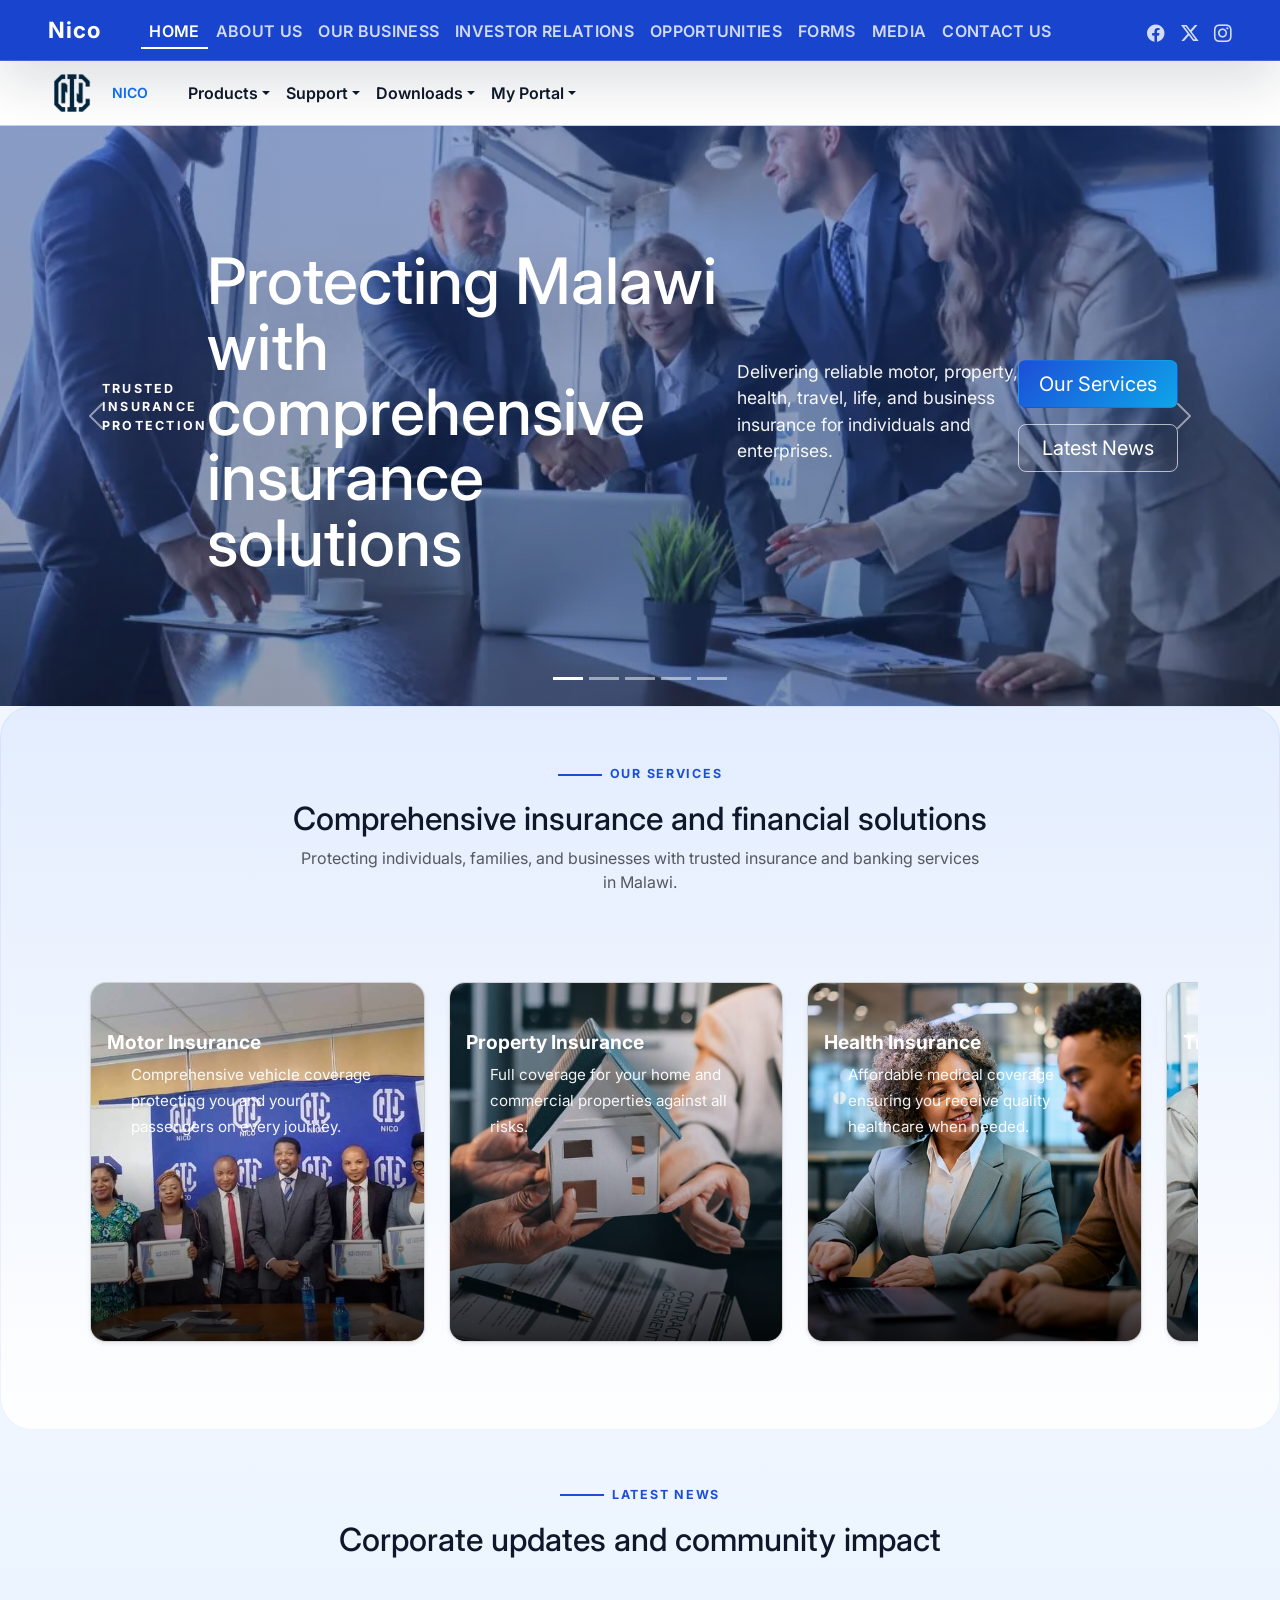
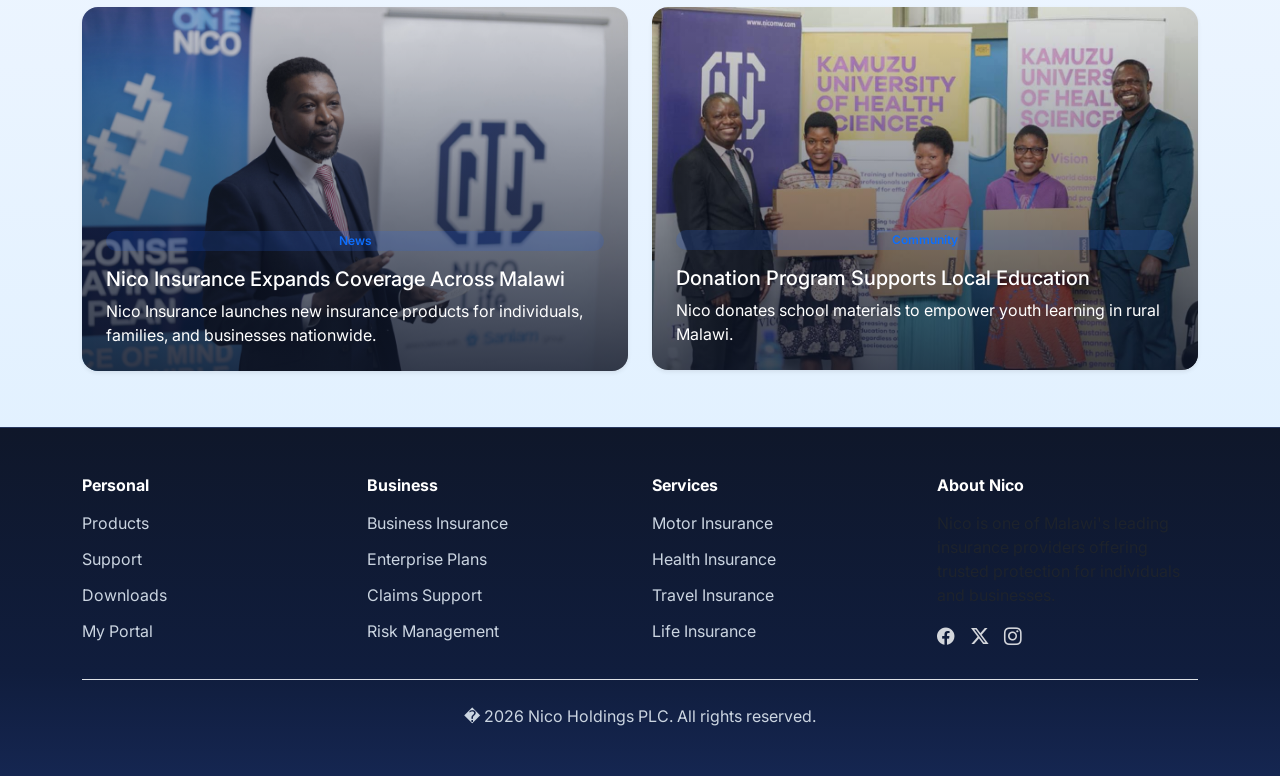
<file: index.html>
<!doctype html>
<html lang="en">
<head>
  <meta charset="utf-8">
  <meta name="viewport" content="width=device-width, initial-scale=1">
  <title>Nico Holdings</title>
  <link rel="preconnect" href="https://fonts.googleapis.com">
  <link rel="preconnect" href="https://fonts.gstatic.com" crossorigin>
  <link href="https://fonts.googleapis.com/css2?family=Inter:wght@400;500;600;700&display=swap" rel="stylesheet">
  <link href="https://cdn.jsdelivr.net/npm/bootstrap-icons@1.11.3/font/bootstrap-icons.min.css" rel="stylesheet">
  <link href="https://cdn.jsdelivr.net/npm/bootstrap@5.3.8/dist/css/bootstrap.min.css" rel="stylesheet">
  <link rel="stylesheet" href="style.css">
</head>
<body>
  <header class="sticky-top">
    <nav class="navbar navbar-expand-lg glass-nav px-3 px-lg-5">
      <div class="container-fluid px-0">
        <a class="navbar-brand fw-bold" href="index.html">Nico</a>
        <button class="navbar-toggler" type="button" data-bs-toggle="collapse" data-bs-target="#mainNav" aria-controls="mainNav" aria-expanded="false" aria-label="Toggle navigation">
          <span class="navbar-toggler-icon"></span>
        </button>
        <div class="collapse navbar-collapse" id="mainNav" data-bs-auto-close="false">
          <ul class="navbar-nav me-auto mb-2 mb-lg-0 mx-lg-4">
            <li class="nav-item"><a class="nav-link active" href="./index.html">Home</a></li>
            <li class="nav-item"><a class="nav-link" href="./about.html">About Us</a></li>
            <li class="nav-item"><a class="nav-link" href="./business.html">Our Business</a></li>
            <li class="nav-item"><a class="nav-link" href="./investors.html">Investor Relations</a></li>
            <li class="nav-item"><a class="nav-link" href="./opportunities.html">Opportunities</a></li>
            <li class="nav-item"><a class="nav-link" href="./forms.html">Forms</a></li>
            <li class="nav-item"><a class="nav-link" href="./media.html">Media</a></li>
            <li class="nav-item"><a class="nav-link" href="./contact.html">Contact Us</a></li>
          </ul>
        </div>
        <div class="nav-icons d-flex align-items-center gap-3 ms-auto">
   <a href="https://www.facebook.com/" target="_blank" class="icon-link">
    <i class="bi bi-facebook"></i>
</a>

<a href="https://x.com/" target="_blank" class="icon-link">
    <i class="bi bi-twitter-x"></i>
</a>

<a href="https://www.instagram.com/" target="_blank" class="icon-link">
    <i class="bi bi-instagram"></i>
</a>
        </div>
      </div>
    </nav>
    <div class="top-info-bar px-3 px-lg-5">
      <div class="container-fluid px-0 d-flex flex-column flex-md-row align-items-center justify-content-start gap-3 py-2">
        <div class="d-flex align-items-center gap-2 text-primary fw-semibold text-uppercase small">
          <img src="images/company%20logo/company%20logo%20.png" alt="Nico" class="top-logo">
          <span>Nico</span>
        </div>
        <div class="d-flex flex-wrap gap-3 ms-3 ms-md-4">
          <div class="dropdown">
            <a class="dropdown-toggle nav-link text-dark fw-semibold" href="products.html">Products</a>
            <ul class="dropdown-menu">
              <li><a class="dropdown-item" href="products.html#personal">Personal Banking</a></li>
              <li><a class="dropdown-item" href="products.html#business">Business Banking</a></li>
              <li><a class="dropdown-item" href="products.html#loans">Loans</a></li>
            </ul>
          </div>
          <div class="dropdown">
            <a class="dropdown-toggle nav-link text-dark fw-semibold" href="support.html">Support</a>
            <ul class="dropdown-menu">
              <li><a class="dropdown-item" href="support.html#help">Help Center</a></li>
              <li><a class="dropdown-item" href="support.html#faq">FAQs</a></li>
              <li><a class="dropdown-item" href="support.html#chat">Live Chat</a></li>
            </ul>
          </div>
          <div class="dropdown">
            <a class="dropdown-toggle nav-link text-dark fw-semibold" href="downloads.html">Downloads</a>
            <ul class="dropdown-menu">
              <li><a class="dropdown-item" href="downloads.html#app">Mobile App</a></li>
              <li><a class="dropdown-item" href="downloads.html#forms">Forms PDF</a></li>
              <li><a class="dropdown-item" href="downloads.html#reports">Reports</a></li>
            </ul>
          </div>
          <div class="dropdown">
            <a class="dropdown-toggle nav-link text-dark fw-semibold" href="portal.html">My Portal</a>
            <ul class="dropdown-menu">
              <li><a class="dropdown-item" href="portal.html#login">Login</a></li>
              <li><a class="dropdown-item" href="portal.html#register">Register</a></li>
              <li><a class="dropdown-item" href="portal.html#dashboard">Dashboard</a></li>
            </ul>
          </div>
        </div>
      </div>
    </div>
  </header>

  <main>
    <section class="hero-section">
      <div id="heroCarousel" class="carousel slide carousel-fade" data-bs-ride="carousel" data-bs-interval="5500">
        <div class="carousel-indicators">
          <button type="button" data-bs-target="#heroCarousel" data-bs-slide-to="0" class="active" aria-current="true" aria-label="Slide 1"></button>
          <button type="button" data-bs-target="#heroCarousel" data-bs-slide-to="1" aria-label="Slide 2"></button>
          <button type="button" data-bs-target="#heroCarousel" data-bs-slide-to="2" aria-label="Slide 3"></button>
          <button type="button" data-bs-target="#heroCarousel" data-bs-slide-to="3" aria-label="Slide 4"></button>
          <button type="button" data-bs-target="#heroCarousel" data-bs-slide-to="4" aria-label="Slide 5"></button>
        </div>

        <div class="carousel-inner">
          <div class="carousel-item active">
            <div class="hero-slide hero-slide-1"></div>
            <div class="hero-overlay"></div>
            <div class="hero-caption container">
              <span class="eyebrow">Trusted insurance protection</span>
              <h1>Protecting Malawi with comprehensive insurance solutions</h1>
              <p>Delivering reliable motor, property, health, travel, life, and business insurance for individuals and enterprises.</p>
              <div class="hero-actions d-flex flex-wrap gap-3">
                <a class="btn btn-primary btn-lg" href="#services">Our Services</a>
                <a class="btn btn-outline-primary btn-lg" href="#news">Latest News</a>
              </div>
            </div>
          </div>

          <div class="carousel-item">
            <div class="hero-slide hero-slide-2"></div>
            <div class="hero-overlay"></div>
            <div class="hero-caption container">
              <span class="eyebrow">Motor insurance excellence</span>
              <h1>Comprehensive vehicle coverage for peace of mind</h1>
              <p>Protecting drivers with reliable motor insurance and dedicated claims support.</p>
              <div class="hero-actions d-flex flex-wrap gap-3">
                <a class="btn btn-primary btn-lg" href="#services">View Solutions</a>
                <a class="btn btn-outline-primary btn-lg" href="#news">Company News</a>
              </div>
            </div>
          </div>

          <div class="carousel-item">
            <div class="hero-slide hero-slide-3"></div>
            <div class="hero-overlay"></div>
            <div class="hero-caption container">
              <span class="eyebrow">Personal protection</span>
              <h1>Secure your family with affordable health and life insurance</h1>
              <p>Quality healthcare coverage and life protection for your loved ones' future.</p>
              <div class="hero-actions d-flex flex-wrap gap-3">
                <a class="btn btn-primary btn-lg" href="#services">Learn More</a>
                <a class="btn btn-outline-primary btn-lg" href="#news">Read News</a>
              </div>
            </div>
          </div>

          <div class="carousel-item">
            <div class="hero-slide hero-slide-4"></div>
            <div class="hero-overlay"></div>
            <div class="hero-caption container">
              <span class="eyebrow">Travel confidence</span>
              <h1>Adventure awaits with Nico travel insurance</h1>
              <p>Complete protection for your journeys across Malawi and beyond.</p>
              <div class="hero-actions d-flex flex-wrap gap-3">
                <a class="btn btn-primary btn-lg" href="#services">See Infrastructure</a>
                <a class="btn btn-outline-primary btn-lg" href="#news">Latest Updates</a>
              </div>
            </div>
          </div>

          <div class="carousel-item">
            <div class="hero-slide hero-slide-5"></div>
            <div class="hero-overlay"></div>
            <div class="hero-caption container">
              <span class="eyebrow">Building futures</span>
              <h1>Growing Malawi's financial security one policy at a time</h1>
              <p>Committed to financial inclusion, reliable insurance, and community development.</p>
              <div class="hero-actions d-flex flex-wrap gap-3">
                <a class="btn btn-primary btn-lg" href="#services">Community Programs</a>
                <a class="btn btn-outline-primary btn-lg" href="#news">Learn More</a>
              </div>
            </div>
          </div>
        </div>

        <button class="carousel-control-prev" type="button" data-bs-target="#heroCarousel" data-bs-slide="prev">
          <span class="carousel-control-prev-icon" aria-hidden="true"></span>
          <span class="visually-hidden">Previous</span>
        </button>
        <button class="carousel-control-next" type="button" data-bs-target="#heroCarousel" data-bs-slide="next">
          <span class="carousel-control-next-icon" aria-hidden="true"></span>
          <span class="visually-hidden">Next</span>
        </button>
      </div>
    </section>

    <section id="services" class="services-section">
      <div class="container">
        <div class="section-header text-center mb-5">
          <p class="section-label">Our Services</p>
          <h2>Comprehensive insurance and financial solutions</h2>
          <p class="section-copy mx-auto text-muted">Protecting individuals, families, and businesses with trusted insurance and banking services in Malawi.</p>
        </div>

        <div class="service-slider overflow-hidden">
          <div class="service-track d-flex flex-nowrap gap-4">
            <article class="service-card service-card-1 card rounded-4 shadow-sm h-100">
              <div class="service-image"></div>
              <div class="card-body position-relative pt-5">
                <h5 class="card-title text-white">Motor Insurance</h5>
                <p class="card-text text-white-75">Comprehensive vehicle coverage protecting you and your passengers on every journey.</p>
              </div>
            </article>
            <article class="service-card service-card-2 card rounded-4 shadow-sm h-100">
              <div class="service-image"></div>
              <div class="card-body position-relative pt-5">
                <h5 class="card-title text-white">Property Insurance</h5>
                <p class="card-text text-white-75">Full coverage for your home and commercial properties against all risks.</p>
              </div>
            </article>
            <article class="service-card service-card-3 card rounded-4 shadow-sm h-100">
              <div class="service-image"></div>
              <div class="card-body position-relative pt-5">
                <h5 class="card-title text-white">Health Insurance</h5>
                <p class="card-text text-white-75">Affordable medical coverage ensuring you receive quality healthcare when needed.</p>
              </div>
            </article>
            <article class="service-card service-card-4 card rounded-4 shadow-sm h-100">
              <div class="service-image"></div>
              <div class="card-body position-relative pt-5">
                <h5 class="card-title text-white">Travel Insurance</h5>
                <p class="card-text text-white-75">Complete protection for domestic and international travel adventures.</p>
              </div>
            </article>
            <article class="service-card service-card-5 card rounded-4 shadow-sm h-100">
              <div class="service-image"></div>
              <div class="card-body position-relative pt-5">
                <h5 class="card-title text-white">Life Insurance</h5>
                <p class="card-text text-white-75">Secure your family's financial future with our life protection plans.</p>
              </div>
            </article>
            <article class="service-card service-card-6 card rounded-4 shadow-sm h-100">
              <div class="service-image"></div>
              <div class="card-body position-relative pt-5">
                <h5 class="card-title text-white">Business Insurance</h5>
                <p class="card-text text-white-75">Tailored coverage protecting your enterprise from operational and financial risks.</p>
              </div>
            </article>
          </div>
        </div>
      </div>
    </section>

    <section id="news" class="news-section">
      <div class="container">
        <div class="section-header text-center mb-5">
          <p class="section-label">Latest News</p>
          <h2>Corporate updates and community impact</h2>
        </div>

        <div class="row g-4">
          <div class="col-lg-6">
            <article class="news-card overflow-hidden shadow-sm rounded-4">
              <img src="images/news section/coverage.jpg" alt="Corporate Update" class="img-fluid w-100">
              <div class="news-card-overlay p-4 d-flex flex-column justify-content-end h-100">
                <span class="badge bg-primary-soft text-primary mb-3">News</span>
                <h5>Nico Insurance Expands Coverage Across Malawi</h5>
                <p class="mb-0">Nico Insurance launches new insurance products for individuals, families, and businesses nationwide.</p>
              </div>
            </article>
          </div>
          <div class="col-lg-6">
            <article class="news-card overflow-hidden shadow-sm rounded-4">
              <img src="images/news section/universities-donation.jpg" alt="Community Support" class="img-fluid w-100">
              <div class="news-card-overlay p-4 d-flex flex-column justify-content-end h-100">
                <span class="badge bg-primary-soft text-primary mb-3">Community</span>
                <h5>Donation Program Supports Local Education</h5>
                <p class="mb-0">Nico donates school materials to empower youth learning in rural Malawi.</p>
              </div>
            </article>
          </div>
        </div>
      </div>
    </section>
  </main>

  <footer class="footer py-5">
    <div class="container">
      <div class="row gy-4">
        <div class="col-md-3">
          <h6 class="text-white fw-bold mb-3">Personal</h6>
          <ul class="list-unstyled mb-0">
            <li><a href="#">Products</a></li>
            <li><a href="#">Support</a></li>
            <li><a href="#">Downloads</a></li>
            <li><a href="#">My Portal</a></li>
          </ul>
        </div>
        <div class="col-md-3">
          <h6 class="text-white fw-bold mb-3">Business</h6>
          <ul class="list-unstyled mb-0">
            <li><a href="#">Business Insurance</a></li>
            <li><a href="#">Enterprise Plans</a></li>
            <li><a href="#">Claims Support</a></li>
            <li><a href="#">Risk Management</a></li>
          </ul>
        </div>
        <div class="col-md-3">
          <h6 class="text-white fw-bold mb-3">Services</h6>
          <ul class="list-unstyled mb-0">
            <li><a href="#">Motor Insurance</a></li>
            <li><a href="#">Health Insurance</a></li>
            <li><a href="#">Travel Insurance</a></li>
            <li><a href="#">Life Insurance</a></li>
          </ul>
        </div>
        <div class="col-md-3">
          <h6 class="text-white fw-bold mb-3">About Nico</h6>
          <p class="text-muted">Nico is one of Malawi's leading insurance providers offering trusted protection for individuals and businesses.</p>
          <div class="d-flex gap-3 mt-3">
            <a href="#" class="icon-link"><i class="bi bi-facebook"></i></a>
            <a href="#" class="icon-link"><i class="bi bi-twitter-x"></i></a>
            <a href="#" class="icon-link"><i class="bi bi-instagram"></i></a>
          </div>
        </div>
      </div>
      <div class="text-center pt-4 mt-4 border-top border-white-10">
        <p class="mb-0">� 2026 Nico Holdings PLC. All rights reserved.</p>
      </div>
    </div>
  </footer>

  <script src="https://cdn.jsdelivr.net/npm/bootstrap@5.3.8/dist/js/bootstrap.bundle.min.js"></script>
  <script src="script.js"></script>
</body>
</html>
</file>
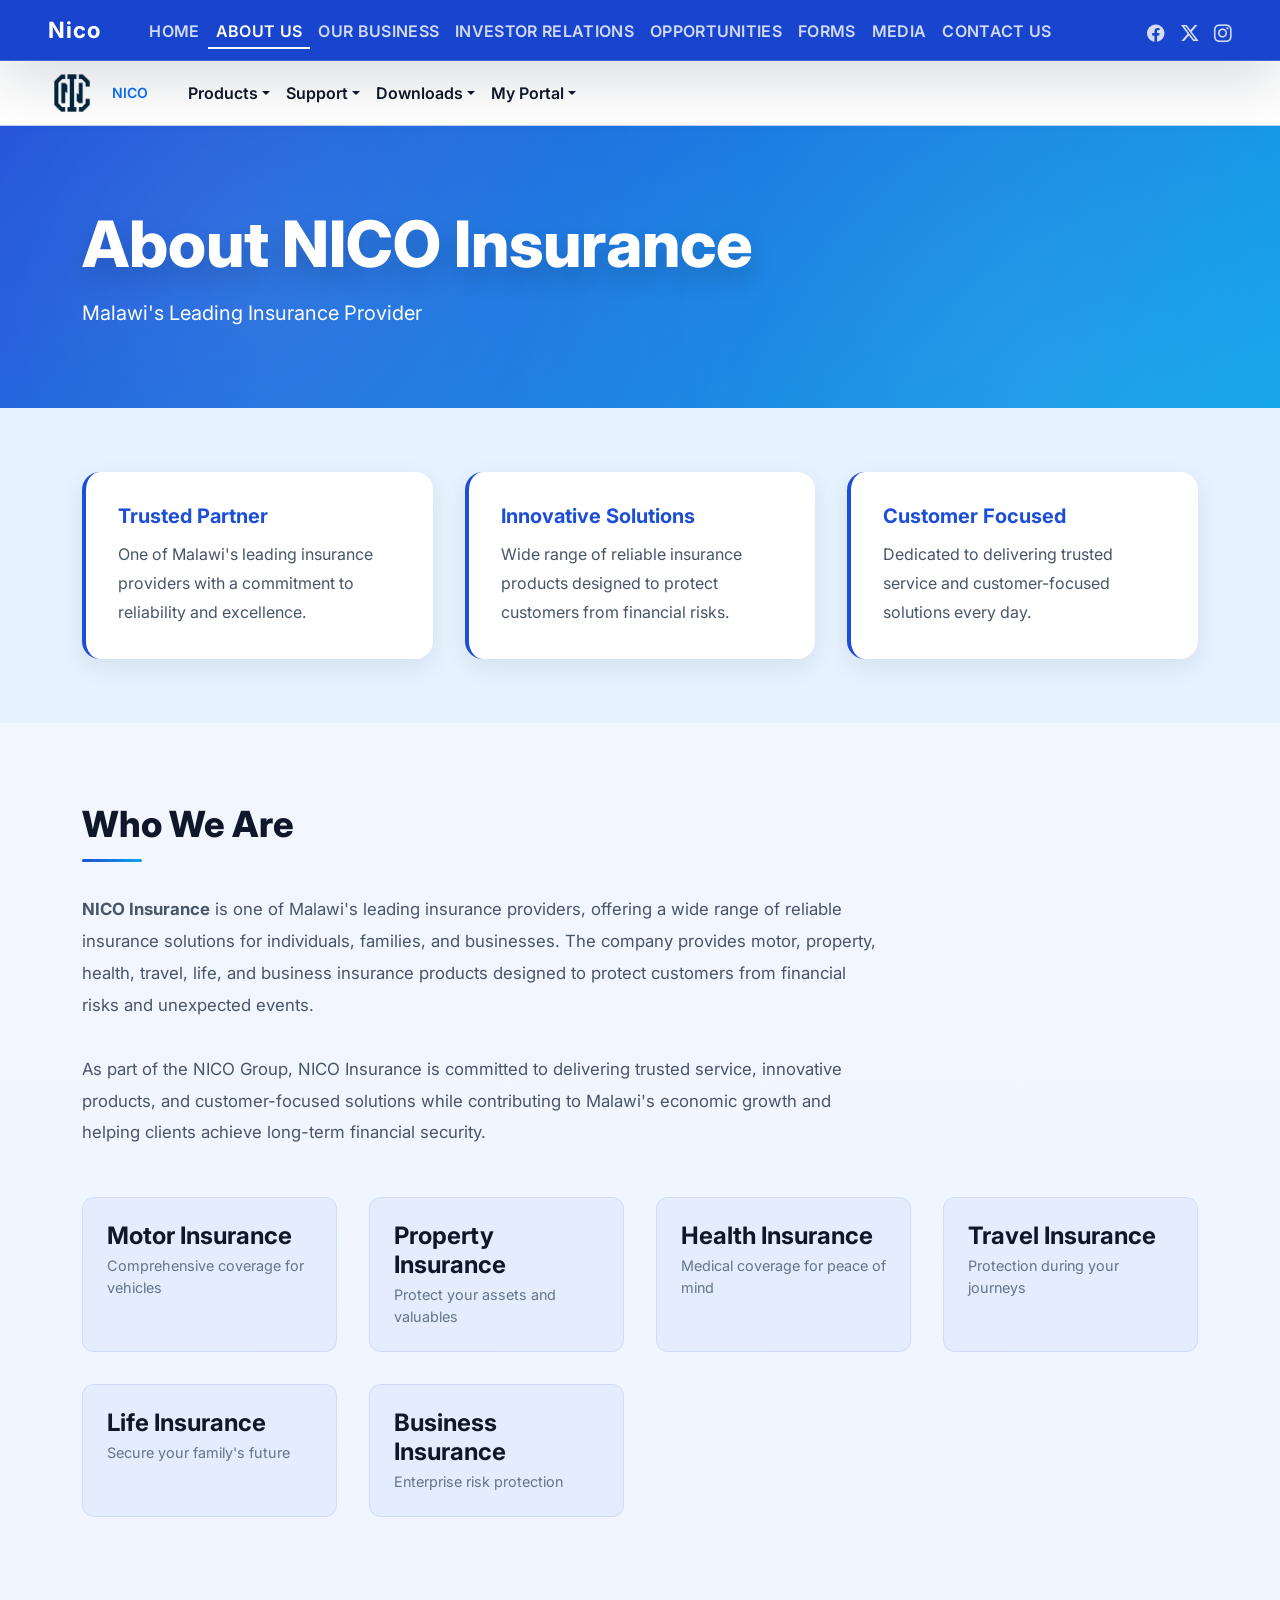
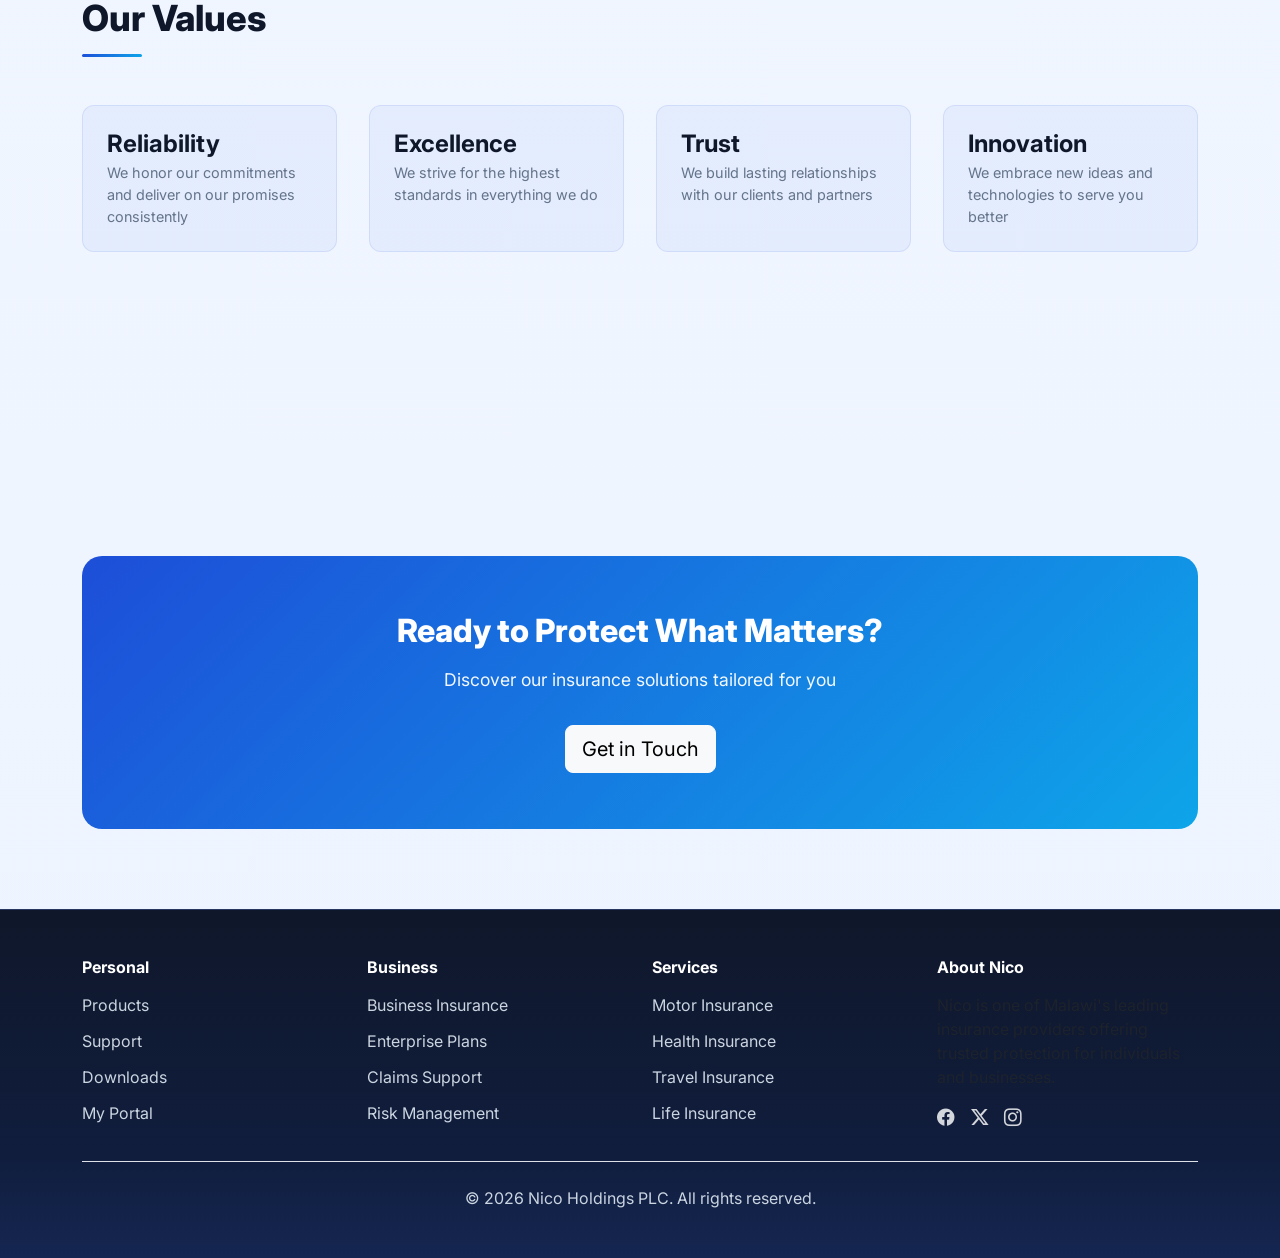
<file: about.html>
<!doctype html>
<html lang="en">
<head>
  <meta charset="utf-8">
  <meta name="viewport" content="width=device-width, initial-scale=1">
  <title>About Nico Insurance | Malawi's Leading Insurance Provider</title>
  <link rel="preconnect" href="https://fonts.googleapis.com">
  <link rel="preconnect" href="https://fonts.gstatic.com" crossorigin>
  <link href="https://fonts.googleapis.com/css2?family=Inter:wght@400;500;600;700&display=swap" rel="stylesheet">
  <link href="https://cdn.jsdelivr.net/npm/bootstrap-icons@1.11.3/font/bootstrap-icons.min.css" rel="stylesheet">
  <link href="https://cdn.jsdelivr.net/npm/bootstrap@5.3.8/dist/css/bootstrap.min.css" rel="stylesheet">
  <link rel="stylesheet" href="style.css">
  <style>
    .about-hero {
      background: linear-gradient(135deg, #1d4ed8 0%, #0ea5e9 100%);
      color: white;
      padding: 5rem 0;
      position: relative;
      overflow: hidden;
    }

    .about-hero::before {
      content: '';
      position: absolute;
      inset: 0;
      background: radial-gradient(circle at 20% 50%, rgba(255,255,255,0.1), transparent 50%),
                  radial-gradient(circle at 80% 80%, rgba(255,255,255,0.08), transparent 50%);
      pointer-events: none;
    }

    .about-hero .container {
      position: relative;
      z-index: 1;
    }

    .about-hero h1 {
      font-size: clamp(2.5rem, 5vw, 4rem);
      font-weight: 800;
      margin-bottom: 1rem;
      text-shadow: 0 12px 24px rgba(0, 0, 0, 0.15);
    }

    .about-intro {
      padding: 4rem 0;
      background: rgba(226, 241, 255, 0.6);
    }

    .about-intro .intro-grid {
      display: grid;
      grid-template-columns: repeat(auto-fit, minmax(280px, 1fr));
      gap: 2rem;
    }

    .intro-card {
      background: white;
      padding: 2rem;
      border-radius: 18px;
      box-shadow: 0 8px 24px rgba(15, 23, 42, 0.08);
      border-left: 4px solid #1d4ed8;
    }

    .intro-card h3 {
      color: #1d4ed8;
      font-weight: 700;
      margin-bottom: 0.75rem;
      font-size: 1.25rem;
    }

    .intro-card p {
      color: #475569;
      line-height: 1.8;
      margin: 0;
    }

    .about-content {
      padding: 5rem 0;
    }

    .about-section {
      margin-bottom: 5rem;
    }

    .about-section h2 {
      font-size: 2.25rem;
      font-weight: 800;
      margin-bottom: 2rem;
      color: #0f172a;
      position: relative;
      padding-bottom: 1rem;
    }

    .about-section h2::after {
      content: '';
      position: absolute;
      bottom: 0;
      left: 0;
      width: 60px;
      height: 3px;
      background: linear-gradient(135deg, #1d4ed8, #0ea5e9);
      border-radius: 2px;
    }

    .about-text {
      font-size: 1.05rem;
      line-height: 1.9;
      color: #475569;
      max-width: 800px;
      margin-bottom: 2rem;
    }

    .highlights {
      display: grid;
      grid-template-columns: repeat(auto-fit, minmax(240px, 1fr));
      gap: 2rem;
      margin-top: 3rem;
    }

    .highlight-item {
      display: flex;
      gap: 1rem;
      padding: 1.5rem;
      background: rgba(29, 78, 216, 0.05);
      border-radius: 12px;
      border: 1px solid rgba(29, 78, 216, 0.1);
    }

    .highlight-item i {
      color: #1d4ed8;
      font-size: 1.75rem;
      flex-shrink: 0;
    }

    .highlight-text h4 {
      color: #0f172a;
      font-weight: 700;
      margin-bottom: 0.25rem;
    }

    .highlight-text p {
      color: #64748b;
      font-size: 0.9rem;
      margin: 0;
    }

    .cta-section {
      background: linear-gradient(135deg, #1d4ed8 0%, #0ea5e9 100%);
      color: white;
      padding: 3.5rem 0;
      border-radius: 20px;
      text-align: center;
      margin-top: 4rem;
    }

    .cta-section h3 {
      font-size: 2rem;
      font-weight: 800;
      margin-bottom: 1rem;
    }

    .cta-section p {
      font-size: 1.1rem;
      opacity: 0.95;
      margin-bottom: 2rem;
    }
  </style>
</head>

<body>
  <header class="sticky-top">
    <nav class="navbar navbar-expand-lg glass-nav px-3 px-lg-5">
      <div class="container-fluid px-0">
        <a class="navbar-brand fw-bold" href="index.html">Nico</a>
        <button class="navbar-toggler" type="button" data-bs-toggle="collapse" data-bs-target="#mainNav" aria-controls="mainNav" aria-expanded="false" aria-label="Toggle navigation">
          <span class="navbar-toggler-icon"></span>
        </button>
        <div class="collapse navbar-collapse" id="mainNav" data-bs-auto-close="false">
          <ul class="navbar-nav me-auto mb-2 mb-lg-0 mx-lg-4">
            <li class="nav-item"><a class="nav-link" href="index.html">Home</a></li>
            <li class="nav-item"><a class="nav-link active" href="about.html">About Us</a></li>
            <li class="nav-item"><a class="nav-link" href="business.html">Our Business</a></li>
            <li class="nav-item"><a class="nav-link" href="investors.html">Investor Relations</a></li>
            <li class="nav-item"><a class="nav-link" href="opportunities.html">Opportunities</a></li>
            <li class="nav-item"><a class="nav-link" href="forms.html">Forms</a></li>
            <li class="nav-item"><a class="nav-link" href="media.html">Media</a></li>
            <li class="nav-item"><a class="nav-link" href="contact.html">Contact Us</a></li>
          </ul>
        </div>
        <div class="nav-icons d-flex align-items-center gap-3 ms-auto">
          <a href="https://www.facebook.com/" target="_blank" class="icon-link">
            <i class="bi bi-facebook"></i>
          </a>
          <a href="https://x.com/" target="_blank" class="icon-link">
            <i class="bi bi-twitter-x"></i>
          </a>
          <a href="https://www.instagram.com/" target="_blank" class="icon-link">
            <i class="bi bi-instagram"></i>
          </a>
        </div>
      </div>
    </nav>
    <div class="top-info-bar px-3 px-lg-5">
      <div class="container-fluid px-0 d-flex flex-column flex-md-row align-items-center justify-content-start gap-3 py-2">
        <div class="d-flex align-items-center gap-2 text-primary fw-semibold text-uppercase small">
          <img src="images/company%20logo/company%20logo%20.png" alt="Nico" class="top-logo">
          <span>Nico</span>
        </div>
        <div class="d-flex flex-wrap gap-3 ms-3 ms-md-4">
          <div class="dropdown">
            <a class="dropdown-toggle nav-link text-dark fw-semibold" href="products.html">Products</a>
            <ul class="dropdown-menu">
              <li><a class="dropdown-item" href="products.html#personal">Personal Banking</a></li>
              <li><a class="dropdown-item" href="products.html#business">Business Banking</a></li>
              <li><a class="dropdown-item" href="products.html#loans">Loans</a></li>
            </ul>
          </div>
          <div class="dropdown">
            <a class="dropdown-toggle nav-link text-dark fw-semibold" href="support.html">Support</a>
            <ul class="dropdown-menu">
              <li><a class="dropdown-item" href="support.html#help">Help Center</a></li>
              <li><a class="dropdown-item" href="support.html#faq">FAQs</a></li>
              <li><a class="dropdown-item" href="support.html#chat">Live Chat</a></li>
            </ul>
          </div>
          <div class="dropdown">
            <a class="dropdown-toggle nav-link text-dark fw-semibold" href="downloads.html">Downloads</a>
            <ul class="dropdown-menu">
              <li><a class="dropdown-item" href="downloads.html#app">Mobile App</a></li>
              <li><a class="dropdown-item" href="downloads.html#forms">Forms PDF</a></li>
              <li><a class="dropdown-item" href="downloads.html#reports">Reports</a></li>
            </ul>
          </div>
          <div class="dropdown">
            <a class="dropdown-toggle nav-link text-dark fw-semibold" href="portal.html">My Portal</a>
            <ul class="dropdown-menu">
              <li><a class="dropdown-item" href="portal.html#login">Login</a></li>
              <li><a class="dropdown-item" href="portal.html#register">Register</a></li>
              <li><a class="dropdown-item" href="portal.html#dashboard">Dashboard</a></li>
            </ul>
          </div>
        </div>
      </div>
    </div>
  </header>

  <main>
    <!-- HERO SECTION -->
    <section class="about-hero">
      <div class="container">
        <h1>About NICO Insurance</h1>
        <p class="fs-5 mb-0">Malawi's Leading Insurance Provider</p>
      </div>
    </section>

    <!-- INTRO CARDS -->
    <section class="about-intro">
      <div class="container">
        <div class="intro-grid">
          <div class="intro-card">
            <h3>Trusted Partner</h3>
            <p>One of Malawi's leading insurance providers with a commitment to reliability and excellence.</p>
          </div>
          <div class="intro-card">
            <h3>Innovative Solutions</h3>
            <p>Wide range of reliable insurance products designed to protect customers from financial risks.</p>
          </div>
          <div class="intro-card">
            <h3>Customer Focused</h3>
            <p>Dedicated to delivering trusted service and customer-focused solutions every day.</p>
          </div>
        </div>
      </div>
    </section>

    <!-- MAIN CONTENT -->
    <section class="about-content">
      <div class="container">

        <!-- WHO WE ARE -->
        <div class="about-section">
          <h2>Who We Are</h2>
          <p class="about-text">
            <strong>NICO Insurance</strong> is one of Malawi's leading insurance providers, offering a wide range of reliable insurance solutions for individuals, families, and businesses. The company provides motor, property, health, travel, life, and business insurance products designed to protect customers from financial risks and unexpected events.
          </p>
          <p class="about-text">
            As part of the NICO Group, NICO Insurance is committed to delivering trusted service, innovative products, and customer-focused solutions while contributing to Malawi's economic growth and helping clients achieve long-term financial security.
          </p>

          <div class="highlights">
            <div class="highlight-item">
              <div class="highlight-text">
                <h4>Motor Insurance</h4>
                <p>Comprehensive coverage for vehicles</p>
              </div>
            </div>
            <div class="highlight-item">
              <div class="highlight-text">
                <h4>Property Insurance</h4>
                <p>Protect your assets and valuables</p>
              </div>
            </div>
            <div class="highlight-item">
              <div class="highlight-text">
                <h4>Health Insurance</h4>
                <p>Medical coverage for peace of mind</p>
              </div>
            </div>
            <div class="highlight-item">
              <div class="highlight-text">
                <h4>Travel Insurance</h4>
                <p>Protection during your journeys</p>
              </div>
            </div>
            <div class="highlight-item">
              <div class="highlight-text">
                <h4>Life Insurance</h4>
                <p>Secure your family's future</p>
              </div>
            </div>
            <div class="highlight-item">
              <div class="highlight-text">
                <h4>Business Insurance</h4>
                <p>Enterprise risk protection</p>
              </div>
            </div>
          </div>
        </div>

        <!-- OUR VALUES -->
        <div class="about-section">
          <h2>Our Values</h2>
          <div class="highlights">
            <div class="highlight-item">
              <div class="highlight-text">
                <h4>Reliability</h4>
                <p>We honor our commitments and deliver on our promises consistently</p>
              </div>
            </div>
            <div class="highlight-item">
              <div class="highlight-text">
                <h4>Excellence</h4>
                <p>We strive for the highest standards in everything we do</p>
              </div>
            </div>
            <div class="highlight-item">
              <div class="highlight-text">
                <h4>Trust</h4>
                <p>We build lasting relationships with our clients and partners</p>
              </div>
            </div>
            <div class="highlight-item">
              <div class="highlight-text">
                <h4>Innovation</h4>
                <p>We embrace new ideas and technologies to serve you better</p>
              </div>
            </div>
          </div>
        </div>

      </div>
    </section>

    <!-- CTA SECTION -->
    <section class="about-content">
      <div class="container">
        <div class="cta-section">
          <h3>Ready to Protect What Matters?</h3>
          <p>Discover our insurance solutions tailored for you</p>
          <a href="contact.html" class="btn btn-light btn-lg">Get in Touch</a>
        </div>
      </div>
    </section>

  </main>

  <footer class="footer py-5">
    <div class="container">
      <div class="row gy-4">
        <div class="col-md-3">
          <h6 class="text-white fw-bold mb-3">Personal</h6>
          <ul class="list-unstyled mb-0">
            <li><a href="#">Products</a></li>
            <li><a href="#">Support</a></li>
            <li><a href="#">Downloads</a></li>
            <li><a href="#">My Portal</a></li>
          </ul>
        </div>
        <div class="col-md-3">
          <h6 class="text-white fw-bold mb-3">Business</h6>
          <ul class="list-unstyled mb-0">
            <li><a href="#">Business Insurance</a></li>
            <li><a href="#">Enterprise Plans</a></li>
            <li><a href="#">Claims Support</a></li>
            <li><a href="#">Risk Management</a></li>
          </ul>
        </div>
        <div class="col-md-3">
          <h6 class="text-white fw-bold mb-3">Services</h6>
          <ul class="list-unstyled mb-0">
            <li><a href="#">Motor Insurance</a></li>
            <li><a href="#">Health Insurance</a></li>
            <li><a href="#">Travel Insurance</a></li>
            <li><a href="#">Life Insurance</a></li>
          </ul>
        </div>
        <div class="col-md-3">
          <h6 class="text-white fw-bold mb-3">About Nico</h6>
          <p class="text-muted">Nico is one of Malawi's leading insurance providers offering trusted protection for individuals and businesses.</p>
          <div class="d-flex gap-3 mt-3">
            <a href="#" class="icon-link"><i class="bi bi-facebook"></i></a>
            <a href="#" class="icon-link"><i class="bi bi-twitter-x"></i></a>
            <a href="#" class="icon-link"><i class="bi bi-instagram"></i></a>
          </div>
        </div>
      </div>
      <div class="text-center pt-4 mt-4 border-top border-white-10">
        <p class="mb-0">© 2026 Nico Holdings PLC. All rights reserved.</p>
      </div>
    </div>
  </footer>

  <script src="https://cdn.jsdelivr.net/npm/bootstrap@5.3.8/dist/js/bootstrap.bundle.min.js"></script>
  <script src="script.js"></script>
</body>
</html>
</file>
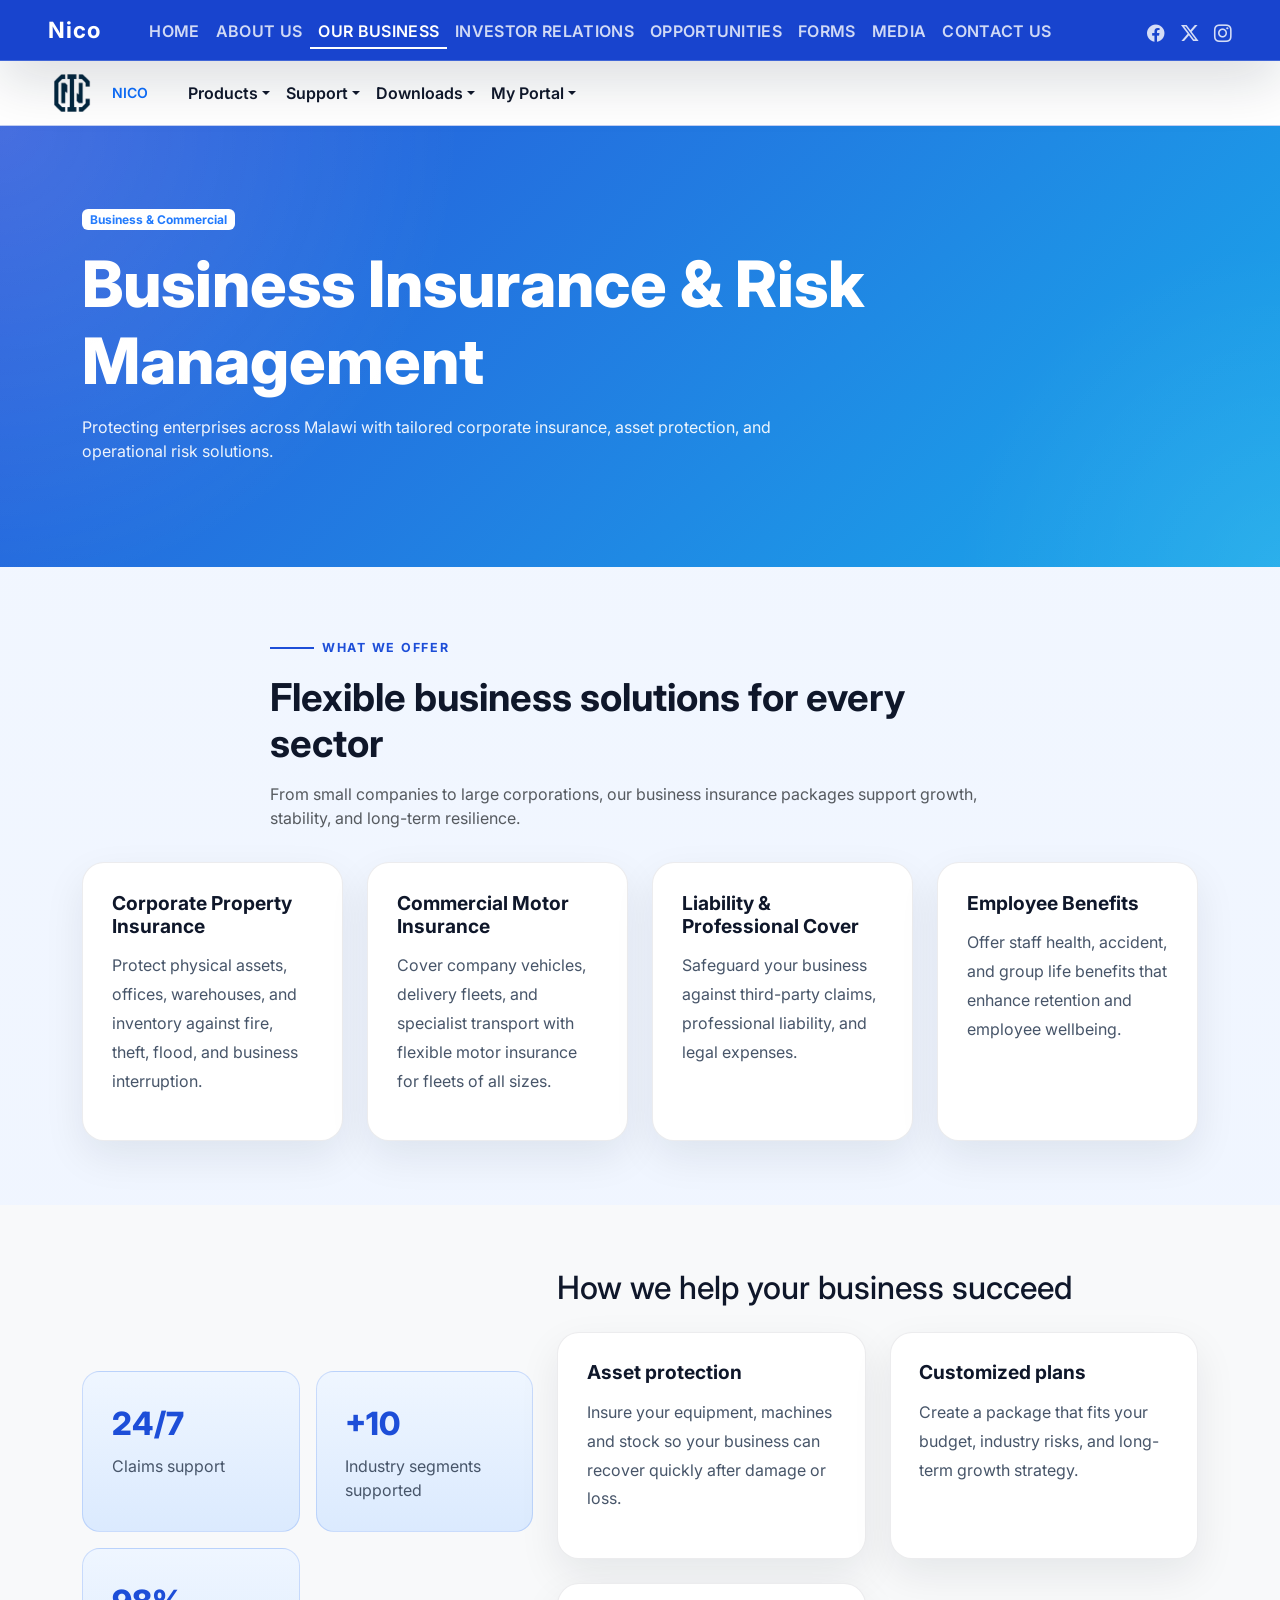
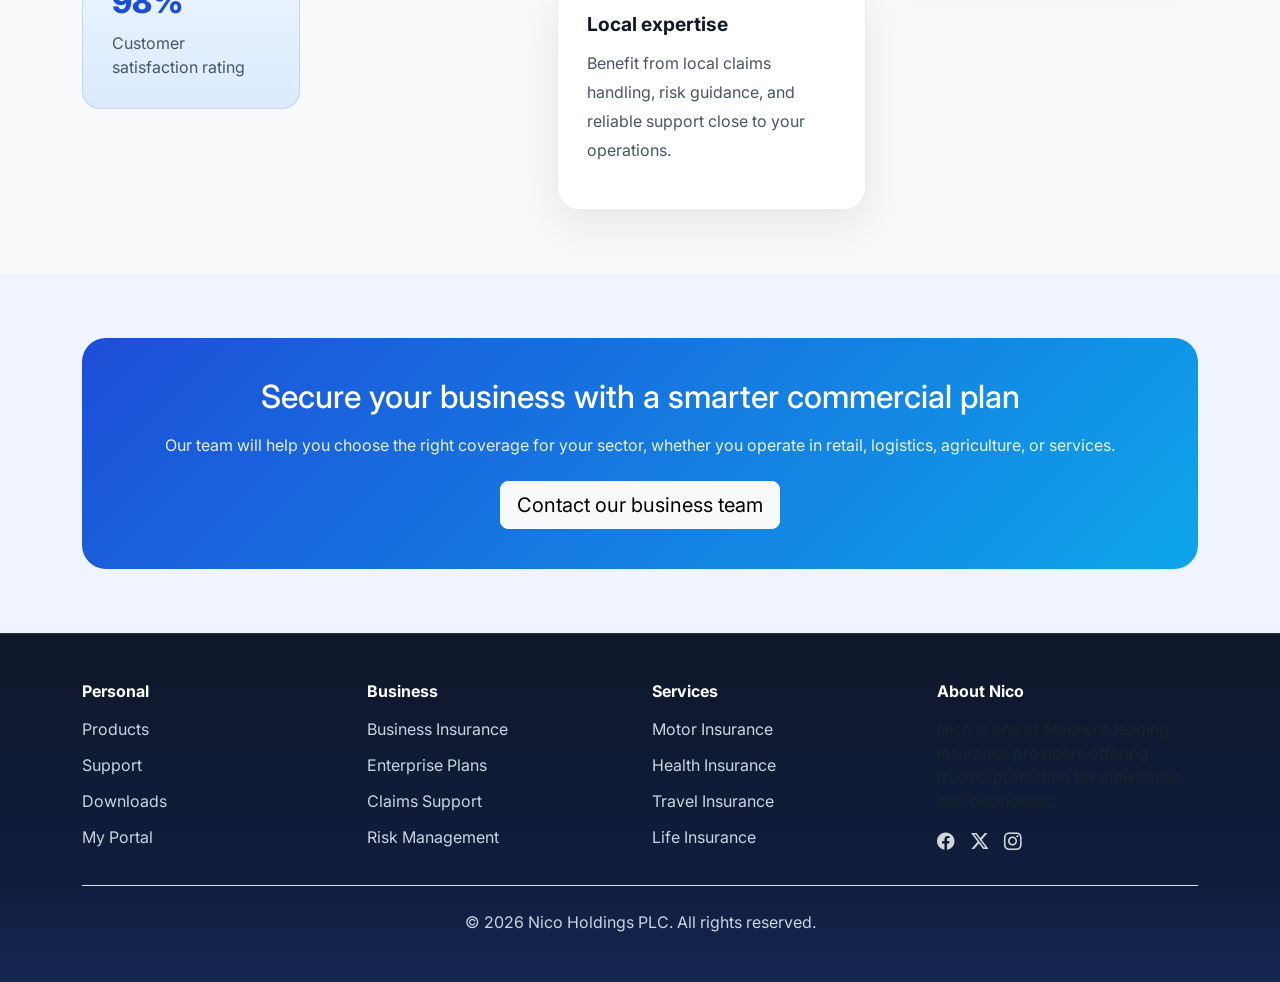
<file: business.html>
<!doctype html>
<html lang="en">
<head>
  <meta charset="utf-8">
  <meta name="viewport" content="width=device-width, initial-scale=1">
  <title>Business Services | Nico Holdings</title>
  <link rel="preconnect" href="https://fonts.googleapis.com">
  <link rel="preconnect" href="https://fonts.gstatic.com" crossorigin>
  <link href="https://fonts.googleapis.com/css2?family=Inter:wght@400;500;600;700&display=swap" rel="stylesheet">
  <link href="https://cdn.jsdelivr.net/npm/bootstrap-icons@1.11.3/font/bootstrap-icons.min.css" rel="stylesheet">
  <link href="https://cdn.jsdelivr.net/npm/bootstrap@5.3.8/dist/css/bootstrap.min.css" rel="stylesheet">
  <link rel="stylesheet" href="style.css">
  <style>
    .page-hero { background: linear-gradient(135deg, rgba(29,78,216,0.95), rgba(14,165,233,0.95)); color: #fff; padding: 5rem 0; position: relative; overflow: hidden; }
    .page-hero::after { content: ''; position: absolute; inset: 0; background: radial-gradient(circle at top left, rgba(255,255,255,0.14), transparent 34%), radial-gradient(circle at bottom right, rgba(255,255,255,0.08), transparent 24%); pointer-events: none; }
    .page-hero h1 { font-size: clamp(2.6rem, 5vw, 4rem); font-weight: 800; margin-bottom: 1rem; }
    .page-hero p { max-width: 720px; color: rgba(255,255,255,0.92); margin-bottom: 1.5rem; }
    .page-section { padding: 4rem 0; }
    .section-header h2 { font-size: 2.4rem; font-weight: 700; margin-bottom: 1rem; }
    .feature-grid { display: grid; gap: 1.5rem; grid-template-columns: repeat(auto-fit, minmax(240px, 1fr)); }
    .feature-card { background: #fff; border-radius: 22px; padding: 1.8rem; box-shadow: 0 16px 40px rgba(15,23,42,0.08); border: 1px solid rgba(15,23,42,0.08); }
    .feature-card h3 { font-size: 1.2rem; font-weight: 700; margin-bottom: 0.85rem; }
    .feature-card p { color: #475569; line-height: 1.8; }
    .stats-grid { display: grid; gap: 1rem; grid-template-columns: repeat(auto-fit, minmax(180px, 1fr)); }
    .stats-card { background: linear-gradient(180deg, #eff6ff, #dbeafe); border-radius: 18px; padding: 1.8rem; border: 1px solid rgba(37,99,235,0.18); }
    .stats-card .value { font-size: 2rem; font-weight: 800; color: #1d4ed8; margin-bottom: 0.35rem; }
    .stats-card .label { color: #475569; }
    .cta-panel { background: linear-gradient(135deg, #1d4ed8, #0ea5e9); border-radius: 24px; color: #fff; padding: 2.5rem; text-align: center; }
    .cta-panel p { opacity: 0.9; }
    @media (max-width: 767px) { .page-hero { padding: 3rem 0; } }
  </style>
</head>
<body>
  <header class="sticky-top">
    <nav class="navbar navbar-expand-lg glass-nav px-3 px-lg-5">
      <div class="container-fluid px-0">
        <a class="navbar-brand fw-bold" href="index.html">Nico</a>
        <button class="navbar-toggler" type="button" data-bs-toggle="collapse" data-bs-target="#mainNav" aria-controls="mainNav" aria-expanded="false" aria-label="Toggle navigation">
          <span class="navbar-toggler-icon"></span>
        </button>
        <div class="collapse navbar-collapse" id="mainNav" data-bs-auto-close="false">
          <ul class="navbar-nav me-auto mb-2 mb-lg-0 mx-lg-4">
            <li class="nav-item"><a class="nav-link" href="index.html">Home</a></li>
            <li class="nav-item"><a class="nav-link" href="about.html">About Us</a></li>
            <li class="nav-item"><a class="nav-link active" href="business.html">Our Business</a></li>
            <li class="nav-item"><a class="nav-link" href="investors.html">Investor Relations</a></li>
            <li class="nav-item"><a class="nav-link" href="opportunities.html">Opportunities</a></li>
            <li class="nav-item"><a class="nav-link" href="forms.html">Forms</a></li>
            <li class="nav-item"><a class="nav-link" href="media.html">Media</a></li>
            <li class="nav-item"><a class="nav-link" href="contact.html">Contact Us</a></li>
          </ul>
        </div>
        <div class="nav-icons d-flex align-items-center gap-3 ms-auto">
          <a href="https://www.facebook.com/" target="_blank" class="icon-link">
            <i class="bi bi-facebook"></i>
          </a>
          <a href="https://x.com/" target="_blank" class="icon-link">
            <i class="bi bi-twitter-x"></i>
          </a>
          <a href="https://www.instagram.com/" target="_blank" class="icon-link">
            <i class="bi bi-instagram"></i>
          </a>
        </div>
      </div>
    </nav>
    <div class="top-info-bar px-3 px-lg-5">
      <div class="container-fluid px-0 d-flex flex-column flex-md-row align-items-center justify-content-start gap-3 py-2">
        <div class="d-flex align-items-center gap-2 text-primary fw-semibold text-uppercase small">
          <img src="images/company%20logo/company%20logo%20.png" alt="Nico" class="top-logo">
          <span>Nico</span>
        </div>
        <div class="d-flex flex-wrap gap-3 ms-3 ms-md-4">
          <div class="dropdown">
            <a class="dropdown-toggle nav-link text-dark fw-semibold" href="products.html">Products</a>
            <ul class="dropdown-menu">
              <li><a class="dropdown-item" href="products.html#personal">Personal Banking</a></li>
              <li><a class="dropdown-item" href="products.html#business">Business Banking</a></li>
              <li><a class="dropdown-item" href="products.html#loans">Loans</a></li>
            </ul>
          </div>
          <div class="dropdown">
            <a class="dropdown-toggle nav-link text-dark fw-semibold" href="support.html">Support</a>
            <ul class="dropdown-menu">
              <li><a class="dropdown-item" href="support.html#help">Help Center</a></li>
              <li><a class="dropdown-item" href="support.html#faq">FAQs</a></li>
              <li><a class="dropdown-item" href="support.html#chat">Live Chat</a></li>
            </ul>
          </div>
          <div class="dropdown">
            <a class="dropdown-toggle nav-link text-dark fw-semibold" href="downloads.html">Downloads</a>
            <ul class="dropdown-menu">
              <li><a class="dropdown-item" href="downloads.html#app">Mobile App</a></li>
              <li><a class="dropdown-item" href="downloads.html#forms">Forms PDF</a></li>
              <li><a class="dropdown-item" href="downloads.html#reports">Reports</a></li>
            </ul>
          </div>
          <div class="dropdown">
            <a class="dropdown-toggle nav-link text-dark fw-semibold" href="portal.html">My Portal</a>
            <ul class="dropdown-menu">
              <li><a class="dropdown-item" href="portal.html#login">Login</a></li>
              <li><a class="dropdown-item" href="portal.html#register">Register</a></li>
              <li><a class="dropdown-item" href="portal.html#dashboard">Dashboard</a></li>
            </ul>
          </div>
        </div>
      </div>
    </div>
  </header>

  <main>
    <section class="page-hero">
      <div class="container">
        <span class="badge bg-white text-primary mb-3">Business & Commercial</span>
        <h1>Business Insurance & Risk Management</h1>
        <p>Protecting enterprises across Malawi with tailored corporate insurance, asset protection, and operational risk solutions.</p>
      </div>
    </section>

    <section class="page-section">
      <div class="container">
        <div class="section-header">
          <p class="section-label">What We Offer</p>
          <h2>Flexible business solutions for every sector</h2>
          <p class="text-muted">From small companies to large corporations, our business insurance packages support growth, stability, and long-term resilience.</p>
        </div>

        <div class="feature-grid">
          <article class="feature-card">
            <h3>Corporate Property Insurance</h3>
            <p>Protect physical assets, offices, warehouses, and inventory against fire, theft, flood, and business interruption.</p>
          </article>
          <article class="feature-card">
            <h3>Commercial Motor Insurance</h3>
            <p>Cover company vehicles, delivery fleets, and specialist transport with flexible motor insurance for fleets of all sizes.</p>
          </article>
          <article class="feature-card">
            <h3>Liability & Professional Cover</h3>
            <p>Safeguard your business against third-party claims, professional liability, and legal expenses.</p>
          </article>
          <article class="feature-card">
            <h3>Employee Benefits</h3>
            <p>Offer staff health, accident, and group life benefits that enhance retention and employee wellbeing.</p>
          </article>
        </div>
      </div>
    </section>

    <section class="page-section bg-light">
      <div class="container">
        <div class="row align-items-center gy-4">
          <div class="col-lg-5">
            <div class="stats-grid">
              <div class="stats-card">
                <div class="value">24/7</div>
                <div class="label">Claims support</div>
              </div>
              <div class="stats-card">
                <div class="value">+10</div>
                <div class="label">Industry segments supported</div>
              </div>
              <div class="stats-card">
                <div class="value">98%</div>
                <div class="label">Customer satisfaction rating</div>
              </div>
            </div>
          </div>
          <div class="col-lg-7">
            <h2 class="mb-4">How we help your business succeed</h2>
            <div class="feature-grid">
              <article class="feature-card">
                <h3>Asset protection</h3>
                <p>Insure your equipment, machines and stock so your business can recover quickly after damage or loss.</p>
              </article>
              <article class="feature-card">
                <h3>Customized plans</h3>
                <p>Create a package that fits your budget, industry risks, and long-term growth strategy.</p>
              </article>
              <article class="feature-card">
                <h3>Local expertise</h3>
                <p>Benefit from local claims handling, risk guidance, and reliable support close to your operations.</p>
              </article>
            </div>
          </div>
        </div>
      </div>
    </section>

    <section class="page-section">
      <div class="container">
        <div class="cta-panel">
          <h2 class="mb-3">Secure your business with a smarter commercial plan</h2>
          <p class="mb-4">Our team will help you choose the right coverage for your sector, whether you operate in retail, logistics, agriculture, or services.</p>
          <a href="contact.html" class="btn btn-light btn-lg">Contact our business team</a>
        </div>
      </div>
    </section>
  </main>

  <footer class="footer py-5">
    <div class="container">
      <div class="row gy-4">
        <div class="col-md-3">
          <h6 class="text-white fw-bold mb-3">Personal</h6>
          <ul class="list-unstyled mb-0">
            <li><a href="#">Products</a></li>
            <li><a href="#">Support</a></li>
            <li><a href="#">Downloads</a></li>
            <li><a href="#">My Portal</a></li>
          </ul>
        </div>
        <div class="col-md-3">
          <h6 class="text-white fw-bold mb-3">Business</h6>
          <ul class="list-unstyled mb-0">
            <li><a href="#">Business Insurance</a></li>
            <li><a href="#">Enterprise Plans</a></li>
            <li><a href="#">Claims Support</a></li>
            <li><a href="#">Risk Management</a></li>
          </ul>
        </div>
        <div class="col-md-3">
          <h6 class="text-white fw-bold mb-3">Services</h6>
          <ul class="list-unstyled mb-0">
            <li><a href="#">Motor Insurance</a></li>
            <li><a href="#">Health Insurance</a></li>
            <li><a href="#">Travel Insurance</a></li>
            <li><a href="#">Life Insurance</a></li>
          </ul>
        </div>
        <div class="col-md-3">
          <h6 class="text-white fw-bold mb-3">About Nico</h6>
          <p class="text-muted">Nico is one of Malawi's leading insurance providers offering trusted protection for individuals and businesses.</p>
          <div class="d-flex gap-3 mt-3">
            <a href="#" class="icon-link"><i class="bi bi-facebook"></i></a>
            <a href="#" class="icon-link"><i class="bi bi-twitter-x"></i></a>
            <a href="#" class="icon-link"><i class="bi bi-instagram"></i></a>
          </div>
        </div>
      </div>
      <div class="text-center pt-4 mt-4 border-top border-white-10">
        <p class="mb-0">© 2026 Nico Holdings PLC. All rights reserved.</p>
      </div>
    </div>
  </footer>

  <script src="https://cdn.jsdelivr.net/npm/bootstrap@5.3.8/dist/js/bootstrap.bundle.min.js"></script>
  <script src="script.js"></script>
</body>
</html>
</file>
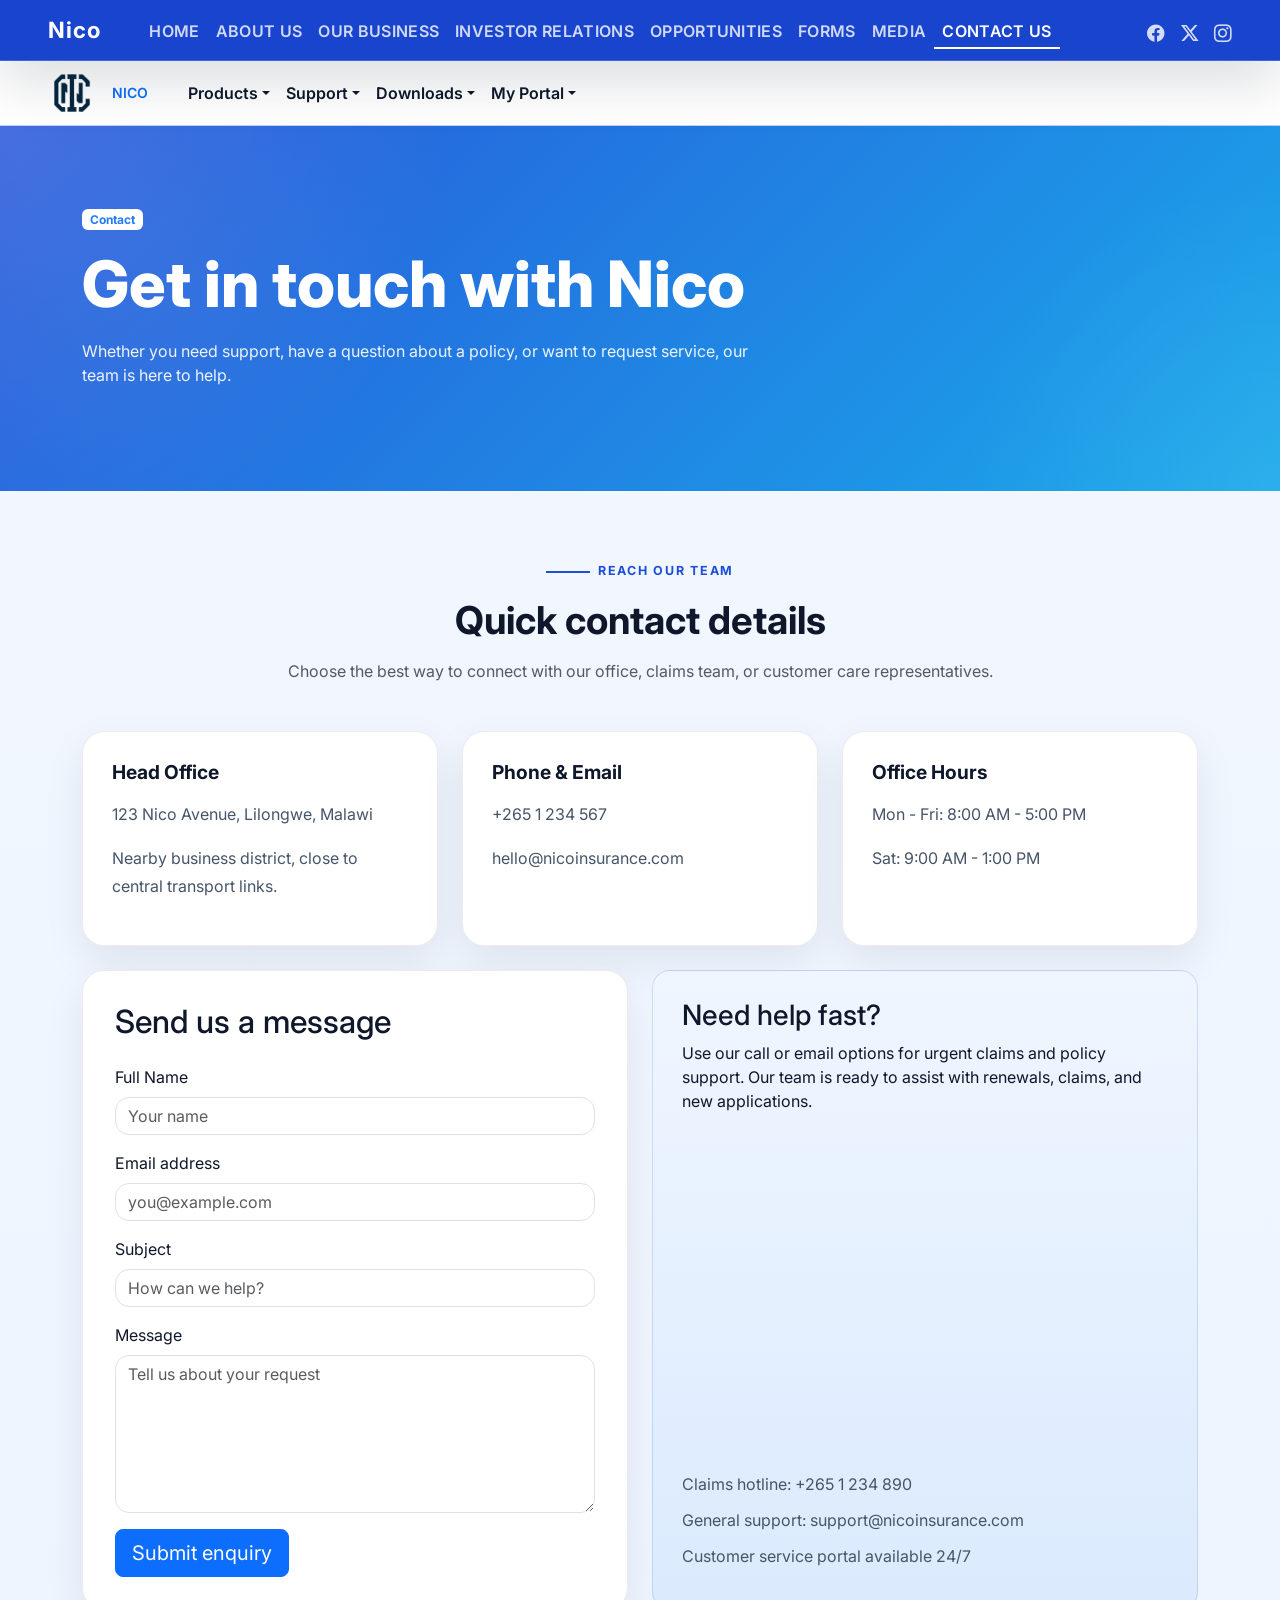
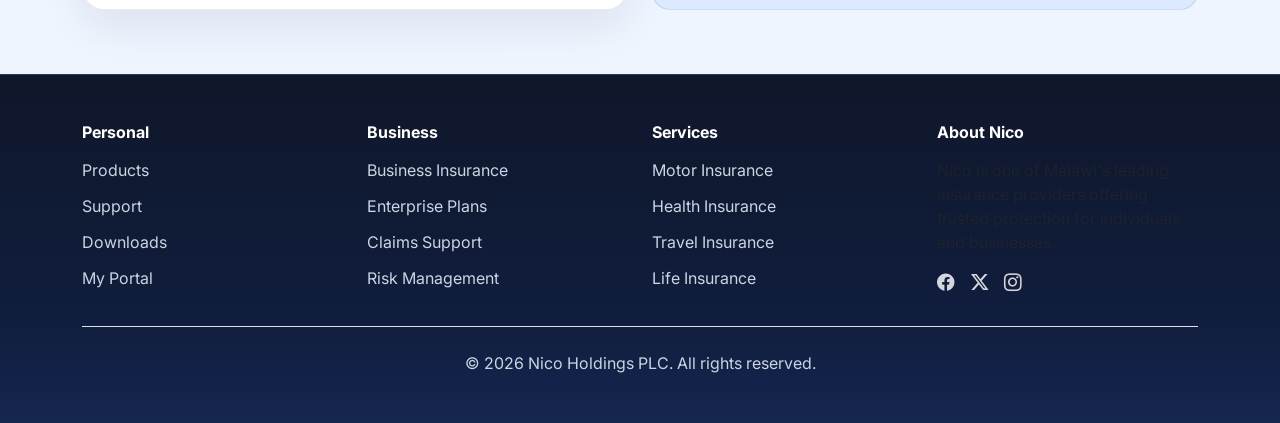
<file: contact.html>
<!doctype html>
<html lang="en">
<head>
  <meta charset="utf-8">
  <meta name="viewport" content="width=device-width, initial-scale=1">
  <title>Contact Us | Nico Holdings</title>
  <link rel="preconnect" href="https://fonts.googleapis.com">
  <link rel="preconnect" href="https://fonts.gstatic.com" crossorigin>
  <link href="https://fonts.googleapis.com/css2?family=Inter:wght@400;500;600;700&display=swap" rel="stylesheet">
  <link href="https://cdn.jsdelivr.net/npm/bootstrap-icons@1.11.3/font/bootstrap-icons.min.css" rel="stylesheet">
  <link href="https://cdn.jsdelivr.net/npm/bootstrap@5.3.8/dist/css/bootstrap.min.css" rel="stylesheet">
  <link rel="stylesheet" href="style.css">
  <style>
    .page-hero { background: linear-gradient(135deg, rgba(29,78,216,0.95), rgba(14,165,233,0.95)); color: #fff; padding: 5rem 0; position: relative; overflow: hidden; }
    .page-hero::after { content: ''; position: absolute; inset: 0; background: radial-gradient(circle at top left, rgba(255,255,255,0.14), transparent 34%), radial-gradient(circle at bottom right, rgba(255,255,255,0.08), transparent 24%); pointer-events: none; }
    .page-hero h1 { font-size: clamp(2.6rem, 5vw, 4rem); font-weight: 800; margin-bottom: 1rem; }
    .page-hero p { max-width: 700px; color: rgba(255,255,255,0.92); margin-bottom: 1.5rem; }
    .page-section { padding: 4rem 0; }
    .section-header h2 { font-size: 2.4rem; font-weight: 700; margin-bottom: 1rem; }
    .contact-grid { display: grid; gap: 1.5rem; grid-template-columns: repeat(auto-fit, minmax(240px, 1fr)); }
    .info-card { background: #fff; border-radius: 22px; padding: 1.8rem; box-shadow: 0 16px 40px rgba(15,23,42,0.08); border: 1px solid rgba(15,23,42,0.08); }
    .info-card h3 { font-size: 1.2rem; font-weight: 700; margin-bottom: 1rem; }
    .info-card p { color: #475569; line-height: 1.75; }
    .form-card { background: #fff; border-radius: 22px; padding: 2rem; box-shadow: 0 16px 40px rgba(15,23,42,0.08); border: 1px solid rgba(15,23,42,0.08); }
    .form-card .form-control { border-radius: 14px; }
    .contact-list { list-style: none; padding: 0; margin: 0; color: #475569; }
    .contact-list li { margin-bottom: 0.75rem; }
    .contact-list li i { color: #1d4ed8; margin-right: 0.75rem; }
    .cta-card { background: linear-gradient(180deg, #eff6ff, #dbeafe); border-radius: 18px; padding: 1.8rem; border: 1px solid rgba(37,99,235,0.18); }
    @media (max-width: 767px) { .page-hero { padding: 3rem 0; } }
  </style>
</head>
<body>
  <header class="sticky-top">
    <nav class="navbar navbar-expand-lg glass-nav px-3 px-lg-5">
      <div class="container-fluid px-0">
        <a class="navbar-brand fw-bold" href="index.html">Nico</a>
        <button class="navbar-toggler" type="button" data-bs-toggle="collapse" data-bs-target="#mainNav" aria-controls="mainNav" aria-expanded="false" aria-label="Toggle navigation">
          <span class="navbar-toggler-icon"></span>
        </button>
        <div class="collapse navbar-collapse" id="mainNav" data-bs-auto-close="false">
          <ul class="navbar-nav me-auto mb-2 mb-lg-0 mx-lg-4">
            <li class="nav-item"><a class="nav-link" href="index.html">Home</a></li>
            <li class="nav-item"><a class="nav-link" href="about.html">About Us</a></li>
            <li class="nav-item"><a class="nav-link" href="business.html">Our Business</a></li>
            <li class="nav-item"><a class="nav-link" href="investors.html">Investor Relations</a></li>
            <li class="nav-item"><a class="nav-link" href="opportunities.html">Opportunities</a></li>
            <li class="nav-item"><a class="nav-link" href="forms.html">Forms</a></li>
            <li class="nav-item"><a class="nav-link" href="media.html">Media</a></li>
            <li class="nav-item"><a class="nav-link active" href="contact.html">Contact Us</a></li>
          </ul>
        </div>
        <div class="nav-icons d-flex align-items-center gap-3 ms-auto">
          <a href="https://www.facebook.com/" target="_blank" class="icon-link">
            <i class="bi bi-facebook"></i>
          </a>
          <a href="https://x.com/" target="_blank" class="icon-link">
            <i class="bi bi-twitter-x"></i>
          </a>
          <a href="https://www.instagram.com/" target="_blank" class="icon-link">
            <i class="bi bi-instagram"></i>
          </a>
        </div>
      </div>
    </nav>
    <div class="top-info-bar px-3 px-lg-5">
      <div class="container-fluid px-0 d-flex flex-column flex-md-row align-items-center justify-content-start gap-3 py-2">
        <div class="d-flex align-items-center gap-2 text-primary fw-semibold text-uppercase small">
          <img src="images/company%20logo/company%20logo%20.png" alt="Nico" class="top-logo">
          <span>Nico</span>
        </div>
        <div class="d-flex flex-wrap gap-3 ms-3 ms-md-4">
          <div class="dropdown">
            <a class="dropdown-toggle nav-link text-dark fw-semibold" href="products.html">Products</a>
            <ul class="dropdown-menu">
              <li><a class="dropdown-item" href="products.html#personal">Personal Banking</a></li>
              <li><a class="dropdown-item" href="products.html#business">Business Banking</a></li>
              <li><a class="dropdown-item" href="products.html#loans">Loans</a></li>
            </ul>
          </div>
          <div class="dropdown">
            <a class="dropdown-toggle nav-link text-dark fw-semibold" href="support.html">Support</a>
            <ul class="dropdown-menu">
              <li><a class="dropdown-item" href="support.html#help">Help Center</a></li>
              <li><a class="dropdown-item" href="support.html#faq">FAQs</a></li>
              <li><a class="dropdown-item" href="support.html#chat">Live Chat</a></li>
            </ul>
          </div>
          <div class="dropdown">
            <a class="dropdown-toggle nav-link text-dark fw-semibold" href="downloads.html">Downloads</a>
            <ul class="dropdown-menu">
              <li><a class="dropdown-item" href="downloads.html#app">Mobile App</a></li>
              <li><a class="dropdown-item" href="downloads.html#forms">Forms PDF</a></li>
              <li><a class="dropdown-item" href="downloads.html#reports">Reports</a></li>
            </ul>
          </div>
          <div class="dropdown">
            <a class="dropdown-toggle nav-link text-dark fw-semibold" href="portal.html">My Portal</a>
            <ul class="dropdown-menu">
              <li><a class="dropdown-item" href="portal.html#login">Login</a></li>
              <li><a class="dropdown-item" href="portal.html#register">Register</a></li>
              <li><a class="dropdown-item" href="portal.html#dashboard">Dashboard</a></li>
            </ul>
          </div>
        </div>
      </div>
    </div>
  </header>

  <main>
    <section class="page-hero">
      <div class="container">
        <span class="badge bg-white text-primary mb-3">Contact</span>
        <h1>Get in touch with Nico</h1>
        <p>Whether you need support, have a question about a policy, or want to request service, our team is here to help.</p>
      </div>
    </section>

    <section class="page-section">
      <div class="container">
        <div class="section-header text-center mb-5">
          <p class="section-label">Reach Our Team</p>
          <h2>Quick contact details</h2>
          <p class="text-muted">Choose the best way to connect with our office, claims team, or customer care representatives.</p>
        </div>

        <div class="contact-grid mb-4">
          <div class="info-card">
            <h3>Head Office</h3>
            <p>123 Nico Avenue, Lilongwe, Malawi</p>
            <p>Nearby business district, close to central transport links.</p>
          </div>
          <div class="info-card">
            <h3>Phone & Email</h3>
            <p>+265 1 234 567</p>
            <p>hello@nicoinsurance.com</p>
          </div>
          <div class="info-card">
            <h3>Office Hours</h3>
            <p>Mon - Fri: 8:00 AM - 5:00 PM</p>
            <p>Sat: 9:00 AM - 1:00 PM</p>
          </div>
        </div>

        <div class="row gy-4">
          <div class="col-lg-6">
            <div class="form-card">
              <h2 class="mb-4">Send us a message</h2>
              <form>
                <div class="mb-3">
                  <label class="form-label">Full Name</label>
                  <input type="text" class="form-control" placeholder="Your name">
                </div>
                <div class="mb-3">
                  <label class="form-label">Email address</label>
                  <input type="email" class="form-control" placeholder="you@example.com">
                </div>
                <div class="mb-3">
                  <label class="form-label">Subject</label>
                  <input type="text" class="form-control" placeholder="How can we help?">
                </div>
                <div class="mb-3">
                  <label class="form-label">Message</label>
                  <textarea class="form-control" rows="6" placeholder="Tell us about your request"></textarea>
                </div>
                <button type="submit" class="btn btn-primary btn-lg">Submit enquiry</button>
              </form>
            </div>
          </div>
          <div class="col-lg-6">
            <div class="cta-card h-100 d-flex flex-column justify-content-between">
              <div>
                <h3>Need help fast?</h3>
                <p>Use our call or email options for urgent claims and policy support. Our team is ready to assist with renewals, claims, and new applications.</p>
              </div>
              <div>
                <ul class="contact-list">
                  <li>Claims hotline: +265 1 234 890</li>
                  <li>General support: support@nicoinsurance.com</li>
                  <li>Customer service portal available 24/7</li>
                </ul>
              </div>
            </div>
          </div>
        </div>
      </div>
    </section>
  </main>

  <footer class="footer py-5">
    <div class="container">
      <div class="row gy-4">
        <div class="col-md-3">
          <h6 class="text-white fw-bold mb-3">Personal</h6>
          <ul class="list-unstyled mb-0">
            <li><a href="#">Products</a></li>
            <li><a href="#">Support</a></li>
            <li><a href="#">Downloads</a></li>
            <li><a href="#">My Portal</a></li>
          </ul>
        </div>
        <div class="col-md-3">
          <h6 class="text-white fw-bold mb-3">Business</h6>
          <ul class="list-unstyled mb-0">
            <li><a href="#">Business Insurance</a></li>
            <li><a href="#">Enterprise Plans</a></li>
            <li><a href="#">Claims Support</a></li>
            <li><a href="#">Risk Management</a></li>
          </ul>
        </div>
        <div class="col-md-3">
          <h6 class="text-white fw-bold mb-3">Services</h6>
          <ul class="list-unstyled mb-0">
            <li><a href="#">Motor Insurance</a></li>
            <li><a href="#">Health Insurance</a></li>
            <li><a href="#">Travel Insurance</a></li>
            <li><a href="#">Life Insurance</a></li>
          </ul>
        </div>
        <div class="col-md-3">
          <h6 class="text-white fw-bold mb-3">About Nico</h6>
          <p class="text-muted">Nico is one of Malawi's leading insurance providers offering trusted protection for individuals and businesses.</p>
          <div class="d-flex gap-3 mt-3">
            <a href="#" class="icon-link"><i class="bi bi-facebook"></i></a>
            <a href="#" class="icon-link"><i class="bi bi-twitter-x"></i></a>
            <a href="#" class="icon-link"><i class="bi bi-instagram"></i></a>
          </div>
        </div>
      </div>
      <div class="text-center pt-4 mt-4 border-top border-white-10">
        <p class="mb-0">© 2026 Nico Holdings PLC. All rights reserved.</p>
      </div>
    </div>
  </footer>

  <script src="https://cdn.jsdelivr.net/npm/bootstrap@5.3.8/dist/js/bootstrap.bundle.min.js"></script>
  <script src="script.js"></script>
</body>
</html>
</file>
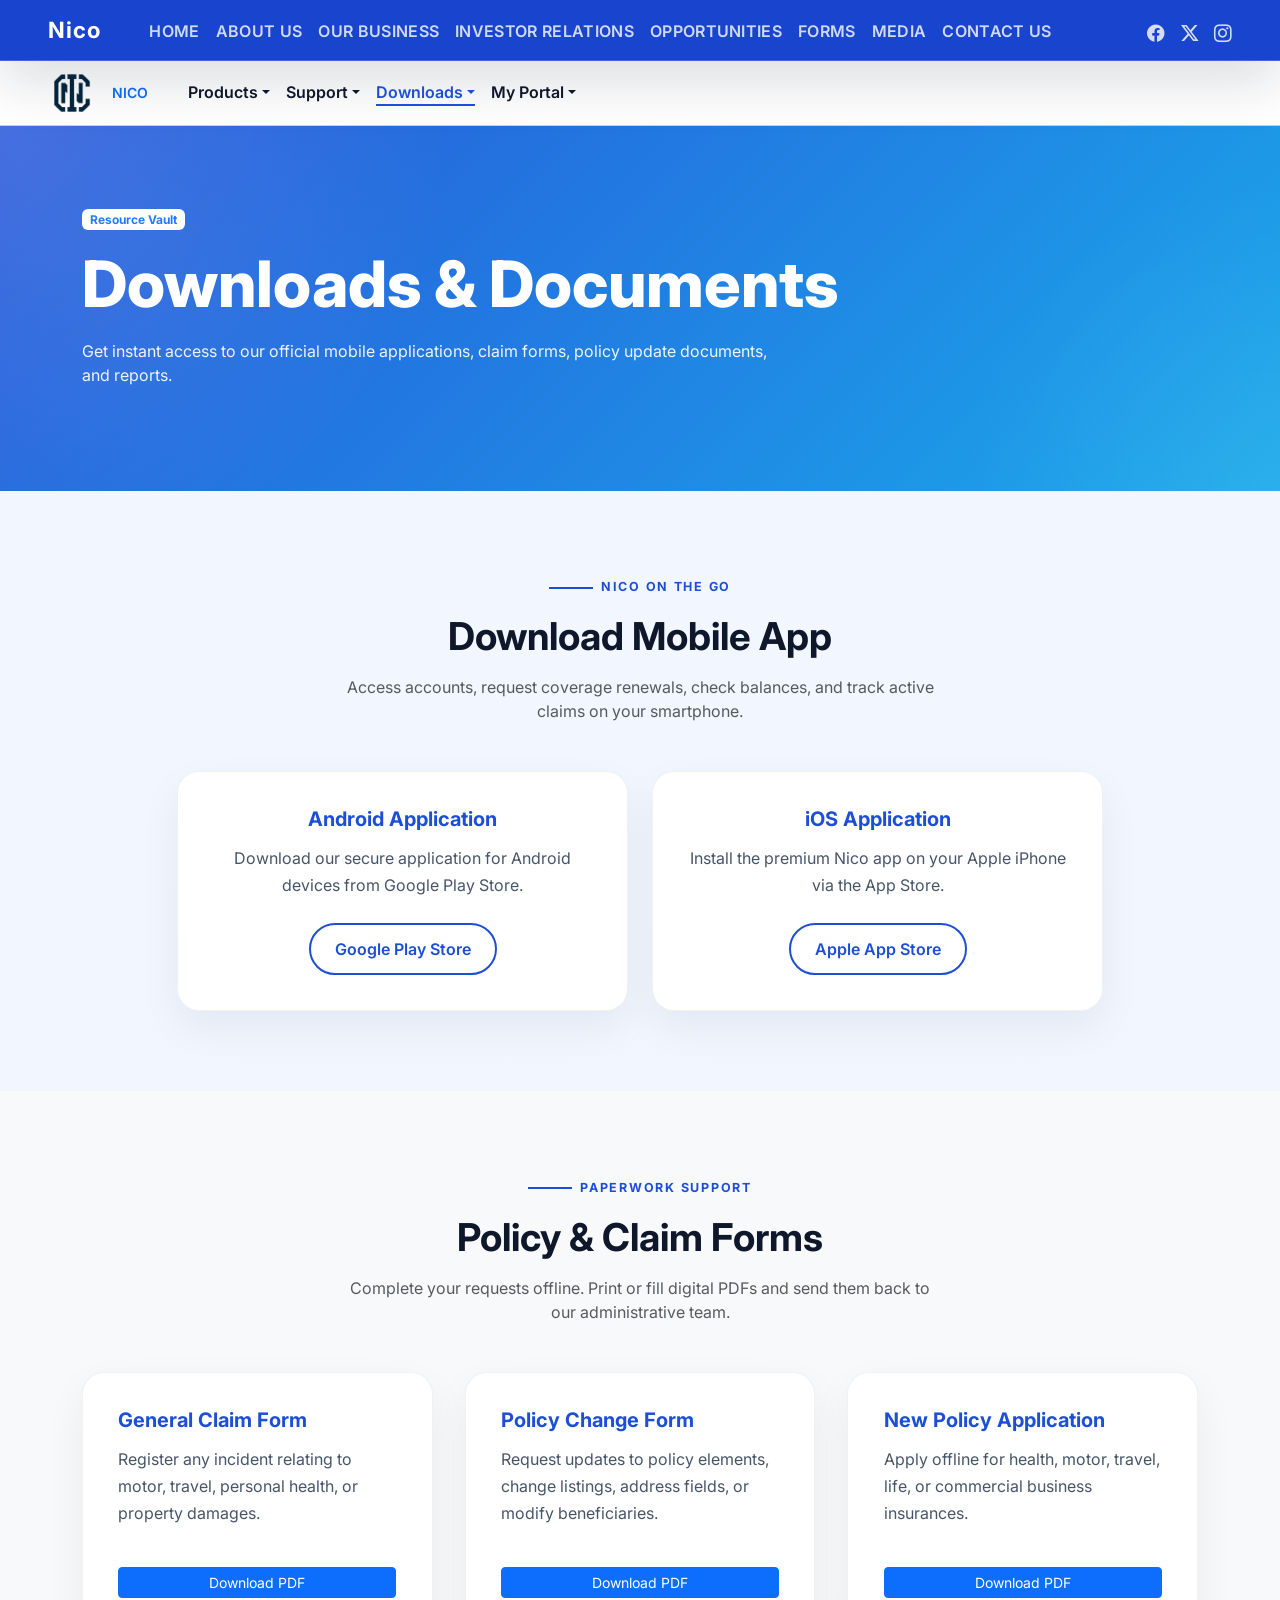
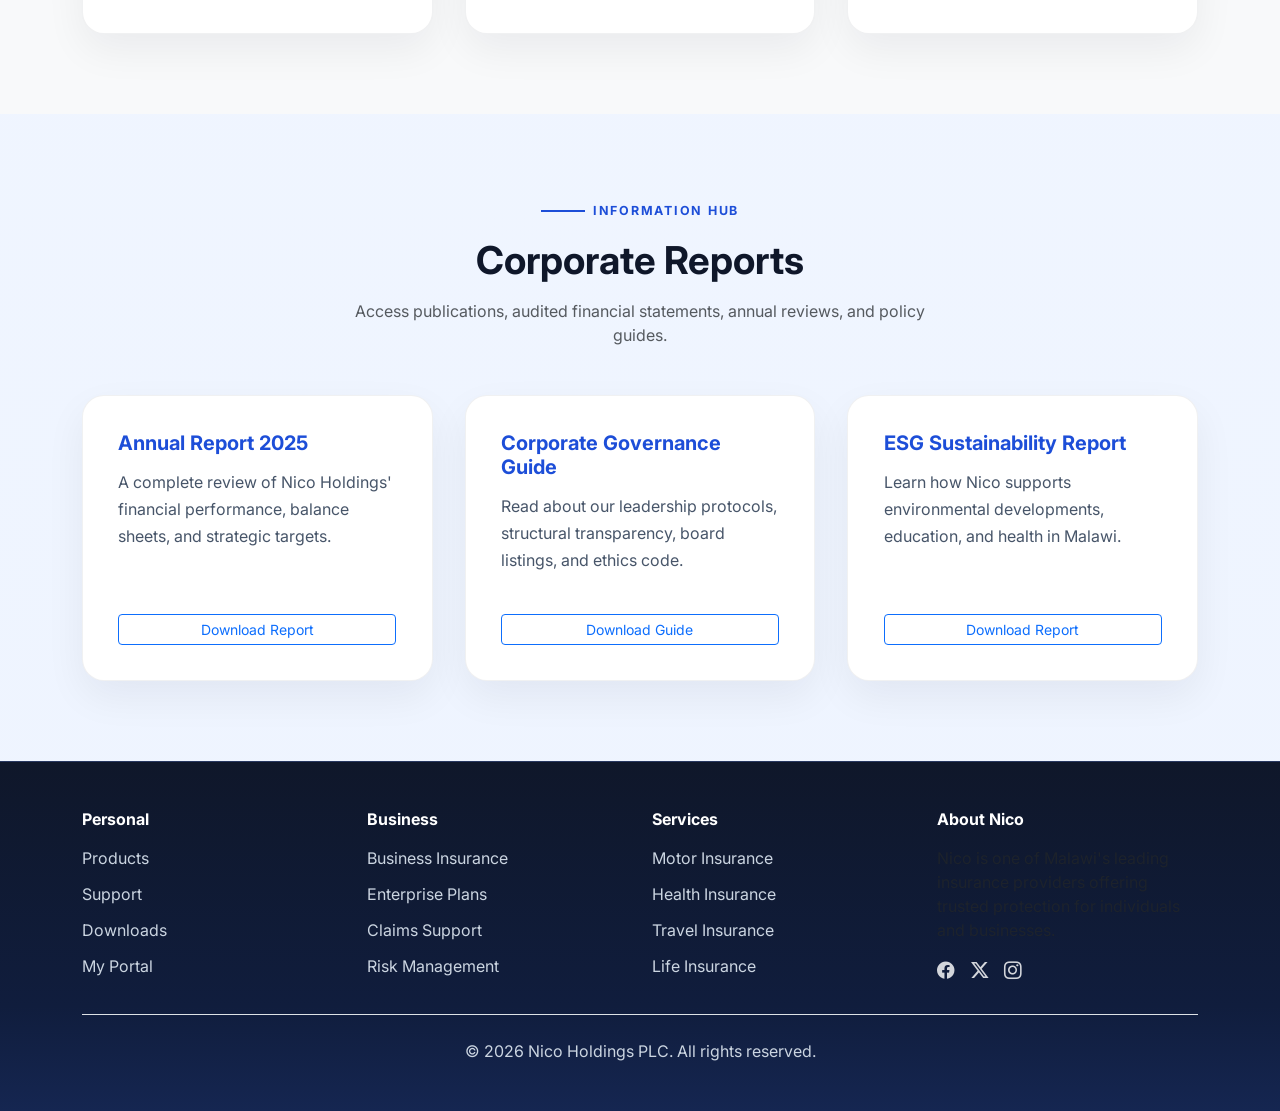
<file: downloads.html>
<!doctype html>
<html lang="en">
<head>
  <meta charset="utf-8">
  <meta name="viewport" content="width=device-width, initial-scale=1">
  <title>Downloads & Resources | Nico Holdings</title>
  <link rel="preconnect" href="https://fonts.googleapis.com">
  <link rel="preconnect" href="https://fonts.gstatic.com" crossorigin>
  <link href="https://fonts.googleapis.com/css2?family=Inter:wght@400;500;600;700&display=swap" rel="stylesheet">
  <link href="https://cdn.jsdelivr.net/npm/bootstrap-icons@1.11.3/font/bootstrap-icons.min.css" rel="stylesheet">
  <link href="https://cdn.jsdelivr.net/npm/bootstrap@5.3.8/dist/css/bootstrap.min.css" rel="stylesheet">
  <link rel="stylesheet" href="style.css">
  <style>
    .page-hero {
      background: linear-gradient(135deg, rgba(29,78,216,0.95), rgba(14,165,233,0.95));
      color: #fff;
      padding: 5rem 0;
      position: relative;
      overflow: hidden;
    }
    .page-hero::after {
      content: '';
      position: absolute;
      inset: 0;
      background: radial-gradient(circle at top left, rgba(255,255,255,0.14), transparent 34%),
                  radial-gradient(circle at bottom right, rgba(255,255,255,0.08), transparent 24%);
      pointer-events: none;
    }
    .page-hero h1 {
      font-size: clamp(2.6rem, 5vw, 4rem);
      font-weight: 800;
      margin-bottom: 1rem;
    }
    .page-hero p {
      max-width: 700px;
      color: rgba(255,255,255,0.92);
      margin-bottom: 1.5rem;
    }
    .page-section {
      padding: 5rem 0;
    }
    .section-header h2 {
      font-size: 2.4rem;
      font-weight: 700;
      margin-bottom: 1rem;
    }
    .resource-grid {
      display: grid;
      gap: 2rem;
      grid-template-columns: repeat(auto-fit, minmax(280px, 1fr));
      margin-top: 3rem;
    }
    .resource-card {
      background: #fff;
      border-radius: 22px;
      padding: 2.2rem;
      box-shadow: 0 16px 40px rgba(15,23,42,0.06);
      border: 1px solid rgba(15,23,42,0.06);
      display: flex;
      flex-direction: column;
      justify-content: space-between;
    }
    .resource-card h3 {
      font-size: 1.25rem;
      font-weight: 700;
      margin-bottom: 0.85rem;
      color: var(--primary);
    }
    .resource-card p {
      color: #475569;
      line-height: 1.7;
      margin-bottom: 1.5rem;
    }
    .store-btn {
      display: inline-block;
      border: 2px solid var(--primary);
      color: var(--primary);
      text-decoration: none;
      padding: 0.75rem 1.5rem;
      border-radius: 50px;
      font-weight: 600;
      transition: background-color 0.25s, color 0.25s;
    }
    .store-btn:hover {
      background-color: var(--primary);
      color: #fff;
    }
    @media (max-width: 767px) {
      .page-hero { padding: 3rem 0; }
    }
  </style>
</head>
<body>
  <header class="sticky-top">
    <nav class="navbar navbar-expand-lg glass-nav px-3 px-lg-5">
      <div class="container-fluid px-0">
        <a class="navbar-brand fw-bold" href="index.html">Nico</a>
        <button class="navbar-toggler" type="button" data-bs-toggle="collapse" data-bs-target="#mainNav" aria-controls="mainNav" aria-expanded="false" aria-label="Toggle navigation">
          <span class="navbar-toggler-icon"></span>
        </button>
        <div class="collapse navbar-collapse" id="mainNav" data-bs-auto-close="false">
          <ul class="navbar-nav me-auto mb-2 mb-lg-0 mx-lg-4">
            <li class="nav-item"><a class="nav-link" href="index.html">Home</a></li>
            <li class="nav-item"><a class="nav-link" href="about.html">About Us</a></li>
            <li class="nav-item"><a class="nav-link" href="business.html">Our Business</a></li>
            <li class="nav-item"><a class="nav-link" href="investors.html">Investor Relations</a></li>
            <li class="nav-item"><a class="nav-link" href="opportunities.html">Opportunities</a></li>
            <li class="nav-item"><a class="nav-link" href="forms.html">Forms</a></li>
            <li class="nav-item"><a class="nav-link" href="media.html">Media</a></li>
            <li class="nav-item"><a class="nav-link" href="contact.html">Contact Us</a></li>
          </ul>
        </div>
        <div class="nav-icons d-flex align-items-center gap-3 ms-auto">
          <a href="https://www.facebook.com/" target="_blank" class="icon-link">
            <i class="bi bi-facebook"></i>
          </a>
          <a href="https://x.com/" target="_blank" class="icon-link">
            <i class="bi bi-twitter-x"></i>
          </a>
          <a href="https://www.instagram.com/" target="_blank" class="icon-link">
            <i class="bi bi-instagram"></i>
          </a>
        </div>
      </div>
    </nav>
    <div class="top-info-bar px-3 px-lg-5">
      <div class="container-fluid px-0 d-flex flex-column flex-md-row align-items-center justify-content-start gap-3 py-2">
        <div class="d-flex align-items-center gap-2 text-primary fw-semibold text-uppercase small">
          <img src="images/company%20logo/company%20logo%20.png" alt="Nico" class="top-logo">
          <span>Nico</span>
        </div>
        <div class="d-flex flex-wrap gap-3 ms-3 ms-md-4">
          <div class="dropdown">
            <a class="dropdown-toggle nav-link text-dark fw-semibold" href="products.html">Products</a>
            <ul class="dropdown-menu">
              <li><a class="dropdown-item" href="products.html#personal">Personal Banking</a></li>
              <li><a class="dropdown-item" href="products.html#business">Business Banking</a></li>
              <li><a class="dropdown-item" href="products.html#loans">Loans</a></li>
            </ul>
          </div>
          <div class="dropdown">
            <a class="dropdown-toggle nav-link text-dark fw-semibold" href="support.html">Support</a>
            <ul class="dropdown-menu">
              <li><a class="dropdown-item" href="support.html#help">Help Center</a></li>
              <li><a class="dropdown-item" href="support.html#faq">FAQs</a></li>
              <li><a class="dropdown-item" href="support.html#chat">Live Chat</a></li>
            </ul>
          </div>
          <div class="dropdown">
            <a class="dropdown-toggle nav-link text-dark fw-semibold active" href="downloads.html">Downloads</a>
            <ul class="dropdown-menu">
              <li><a class="dropdown-item" href="downloads.html#app">Mobile App</a></li>
              <li><a class="dropdown-item" href="downloads.html#forms">Forms PDF</a></li>
              <li><a class="dropdown-item" href="downloads.html#reports">Reports</a></li>
            </ul>
          </div>
          <div class="dropdown">
            <a class="dropdown-toggle nav-link text-dark fw-semibold" href="portal.html">My Portal</a>
            <ul class="dropdown-menu">
              <li><a class="dropdown-item" href="portal.html#login">Login</a></li>
              <li><a class="dropdown-item" href="portal.html#register">Register</a></li>
              <li><a class="dropdown-item" href="portal.html#dashboard">Dashboard</a></li>
            </ul>
          </div>
        </div>
      </div>
    </div>
  </header>

  <main>
    <section class="page-hero">
      <div class="container">
        <span class="badge bg-white text-primary mb-3">Resource Vault</span>
        <h1>Downloads & Documents</h1>
        <p>Get instant access to our official mobile applications, claim forms, policy update documents, and reports.</p>
      </div>
    </section>

    <!-- MOBILE APP -->
    <section id="app" class="page-section">
      <div class="container">
        <div class="section-header text-center mb-5">
          <p class="section-label">Nico On The Go</p>
          <h2>Download Mobile App</h2>
          <p class="text-muted mx-auto" style="max-width: 600px;">Access accounts, request coverage renewals, check balances, and track active claims on your smartphone.</p>
        </div>

        <div class="row g-4 justify-content-center">
          <div class="col-md-5">
            <div class="resource-card text-center">
              <div>
                <h3>Android Application</h3>
                <p>Download our secure application for Android devices from Google Play Store.</p>
              </div>
              <div>
                <a href="#" class="store-btn">Google Play Store</a>
              </div>
            </div>
          </div>
          <div class="col-md-5">
            <div class="resource-card text-center">
              <div>
                <h3>iOS Application</h3>
                <p>Install the premium Nico app on your Apple iPhone via the App Store.</p>
              </div>
              <div>
                <a href="#" class="store-btn">Apple App Store</a>
              </div>
            </div>
          </div>
        </div>
      </div>
    </section>

    <!-- FORMS PDF -->
    <section id="forms" class="page-section bg-light">
      <div class="container">
        <div class="section-header text-center mb-5">
          <p class="section-label">Paperwork Support</p>
          <h2>Policy & Claim Forms</h2>
          <p class="text-muted mx-auto" style="max-width: 600px;">Complete your requests offline. Print or fill digital PDFs and send them back to our administrative team.</p>
        </div>

        <div class="resource-grid">
          <div class="resource-card">
            <div>
              <h3>General Claim Form</h3>
              <p>Register any incident relating to motor, travel, personal health, or property damages.</p>
            </div>
            <a href="#" class="btn btn-primary btn-sm mt-3">Download PDF</a>
          </div>
          <div class="resource-card">
            <div>
              <h3>Policy Change Form</h3>
              <p>Request updates to policy elements, change listings, address fields, or modify beneficiaries.</p>
            </div>
            <a href="#" class="btn btn-primary btn-sm mt-3">Download PDF</a>
          </div>
          <div class="resource-card">
            <div>
              <h3>New Policy Application</h3>
              <p>Apply offline for health, motor, travel, life, or commercial business insurances.</p>
            </div>
            <a href="#" class="btn btn-primary btn-sm mt-3">Download PDF</a>
          </div>
        </div>
      </div>
    </section>

    <!-- REPORTS -->
    <section id="reports" class="page-section">
      <div class="container">
        <div class="section-header text-center mb-5">
          <p class="section-label">Information Hub</p>
          <h2>Corporate Reports</h2>
          <p class="text-muted mx-auto" style="max-width: 600px;">Access publications, audited financial statements, annual reviews, and policy guides.</p>
        </div>

        <div class="resource-grid">
          <div class="resource-card">
            <div>
              <h3>Annual Report 2025</h3>
              <p>A complete review of Nico Holdings' financial performance, balance sheets, and strategic targets.</p>
            </div>
            <a href="#" class="btn btn-outline-primary btn-sm mt-3">Download Report</a>
          </div>
          <div class="resource-card">
            <div>
              <h3>Corporate Governance Guide</h3>
              <p>Read about our leadership protocols, structural transparency, board listings, and ethics code.</p>
            </div>
            <a href="#" class="btn btn-outline-primary btn-sm mt-3">Download Guide</a>
          </div>
          <div class="resource-card">
            <div>
              <h3>ESG Sustainability Report</h3>
              <p>Learn how Nico supports environmental developments, education, and health in Malawi.</p>
            </div>
            <a href="#" class="btn btn-outline-primary btn-sm mt-3">Download Report</a>
          </div>
        </div>
      </div>
    </section>
  </main>

  <footer class="footer py-5">
    <div class="container">
      <div class="row gy-4">
        <div class="col-md-3">
          <h6 class="text-white fw-bold mb-3">Personal</h6>
          <ul class="list-unstyled mb-0">
            <li><a href="products.html#personal">Products</a></li>
            <li><a href="support.html">Support</a></li>
            <li><a href="downloads.html">Downloads</a></li>
            <li><a href="portal.html">My Portal</a></li>
          </ul>
        </div>
        <div class="col-md-3">
          <h6 class="text-white fw-bold mb-3">Business</h6>
          <ul class="list-unstyled mb-0">
            <li><a href="business.html">Business Insurance</a></li>
            <li><a href="products.html#business">Enterprise Plans</a></li>
            <li><a href="support.html">Claims Support</a></li>
            <li><a href="business.html">Risk Management</a></li>
          </ul>
        </div>
        <div class="col-md-3">
          <h6 class="text-white fw-bold mb-3">Services</h6>
          <ul class="list-unstyled mb-0">
            <li><a href="index.html#services">Motor Insurance</a></li>
            <li><a href="index.html#services">Health Insurance</a></li>
            <li><a href="index.html#services">Travel Insurance</a></li>
            <li><a href="index.html#services">Life Insurance</a></li>
          </ul>
        </div>
        <div class="col-md-3">
          <h6 class="text-white fw-bold mb-3">About Nico</h6>
          <p class="text-muted">Nico is one of Malawi's leading insurance providers offering trusted protection for individuals and businesses.</p>
          <div class="d-flex gap-3 mt-3">
            <a href="#" class="icon-link"><i class="bi bi-facebook"></i></a>
            <a href="#" class="icon-link"><i class="bi bi-twitter-x"></i></a>
            <a href="#" class="icon-link"><i class="bi bi-instagram"></i></a>
          </div>
        </div>
      </div>
      <div class="text-center pt-4 mt-4 border-top border-white-10">
        <p class="mb-0">© 2026 Nico Holdings PLC. All rights reserved.</p>
      </div>
    </div>
  </footer>

  <script src="https://cdn.jsdelivr.net/npm/bootstrap@5.3.8/dist/js/bootstrap.bundle.min.js"></script>
  <script src="script.js"></script>
</body>
</html>
</file>
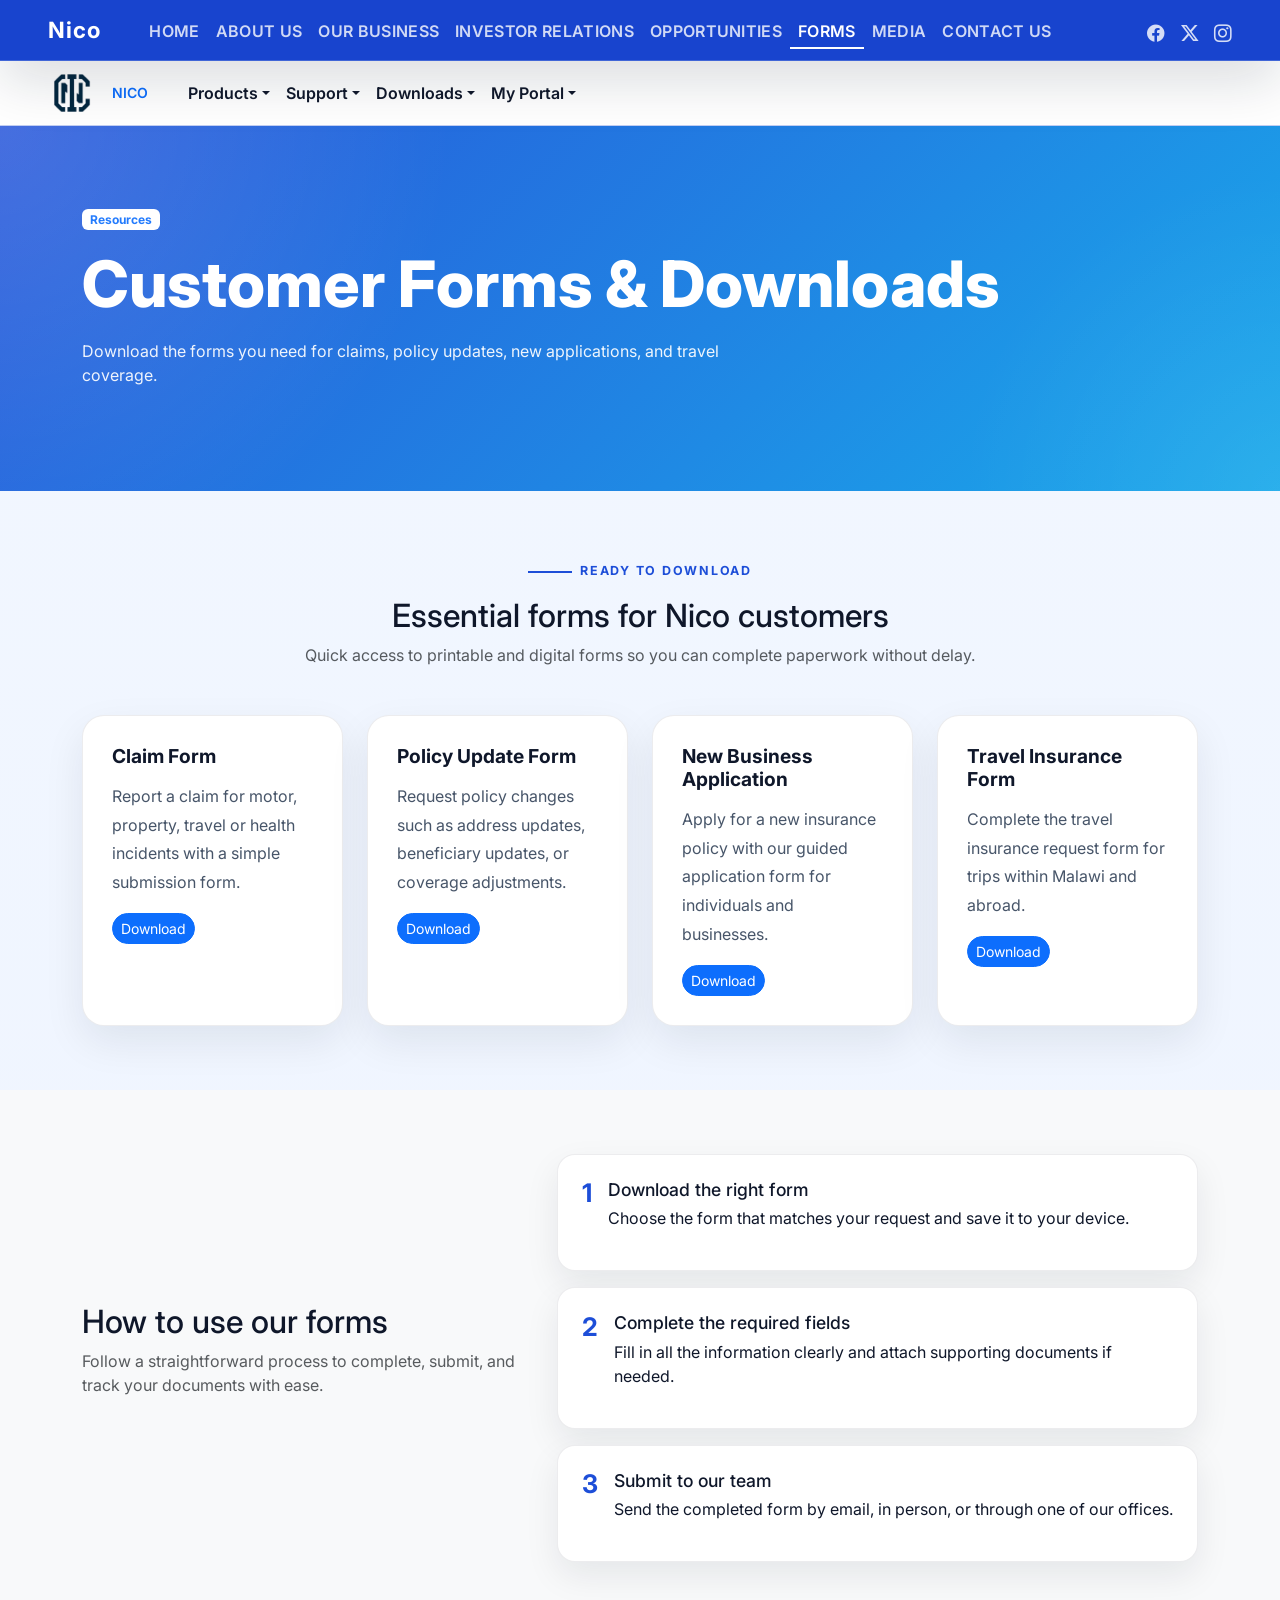
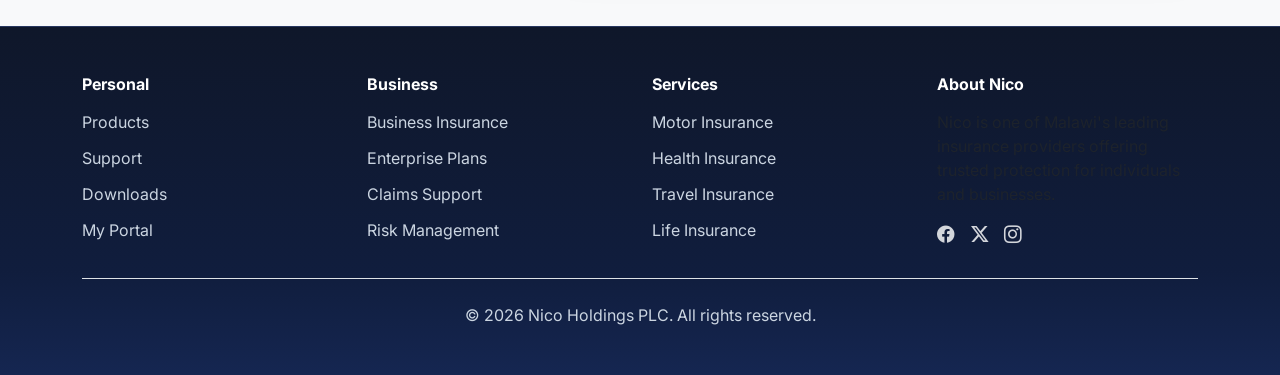
<file: forms.html>
<!doctype html>
<html lang="en">
<head>
  <meta charset="utf-8">
  <meta name="viewport" content="width=device-width, initial-scale=1">
  <title>Forms & Downloads | Nico Holdings</title>
  <link rel="preconnect" href="https://fonts.googleapis.com">
  <link rel="preconnect" href="https://fonts.gstatic.com" crossorigin>
  <link href="https://fonts.googleapis.com/css2?family=Inter:wght@400;500;600;700&display=swap" rel="stylesheet">
  <link href="https://cdn.jsdelivr.net/npm/bootstrap-icons@1.11.3/font/bootstrap-icons.min.css" rel="stylesheet">
  <link href="https://cdn.jsdelivr.net/npm/bootstrap@5.3.8/dist/css/bootstrap.min.css" rel="stylesheet">
  <link rel="stylesheet" href="style.css">
  <style>
    .page-hero { background: linear-gradient(135deg, rgba(29,78,216,0.95), rgba(14,165,233,0.95)); color: #fff; padding: 5rem 0; position: relative; overflow: hidden; }
    .page-hero::after { content: ''; position: absolute; inset: 0; background: radial-gradient(circle at top left, rgba(255,255,255,0.14), transparent 34%), radial-gradient(circle at bottom right, rgba(255,255,255,0.08), transparent 24%); pointer-events: none; }
    .page-hero h1 { font-size: clamp(2.6rem, 5vw, 4rem); font-weight: 800; margin-bottom: 1rem; }
    .page-hero p { max-width: 700px; color: rgba(255,255,255,0.92); margin-bottom: 1.5rem; }
    .page-section { padding: 4rem 0; }
    .download-grid { display: grid; gap: 1.5rem; grid-template-columns: repeat(auto-fit, minmax(240px, 1fr)); }
    .download-card { background: #fff; border-radius: 22px; padding: 1.8rem; border: 1px solid rgba(15,23,42,0.08); box-shadow: 0 16px 40px rgba(15,23,42,0.08); }
    .download-card h3 { font-size: 1.2rem; font-weight: 700; margin-bottom: 0.85rem; }
    .download-card p { color: #475569; line-height: 1.8; }
    .download-card .btn { border-radius: 50px; }
    .process-list { display: grid; gap: 1rem; }
    .process-step { display: flex; gap: 1rem; align-items: flex-start; background: #fff; border-radius: 18px; padding: 1.5rem; border: 1px solid rgba(15,23,42,0.08); box-shadow: 0 14px 34px rgba(15,23,42,0.08); }
    .process-step .step-num { font-size: 1.6rem; color: #1d4ed8; font-weight: 700; line-height: 1; margin-top: 0.1rem; }
    .process-step h4 { margin-bottom: 0.4rem; font-size: 1.1rem; }
    @media (max-width: 767px) { .page-hero { padding: 3rem 0; } }
  </style>
</head>
<body>
  <header class="sticky-top">
    <nav class="navbar navbar-expand-lg glass-nav px-3 px-lg-5">
      <div class="container-fluid px-0">
        <a class="navbar-brand fw-bold" href="index.html">Nico</a>
        <button class="navbar-toggler" type="button" data-bs-toggle="collapse" data-bs-target="#mainNav" aria-controls="mainNav" aria-expanded="false" aria-label="Toggle navigation">
          <span class="navbar-toggler-icon"></span>
        </button>
        <div class="collapse navbar-collapse" id="mainNav" data-bs-auto-close="false">
          <ul class="navbar-nav me-auto mb-2 mb-lg-0 mx-lg-4">
            <li class="nav-item"><a class="nav-link" href="index.html">Home</a></li>
            <li class="nav-item"><a class="nav-link" href="about.html">About Us</a></li>
            <li class="nav-item"><a class="nav-link" href="business.html">Our Business</a></li>
            <li class="nav-item"><a class="nav-link" href="investors.html">Investor Relations</a></li>
            <li class="nav-item"><a class="nav-link" href="opportunities.html">Opportunities</a></li>
            <li class="nav-item"><a class="nav-link active" href="forms.html">Forms</a></li>
            <li class="nav-item"><a class="nav-link" href="media.html">Media</a></li>
            <li class="nav-item"><a class="nav-link" href="contact.html">Contact Us</a></li>
          </ul>
        </div>
        <div class="nav-icons d-flex align-items-center gap-3 ms-auto">
          <a href="https://www.facebook.com/" target="_blank" class="icon-link">
            <i class="bi bi-facebook"></i>
          </a>
          <a href="https://x.com/" target="_blank" class="icon-link">
            <i class="bi bi-twitter-x"></i>
          </a>
          <a href="https://www.instagram.com/" target="_blank" class="icon-link">
            <i class="bi bi-instagram"></i>
          </a>
        </div>
      </div>
    </nav>
    <div class="top-info-bar px-3 px-lg-5">
      <div class="container-fluid px-0 d-flex flex-column flex-md-row align-items-center justify-content-start gap-3 py-2">
        <div class="d-flex align-items-center gap-2 text-primary fw-semibold text-uppercase small">
          <img src="images/company%20logo/company%20logo%20.png" alt="Nico" class="top-logo">
          <span>Nico</span>
        </div>
        <div class="d-flex flex-wrap gap-3 ms-3 ms-md-4">
          <div class="dropdown">
            <a class="dropdown-toggle nav-link text-dark fw-semibold" href="products.html">Products</a>
            <ul class="dropdown-menu">
              <li><a class="dropdown-item" href="products.html#personal">Personal Banking</a></li>
              <li><a class="dropdown-item" href="products.html#business">Business Banking</a></li>
              <li><a class="dropdown-item" href="products.html#loans">Loans</a></li>
            </ul>
          </div>
          <div class="dropdown">
            <a class="dropdown-toggle nav-link text-dark fw-semibold" href="support.html">Support</a>
            <ul class="dropdown-menu">
              <li><a class="dropdown-item" href="support.html#help">Help Center</a></li>
              <li><a class="dropdown-item" href="support.html#faq">FAQs</a></li>
              <li><a class="dropdown-item" href="support.html#chat">Live Chat</a></li>
            </ul>
          </div>
          <div class="dropdown">
            <a class="dropdown-toggle nav-link text-dark fw-semibold" href="downloads.html">Downloads</a>
            <ul class="dropdown-menu">
              <li><a class="dropdown-item" href="downloads.html#app">Mobile App</a></li>
              <li><a class="dropdown-item" href="downloads.html#forms">Forms PDF</a></li>
              <li><a class="dropdown-item" href="downloads.html#reports">Reports</a></li>
            </ul>
          </div>
          <div class="dropdown">
            <a class="dropdown-toggle nav-link text-dark fw-semibold" href="portal.html">My Portal</a>
            <ul class="dropdown-menu">
              <li><a class="dropdown-item" href="portal.html#login">Login</a></li>
              <li><a class="dropdown-item" href="portal.html#register">Register</a></li>
              <li><a class="dropdown-item" href="portal.html#dashboard">Dashboard</a></li>
            </ul>
          </div>
        </div>
      </div>
    </div>
  </header>

  <main>
    <section class="page-hero">
      <div class="container">
        <span class="badge bg-white text-primary mb-3">Resources</span>
        <h1>Customer Forms & Downloads</h1>
        <p>Download the forms you need for claims, policy updates, new applications, and travel coverage.</p>
      </div>
    </section>

    <section class="page-section">
      <div class="container">
        <div class="section-header text-center mb-5">
          <p class="section-label">Ready to download</p>
          <h2>Essential forms for Nico customers</h2>
          <p class="text-muted">Quick access to printable and digital forms so you can complete paperwork without delay.</p>
        </div>

        <div class="download-grid">
          <article class="download-card">
            <h3>Claim Form</h3>
            <p>Report a claim for motor, property, travel or health incidents with a simple submission form.</p>
            <a href="#" class="btn btn-primary btn-sm">Download</a>
          </article>
          <article class="download-card">
            <h3>Policy Update Form</h3>
            <p>Request policy changes such as address updates, beneficiary updates, or coverage adjustments.</p>
            <a href="#" class="btn btn-primary btn-sm">Download</a>
          </article>
          <article class="download-card">
            <h3>New Business Application</h3>
            <p>Apply for a new insurance policy with our guided application form for individuals and businesses.</p>
            <a href="#" class="btn btn-primary btn-sm">Download</a>
          </article>
          <article class="download-card">
            <h3>Travel Insurance Form</h3>
            <p>Complete the travel insurance request form for trips within Malawi and abroad.</p>
            <a href="#" class="btn btn-primary btn-sm">Download</a>
          </article>
        </div>
      </div>
    </section>

    <section class="page-section bg-light">
      <div class="container">
        <div class="row gy-4 align-items-center">
          <div class="col-lg-5">
            <h2>How to use our forms</h2>
            <p class="text-muted">Follow a straightforward process to complete, submit, and track your documents with ease.</p>
          </div>
          <div class="col-lg-7">
            <div class="process-list">
              <div class="process-step">
                <div class="step-num">1</div>
                <div>
                  <h4>Download the right form</h4>
                  <p>Choose the form that matches your request and save it to your device.</p>
                </div>
              </div>
              <div class="process-step">
                <div class="step-num">2</div>
                <div>
                  <h4>Complete the required fields</h4>
                  <p>Fill in all the information clearly and attach supporting documents if needed.</p>
                </div>
              </div>
              <div class="process-step">
                <div class="step-num">3</div>
                <div>
                  <h4>Submit to our team</h4>
                  <p>Send the completed form by email, in person, or through one of our offices.</p>
                </div>
              </div>
            </div>
          </div>
        </div>
      </div>
    </section>
  </main>

  <footer class="footer py-5">
    <div class="container">
      <div class="row gy-4">
        <div class="col-md-3">
          <h6 class="text-white fw-bold mb-3">Personal</h6>
          <ul class="list-unstyled mb-0">
            <li><a href="#">Products</a></li>
            <li><a href="#">Support</a></li>
            <li><a href="#">Downloads</a></li>
            <li><a href="#">My Portal</a></li>
          </ul>
        </div>
        <div class="col-md-3">
          <h6 class="text-white fw-bold mb-3">Business</h6>
          <ul class="list-unstyled mb-0">
            <li><a href="#">Business Insurance</a></li>
            <li><a href="#">Enterprise Plans</a></li>
            <li><a href="#">Claims Support</a></li>
            <li><a href="#">Risk Management</a></li>
          </ul>
        </div>
        <div class="col-md-3">
          <h6 class="text-white fw-bold mb-3">Services</h6>
          <ul class="list-unstyled mb-0">
            <li><a href="#">Motor Insurance</a></li>
            <li><a href="#">Health Insurance</a></li>
            <li><a href="#">Travel Insurance</a></li>
            <li><a href="#">Life Insurance</a></li>
          </ul>
        </div>
        <div class="col-md-3">
          <h6 class="text-white fw-bold mb-3">About Nico</h6>
          <p class="text-muted">Nico is one of Malawi's leading insurance providers offering trusted protection for individuals and businesses.</p>
          <div class="d-flex gap-3 mt-3">
            <a href="#" class="icon-link"><i class="bi bi-facebook"></i></a>
            <a href="#" class="icon-link"><i class="bi bi-twitter-x"></i></a>
            <a href="#" class="icon-link"><i class="bi bi-instagram"></i></a>
          </div>
        </div>
      </div>
      <div class="text-center pt-4 mt-4 border-top border-white-10">
        <p class="mb-0">© 2026 Nico Holdings PLC. All rights reserved.</p>
      </div>
    </div>
  </footer>

  <script src="https://cdn.jsdelivr.net/npm/bootstrap@5.3.8/dist/js/bootstrap.bundle.min.js"></script>
  <script src="script.js"></script>
</body>
</html>
</file>
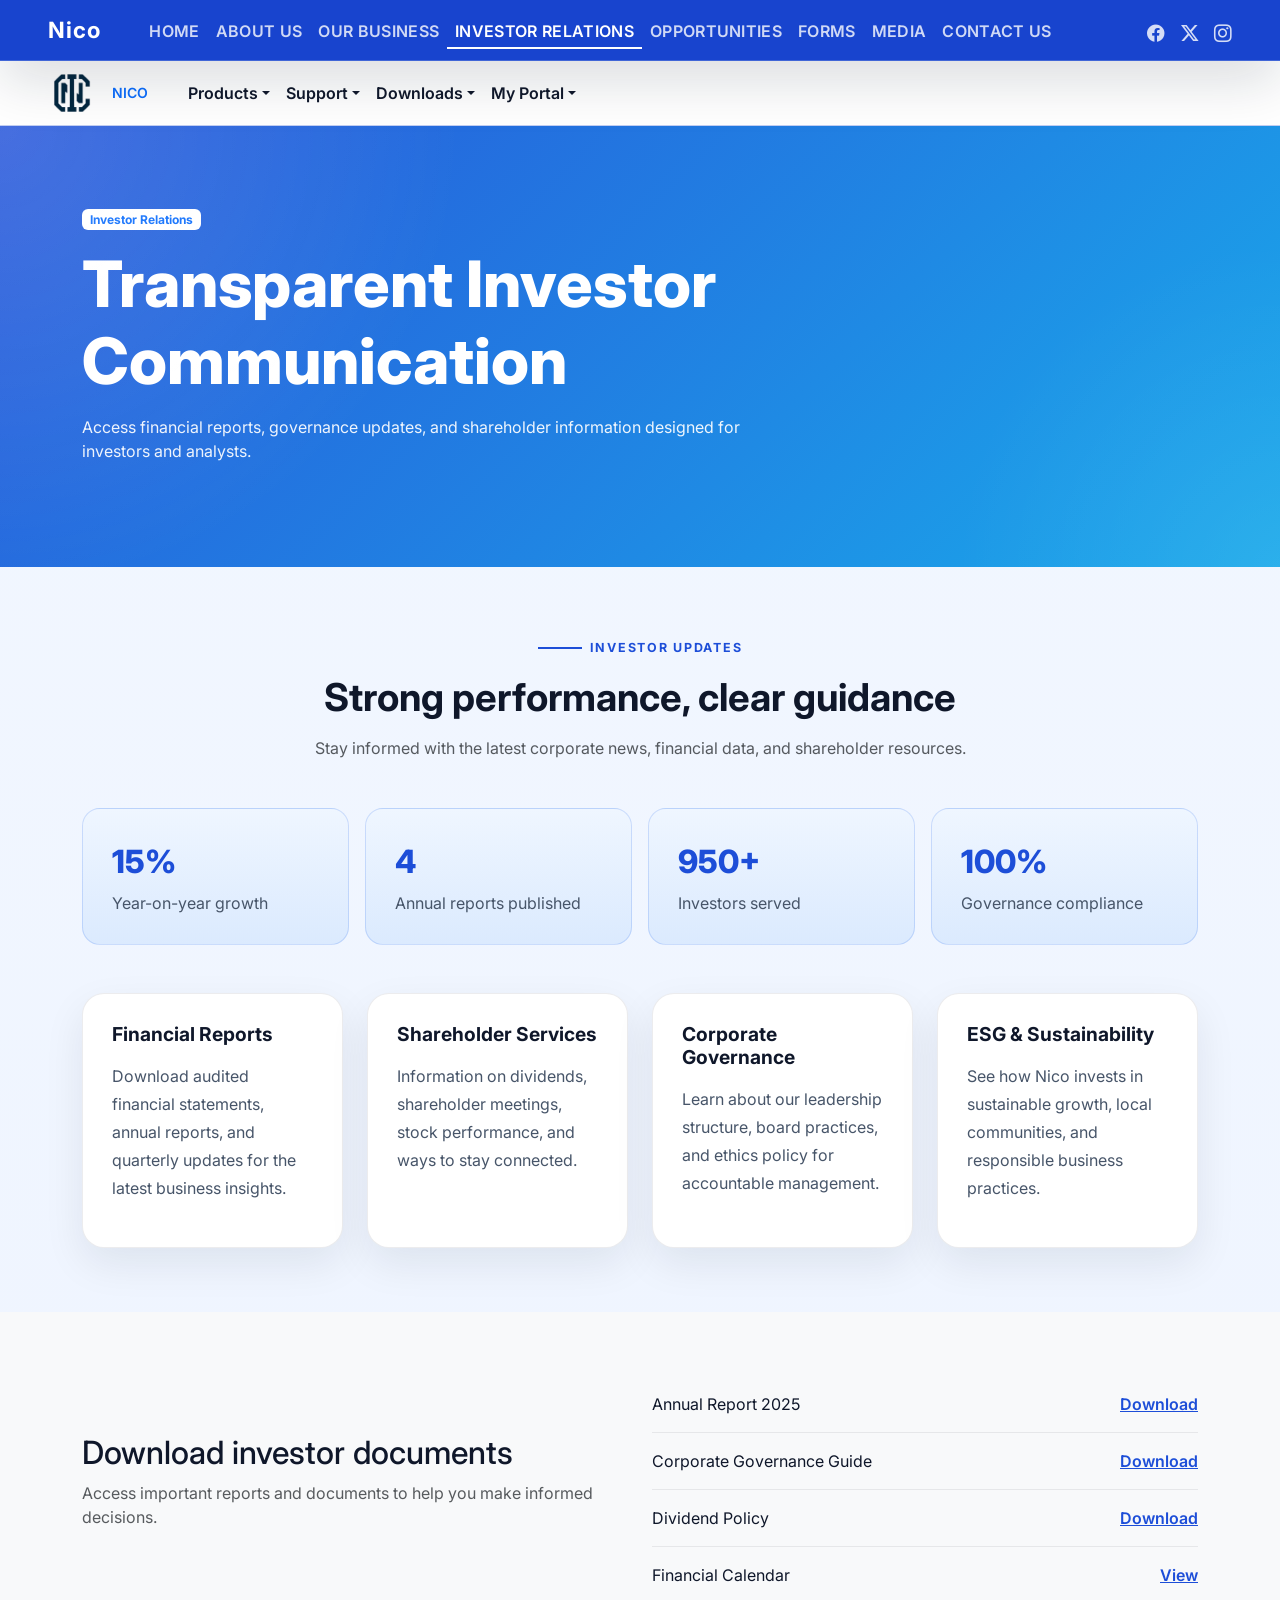
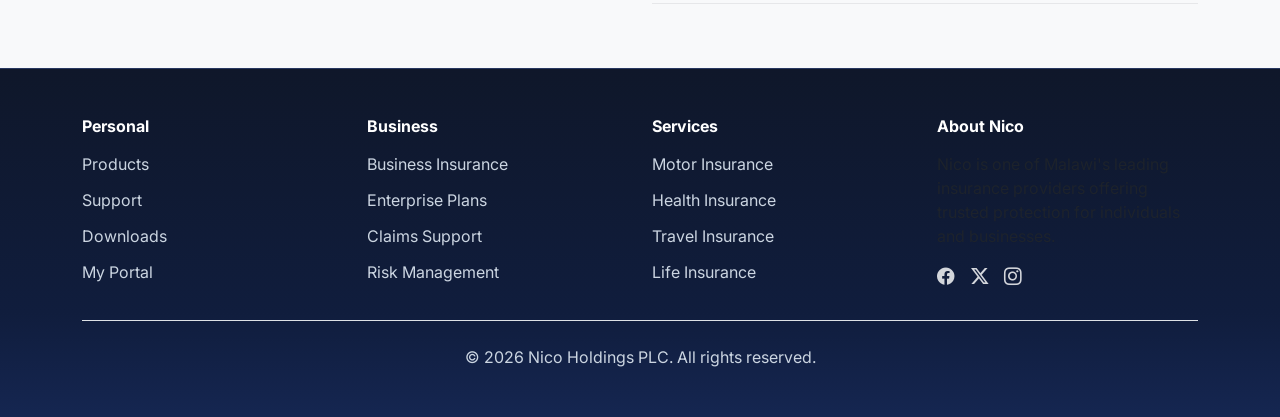
<file: investors.html>
<!doctype html>
<html lang="en">
<head>
  <meta charset="utf-8">
  <meta name="viewport" content="width=device-width, initial-scale=1">
  <title>Investor Relations | Nico Holdings</title>
  <link rel="preconnect" href="https://fonts.googleapis.com">
  <link rel="preconnect" href="https://fonts.gstatic.com" crossorigin>
  <link href="https://fonts.googleapis.com/css2?family=Inter:wght@400;500;600;700&display=swap" rel="stylesheet">
  <link href="https://cdn.jsdelivr.net/npm/bootstrap-icons@1.11.3/font/bootstrap-icons.min.css" rel="stylesheet">
  <link href="https://cdn.jsdelivr.net/npm/bootstrap@5.3.8/dist/css/bootstrap.min.css" rel="stylesheet">
  <link rel="stylesheet" href="style.css">
  <style>
    .page-hero { background: linear-gradient(135deg, rgba(29,78,216,0.95), rgba(14,165,233,0.95)); color: #fff; padding: 5rem 0; position: relative; overflow: hidden; }
    .page-hero::after { content: ''; position: absolute; inset: 0; background: radial-gradient(circle at top left, rgba(255,255,255,0.14), transparent 34%), radial-gradient(circle at bottom right, rgba(255,255,255,0.08), transparent 24%); pointer-events: none; }
    .page-hero h1 { font-size: clamp(2.6rem, 5vw, 4rem); font-weight: 800; margin-bottom: 1rem; }
    .page-hero p { max-width: 700px; color: rgba(255,255,255,0.92); margin-bottom: 1.5rem; }
    .page-section { padding: 4rem 0; }
    .section-header h2 { font-size: 2.4rem; font-weight: 700; margin-bottom: 1rem; }
    .stats-grid { display: grid; gap: 1rem; grid-template-columns: repeat(auto-fit, minmax(180px, 1fr)); }
    .stats-card { background: linear-gradient(180deg, #eff6ff, #dbeafe); border-radius: 18px; padding: 1.8rem; border: 1px solid rgba(37,99,235,0.18); }
    .stats-card .value { font-size: 2rem; font-weight: 800; color: #1d4ed8; margin-bottom: .35rem; }
    .stats-card .label { color: #475569; }
    .info-grid { display: grid; gap: 1.5rem; grid-template-columns: repeat(auto-fit, minmax(240px, 1fr)); }
    .info-card { background: #fff; border-radius: 22px; padding: 1.8rem; box-shadow: 0 16px 40px rgba(15,23,42,0.08); border: 1px solid rgba(15,23,42,0.08); }
    .info-card h3 { font-size: 1.2rem; font-weight: 700; margin-bottom: 1rem; }
    .info-card p { color: #475569; line-height: 1.75; }
    .download-list { list-style: none; padding: 0; margin: 0; }
    .download-list li { display: flex; justify-content: space-between; align-items: center; padding: 1rem 0; border-bottom: 1px solid rgba(15,23,42,0.08); }
    .download-list a { color: #1d4ed8; font-weight: 600; }
    @media (max-width: 767px) { .page-hero { padding: 3rem 0; } }
  </style>
</head>
<body>
  <header class="sticky-top">
    <nav class="navbar navbar-expand-lg glass-nav px-3 px-lg-5">
      <div class="container-fluid px-0">
        <a class="navbar-brand fw-bold" href="index.html">Nico</a>
        <button class="navbar-toggler" type="button" data-bs-toggle="collapse" data-bs-target="#mainNav" aria-controls="mainNav" aria-expanded="false" aria-label="Toggle navigation">
          <span class="navbar-toggler-icon"></span>
        </button>
        <div class="collapse navbar-collapse" id="mainNav" data-bs-auto-close="false">
          <ul class="navbar-nav me-auto mb-2 mb-lg-0 mx-lg-4">
            <li class="nav-item"><a class="nav-link" href="index.html">Home</a></li>
            <li class="nav-item"><a class="nav-link" href="about.html">About Us</a></li>
            <li class="nav-item"><a class="nav-link" href="business.html">Our Business</a></li>
            <li class="nav-item"><a class="nav-link active" href="investors.html">Investor Relations</a></li>
            <li class="nav-item"><a class="nav-link" href="opportunities.html">Opportunities</a></li>
            <li class="nav-item"><a class="nav-link" href="forms.html">Forms</a></li>
            <li class="nav-item"><a class="nav-link" href="media.html">Media</a></li>
            <li class="nav-item"><a class="nav-link" href="contact.html">Contact Us</a></li>
          </ul>
        </div>
        <div class="nav-icons d-flex align-items-center gap-3 ms-auto">
          <a href="https://www.facebook.com/" target="_blank" class="icon-link">
            <i class="bi bi-facebook"></i>
          </a>
          <a href="https://x.com/" target="_blank" class="icon-link">
            <i class="bi bi-twitter-x"></i>
          </a>
          <a href="https://www.instagram.com/" target="_blank" class="icon-link">
            <i class="bi bi-instagram"></i>
          </a>
        </div>
      </div>
    </nav>
    <div class="top-info-bar px-3 px-lg-5">
      <div class="container-fluid px-0 d-flex flex-column flex-md-row align-items-center justify-content-start gap-3 py-2">
        <div class="d-flex align-items-center gap-2 text-primary fw-semibold text-uppercase small">
          <img src="images/company%20logo/company%20logo%20.png" alt="Nico" class="top-logo">
          <span>Nico</span>
        </div>
        <div class="d-flex flex-wrap gap-3 ms-3 ms-md-4">
          <div class="dropdown">
            <a class="dropdown-toggle nav-link text-dark fw-semibold" href="products.html">Products</a>
            <ul class="dropdown-menu">
              <li><a class="dropdown-item" href="products.html#personal">Personal Banking</a></li>
              <li><a class="dropdown-item" href="products.html#business">Business Banking</a></li>
              <li><a class="dropdown-item" href="products.html#loans">Loans</a></li>
            </ul>
          </div>
          <div class="dropdown">
            <a class="dropdown-toggle nav-link text-dark fw-semibold" href="support.html">Support</a>
            <ul class="dropdown-menu">
              <li><a class="dropdown-item" href="support.html#help">Help Center</a></li>
              <li><a class="dropdown-item" href="support.html#faq">FAQs</a></li>
              <li><a class="dropdown-item" href="support.html#chat">Live Chat</a></li>
            </ul>
          </div>
          <div class="dropdown">
            <a class="dropdown-toggle nav-link text-dark fw-semibold" href="downloads.html">Downloads</a>
            <ul class="dropdown-menu">
              <li><a class="dropdown-item" href="downloads.html#app">Mobile App</a></li>
              <li><a class="dropdown-item" href="downloads.html#forms">Forms PDF</a></li>
              <li><a class="dropdown-item" href="downloads.html#reports">Reports</a></li>
            </ul>
          </div>
          <div class="dropdown">
            <a class="dropdown-toggle nav-link text-dark fw-semibold" href="portal.html">My Portal</a>
            <ul class="dropdown-menu">
              <li><a class="dropdown-item" href="portal.html#login">Login</a></li>
              <li><a class="dropdown-item" href="portal.html#register">Register</a></li>
              <li><a class="dropdown-item" href="portal.html#dashboard">Dashboard</a></li>
            </ul>
          </div>
        </div>
      </div>
    </div>
  </header>

  <main>
    <section class="page-hero">
      <div class="container">
        <span class="badge bg-white text-primary mb-3">Investor Relations</span>
        <h1>Transparent Investor Communication</h1>
        <p>Access financial reports, governance updates, and shareholder information designed for investors and analysts.</p>
      </div>
    </section>

    <section class="page-section">
      <div class="container">
        <div class="section-header text-center mb-5">
          <p class="section-label">Investor updates</p>
          <h2>Strong performance, clear guidance</h2>
          <p class="text-muted">Stay informed with the latest corporate news, financial data, and shareholder resources.</p>
        </div>

        <div class="stats-grid mb-5">
          <div class="stats-card">
            <div class="value">15%</div>
            <div class="label">Year-on-year growth</div>
          </div>
          <div class="stats-card">
            <div class="value">4</div>
            <div class="label">Annual reports published</div>
          </div>
          <div class="stats-card">
            <div class="value">950+</div>
            <div class="label">Investors served</div>
          </div>
          <div class="stats-card">
            <div class="value">100%</div>
            <div class="label">Governance compliance</div>
          </div>
        </div>

        <div class="info-grid">
          <article class="info-card">
            <h3>Financial Reports</h3>
            <p>Download audited financial statements, annual reports, and quarterly updates for the latest business insights.</p>
          </article>
          <article class="info-card">
            <h3>Shareholder Services</h3>
            <p>Information on dividends, shareholder meetings, stock performance, and ways to stay connected.</p>
          </article>
          <article class="info-card">
            <h3>Corporate Governance</h3>
            <p>Learn about our leadership structure, board practices, and ethics policy for accountable management.</p>
          </article>
          <article class="info-card">
            <h3>ESG & Sustainability</h3>
            <p>See how Nico invests in sustainable growth, local communities, and responsible business practices.</p>
          </article>
        </div>
      </div>
    </section>

    <section class="page-section bg-light">
      <div class="container">
        <div class="row gx-4 gy-4 align-items-center">
          <div class="col-lg-6">
            <h2>Download investor documents</h2>
            <p class="text-muted">Access important reports and documents to help you make informed decisions.</p>
          </div>
          <div class="col-lg-6">
            <ul class="download-list">
              <li><span>Annual Report 2025</span> <a href="#">Download</a></li>
              <li><span>Corporate Governance Guide</span> <a href="#">Download</a></li>
              <li><span>Dividend Policy</span> <a href="#">Download</a></li>
              <li><span>Financial Calendar</span> <a href="#">View</a></li>
            </ul>
          </div>
        </div>
      </div>
    </section>
  </main>

  <footer class="footer py-5">
    <div class="container">
      <div class="row gy-4">
        <div class="col-md-3">
          <h6 class="text-white fw-bold mb-3">Personal</h6>
          <ul class="list-unstyled mb-0">
            <li><a href="products.html#personal">Products</a></li>
            <li><a href="support.html">Support</a></li>
            <li><a href="downloads.html">Downloads</a></li>
            <li><a href="portal.html">My Portal</a></li>
          </ul>
        </div>
        <div class="col-md-3">
          <h6 class="text-white fw-bold mb-3">Business</h6>
          <ul class="list-unstyled mb-0">
            <li><a href="business.html">Business Insurance</a></li>
            <li><a href="products.html#business">Enterprise Plans</a></li>
            <li><a href="support.html">Claims Support</a></li>
            <li><a href="business.html">Risk Management</a></li>
          </ul>
        </div>
        <div class="col-md-3">
          <h6 class="text-white fw-bold mb-3">Services</h6>
          <ul class="list-unstyled mb-0">
            <li><a href="index.html#services">Motor Insurance</a></li>
            <li><a href="index.html#services">Health Insurance</a></li>
            <li><a href="index.html#services">Travel Insurance</a></li>
            <li><a href="index.html#services">Life Insurance</a></li>
          </ul>
        </div>
        <div class="col-md-3">
          <h6 class="text-white fw-bold mb-3">About Nico</h6>
          <p class="text-muted">Nico is one of Malawi's leading insurance providers offering trusted protection for individuals and businesses.</p>
          <div class="d-flex gap-3 mt-3">
            <a href="#" class="icon-link"><i class="bi bi-facebook"></i></a>
            <a href="#" class="icon-link"><i class="bi bi-twitter-x"></i></a>
            <a href="#" class="icon-link"><i class="bi bi-instagram"></i></a>
          </div>
        </div>
      </div>
      <div class="text-center pt-4 mt-4 border-top border-white-10">
        <p class="mb-0">© 2026 Nico Holdings PLC. All rights reserved.</p>
      </div>
    </div>
  </footer>

  <script src="https://cdn.jsdelivr.net/npm/bootstrap@5.3.8/dist/js/bootstrap.bundle.min.js"></script>
  <script src="script.js"></script>
</body>
</html>
</file>
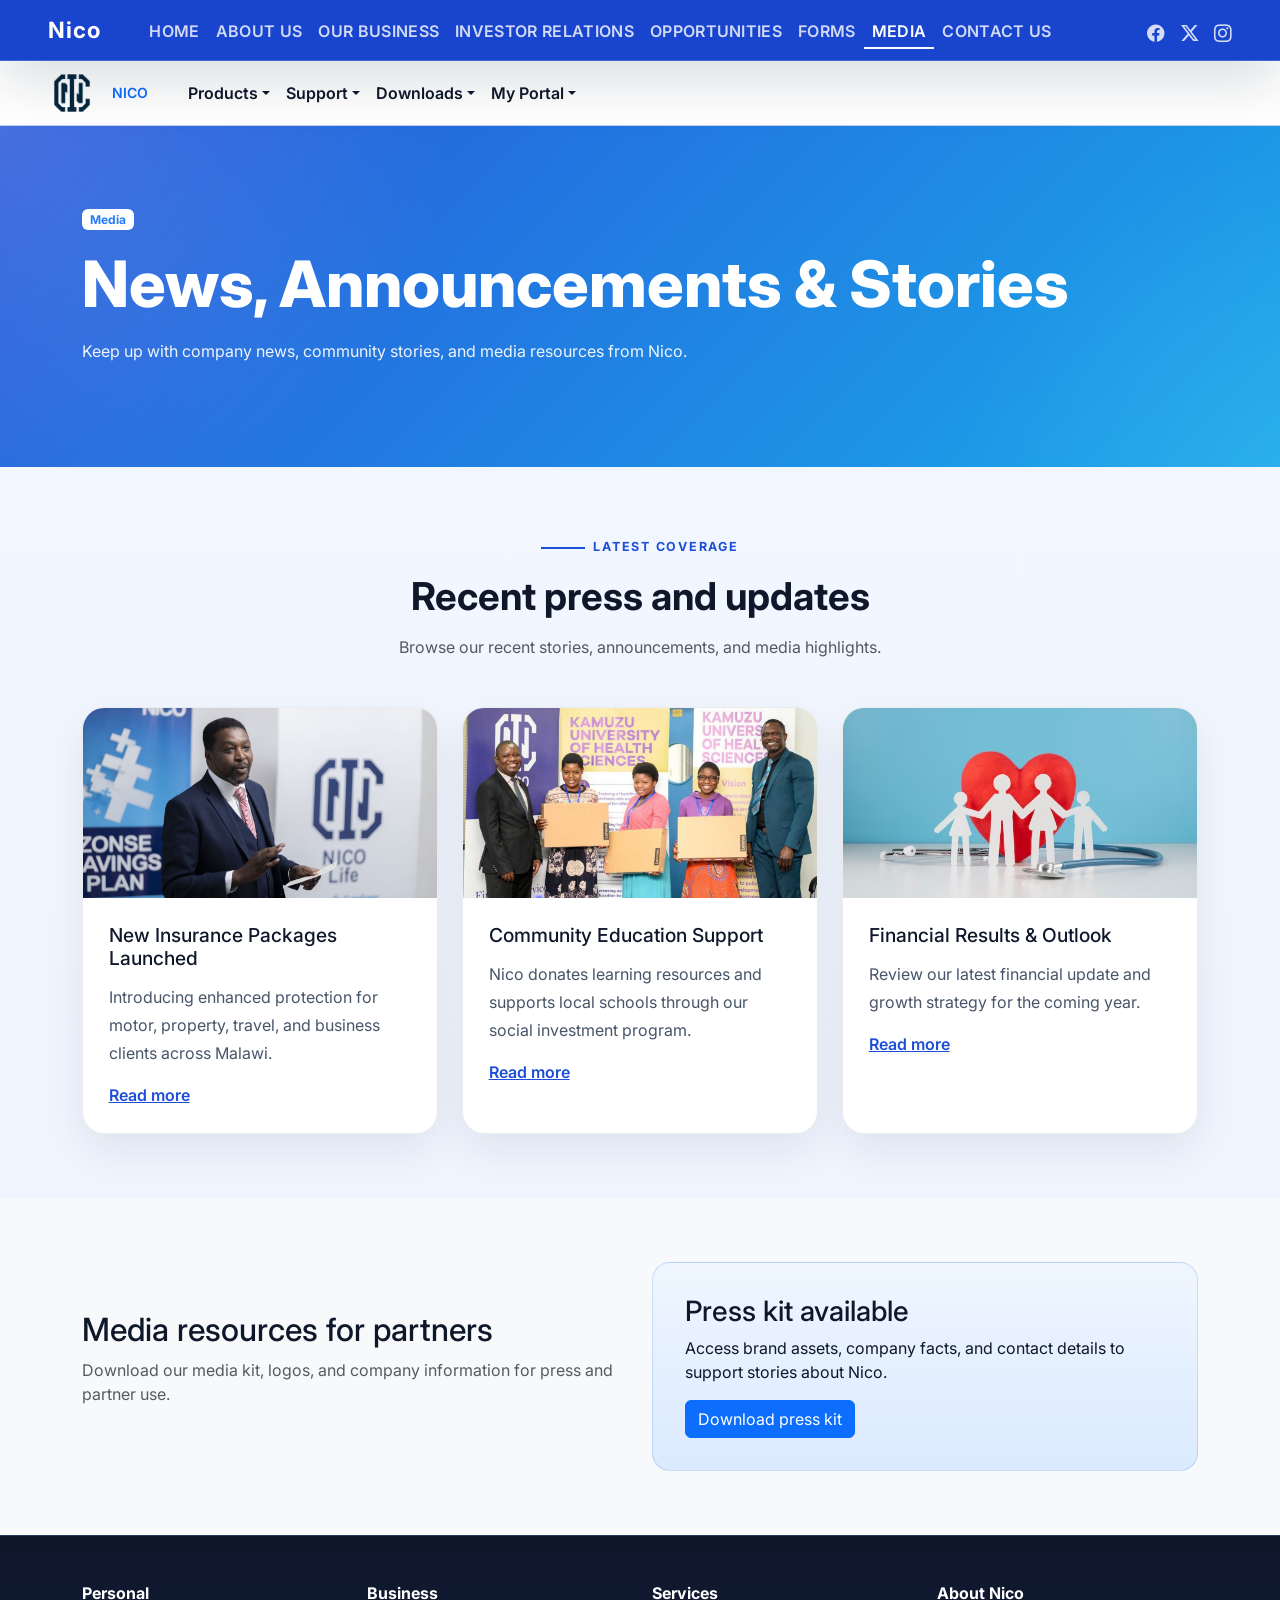
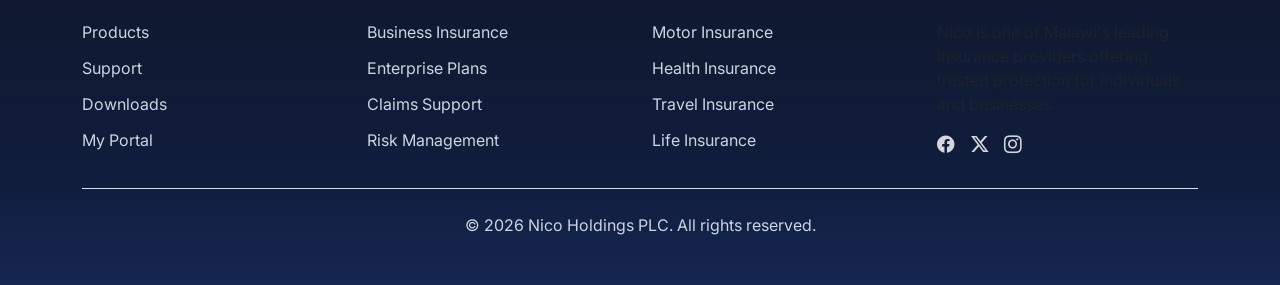
<file: media.html>
<!doctype html>
<html lang="en">
<head>
  <meta charset="utf-8">
  <meta name="viewport" content="width=device-width, initial-scale=1">
  <title>Media & News | Nico Holdings</title>
  <link rel="preconnect" href="https://fonts.googleapis.com">
  <link rel="preconnect" href="https://fonts.gstatic.com" crossorigin>
  <link href="https://fonts.googleapis.com/css2?family=Inter:wght@400;500;600;700&display=swap" rel="stylesheet">
  <link href="https://cdn.jsdelivr.net/npm/bootstrap-icons@1.11.3/font/bootstrap-icons.min.css" rel="stylesheet">
  <link href="https://cdn.jsdelivr.net/npm/bootstrap@5.3.8/dist/css/bootstrap.min.css" rel="stylesheet">
  <link rel="stylesheet" href="style.css">
  <style>
    .page-hero { background: linear-gradient(135deg, rgba(29,78,216,0.95), rgba(14,165,233,0.95)); color: #fff; padding: 5rem 0; position: relative; overflow: hidden; }
    .page-hero::after { content: ''; position: absolute; inset: 0; background: radial-gradient(circle at top left, rgba(255,255,255,0.14), transparent 34%), radial-gradient(circle at bottom right, rgba(255,255,255,0.08), transparent 24%); pointer-events: none; }
    .page-hero h1 { font-size: clamp(2.6rem, 5vw, 4rem); font-weight: 800; margin-bottom: 1rem; }
    .page-hero p { max-width: 700px; color: rgba(255,255,255,0.92); margin-bottom: 1.5rem; }
    .page-section { padding: 4rem 0; }
    .section-header h2 { font-size: 2.4rem; font-weight: 700; margin-bottom: 1rem; }
    .media-grid { display: grid; gap: 1.5rem; grid-template-columns: repeat(auto-fit, minmax(240px, 1fr)); }
    .media-card { background: #fff; border-radius: 22px; overflow: hidden; box-shadow: 0 16px 40px rgba(15,23,42,0.08); border: 1px solid rgba(15,23,42,0.08); }
    .media-card img { width: 100%; height: 190px; object-fit: cover; }
    .media-card-body { padding: 1.6rem; }
    .media-card h3 { font-size: 1.2rem; margin-bottom: 0.85rem; }
    .media-card p { color: #475569; line-height: 1.75; margin-bottom: 1rem; }
    .media-card a { color: #1d4ed8; font-weight: 600; }
    .highlight-box { background: linear-gradient(180deg, #eff6ff, #dbeafe); border-radius: 18px; padding: 2rem; border: 1px solid rgba(37,99,235,0.18); }
    @media (max-width: 767px) { .page-hero { padding: 3rem 0; } }
  </style>
</head>
<body>
  <header class="sticky-top">
    <nav class="navbar navbar-expand-lg glass-nav px-3 px-lg-5">
      <div class="container-fluid px-0">
        <a class="navbar-brand fw-bold" href="index.html">Nico</a>
        <button class="navbar-toggler" type="button" data-bs-toggle="collapse" data-bs-target="#mainNav" aria-controls="mainNav" aria-expanded="false" aria-label="Toggle navigation">
          <span class="navbar-toggler-icon"></span>
        </button>
        <div class="collapse navbar-collapse" id="mainNav" data-bs-auto-close="false">
          <ul class="navbar-nav me-auto mb-2 mb-lg-0 mx-lg-4">
            <li class="nav-item"><a class="nav-link" href="index.html">Home</a></li>
            <li class="nav-item"><a class="nav-link" href="about.html">About Us</a></li>
            <li class="nav-item"><a class="nav-link" href="business.html">Our Business</a></li>
            <li class="nav-item"><a class="nav-link" href="investors.html">Investor Relations</a></li>
            <li class="nav-item"><a class="nav-link" href="opportunities.html">Opportunities</a></li>
            <li class="nav-item"><a class="nav-link" href="forms.html">Forms</a></li>
            <li class="nav-item"><a class="nav-link active" href="media.html">Media</a></li>
            <li class="nav-item"><a class="nav-link" href="contact.html">Contact Us</a></li>
          </ul>
        </div>
        <div class="nav-icons d-flex align-items-center gap-3 ms-auto">
          <a href="https://www.facebook.com/" target="_blank" class="icon-link">
            <i class="bi bi-facebook"></i>
          </a>
          <a href="https://x.com/" target="_blank" class="icon-link">
            <i class="bi bi-twitter-x"></i>
          </a>
          <a href="https://www.instagram.com/" target="_blank" class="icon-link">
            <i class="bi bi-instagram"></i>
          </a>
        </div>
      </div>
    </nav>
    <div class="top-info-bar px-3 px-lg-5">
      <div class="container-fluid px-0 d-flex flex-column flex-md-row align-items-center justify-content-start gap-3 py-2">
        <div class="d-flex align-items-center gap-2 text-primary fw-semibold text-uppercase small">
          <img src="images/company%20logo/company%20logo%20.png" alt="Nico" class="top-logo">
          <span>Nico</span>
        </div>
        <div class="d-flex flex-wrap gap-3 ms-3 ms-md-4">
          <div class="dropdown">
            <a class="dropdown-toggle nav-link text-dark fw-semibold" href="products.html">Products</a>
            <ul class="dropdown-menu">
              <li><a class="dropdown-item" href="products.html#personal">Personal Banking</a></li>
              <li><a class="dropdown-item" href="products.html#business">Business Banking</a></li>
              <li><a class="dropdown-item" href="products.html#loans">Loans</a></li>
            </ul>
          </div>
          <div class="dropdown">
            <a class="dropdown-toggle nav-link text-dark fw-semibold" href="support.html">Support</a>
            <ul class="dropdown-menu">
              <li><a class="dropdown-item" href="support.html#help">Help Center</a></li>
              <li><a class="dropdown-item" href="support.html#faq">FAQs</a></li>
              <li><a class="dropdown-item" href="support.html#chat">Live Chat</a></li>
            </ul>
          </div>
          <div class="dropdown">
            <a class="dropdown-toggle nav-link text-dark fw-semibold" href="downloads.html">Downloads</a>
            <ul class="dropdown-menu">
              <li><a class="dropdown-item" href="downloads.html#app">Mobile App</a></li>
              <li><a class="dropdown-item" href="downloads.html#forms">Forms PDF</a></li>
              <li><a class="dropdown-item" href="downloads.html#reports">Reports</a></li>
            </ul>
          </div>
          <div class="dropdown">
            <a class="dropdown-toggle nav-link text-dark fw-semibold" href="portal.html">My Portal</a>
            <ul class="dropdown-menu">
              <li><a class="dropdown-item" href="portal.html#login">Login</a></li>
              <li><a class="dropdown-item" href="portal.html#register">Register</a></li>
              <li><a class="dropdown-item" href="portal.html#dashboard">Dashboard</a></li>
            </ul>
          </div>
        </div>
      </div>
    </div>
  </header>

  <main>
    <section class="page-hero">
      <div class="container">
        <span class="badge bg-white text-primary mb-3">Media</span>
        <h1>News, Announcements & Stories</h1>
        <p>Keep up with company news, community stories, and media resources from Nico.</p>
      </div>
    </section>

    <section class="page-section">
      <div class="container">
        <div class="section-header text-center mb-5">
          <p class="section-label">Latest Coverage</p>
          <h2>Recent press and updates</h2>
          <p class="text-muted">Browse our recent stories, announcements, and media highlights.</p>
        </div>

        <div class="media-grid">
          <article class="media-card">
            <img src="images/news section/coverage.jpg" alt="Coverage announcement">
            <div class="media-card-body">
              <h3>New Insurance Packages Launched</h3>
              <p>Introducing enhanced protection for motor, property, travel, and business clients across Malawi.</p>
              <a href="#">Read more</a>
            </div>
          </article>
          <article class="media-card">
            <img src="images/news section/universities-donation.jpg" alt="Community news">
            <div class="media-card-body">
              <h3>Community Education Support</h3>
              <p>Nico donates learning resources and supports local schools through our social investment program.</p>
              <a href="#">Read more</a>
            </div>
          </article>
          <article class="media-card">
            <img src="images/top/3.jpeg" alt="Financial update">
            <div class="media-card-body">
              <h3>Financial Results & Outlook</h3>
              <p>Review our latest financial update and growth strategy for the coming year.</p>
              <a href="#">Read more</a>
            </div>
          </article>
        </div>
      </div>
    </section>

    <section class="page-section bg-light">
      <div class="container">
        <div class="row align-items-center gy-4">
          <div class="col-lg-6">
            <h2>Media resources for partners</h2>
            <p class="text-muted">Download our media kit, logos, and company information for press and partner use.</p>
          </div>
          <div class="col-lg-6">
            <div class="highlight-box">
              <h3>Press kit available</h3>
              <p>Access brand assets, company facts, and contact details to support stories about Nico.</p>
              <a href="#" class="btn btn-primary">Download press kit</a>
            </div>
          </div>
        </div>
      </div>
    </section>
  </main>

  <footer class="footer py-5">
    <div class="container">
      <div class="row gy-4">
        <div class="col-md-3">
          <h6 class="text-white fw-bold mb-3">Personal</h6>
          <ul class="list-unstyled mb-0">
            <li><a href="products.html#personal">Products</a></li>
            <li><a href="support.html">Support</a></li>
            <li><a href="downloads.html">Downloads</a></li>
            <li><a href="portal.html">My Portal</a></li>
          </ul>
        </div>
        <div class="col-md-3">
          <h6 class="text-white fw-bold mb-3">Business</h6>
          <ul class="list-unstyled mb-0">
            <li><a href="business.html">Business Insurance</a></li>
            <li><a href="products.html#business">Enterprise Plans</a></li>
            <li><a href="support.html">Claims Support</a></li>
            <li><a href="business.html">Risk Management</a></li>
          </ul>
        </div>
        <div class="col-md-3">
          <h6 class="text-white fw-bold mb-3">Services</h6>
          <ul class="list-unstyled mb-0">
            <li><a href="index.html#services">Motor Insurance</a></li>
            <li><a href="index.html#services">Health Insurance</a></li>
            <li><a href="index.html#services">Travel Insurance</a></li>
            <li><a href="index.html#services">Life Insurance</a></li>
          </ul>
        </div>
        <div class="col-md-3">
          <h6 class="text-white fw-bold mb-3">About Nico</h6>
          <p class="text-muted">Nico is one of Malawi's leading insurance providers offering trusted protection for individuals and businesses.</p>
          <div class="d-flex gap-3 mt-3">
            <a href="#" class="icon-link"><i class="bi bi-facebook"></i></a>
            <a href="#" class="icon-link"><i class="bi bi-twitter-x"></i></a>
            <a href="#" class="icon-link"><i class="bi bi-instagram"></i></a>
          </div>
        </div>
      </div>
      <div class="text-center pt-4 mt-4 border-top border-white-10">
        <p class="mb-0">© 2026 Nico Holdings PLC. All rights reserved.</p>
      </div>
    </div>
  </footer>

  <script src="https://cdn.jsdelivr.net/npm/bootstrap@5.3.8/dist/js/bootstrap.bundle.min.js"></script>
  <script src="script.js"></script>
</body>
</html>
</file>
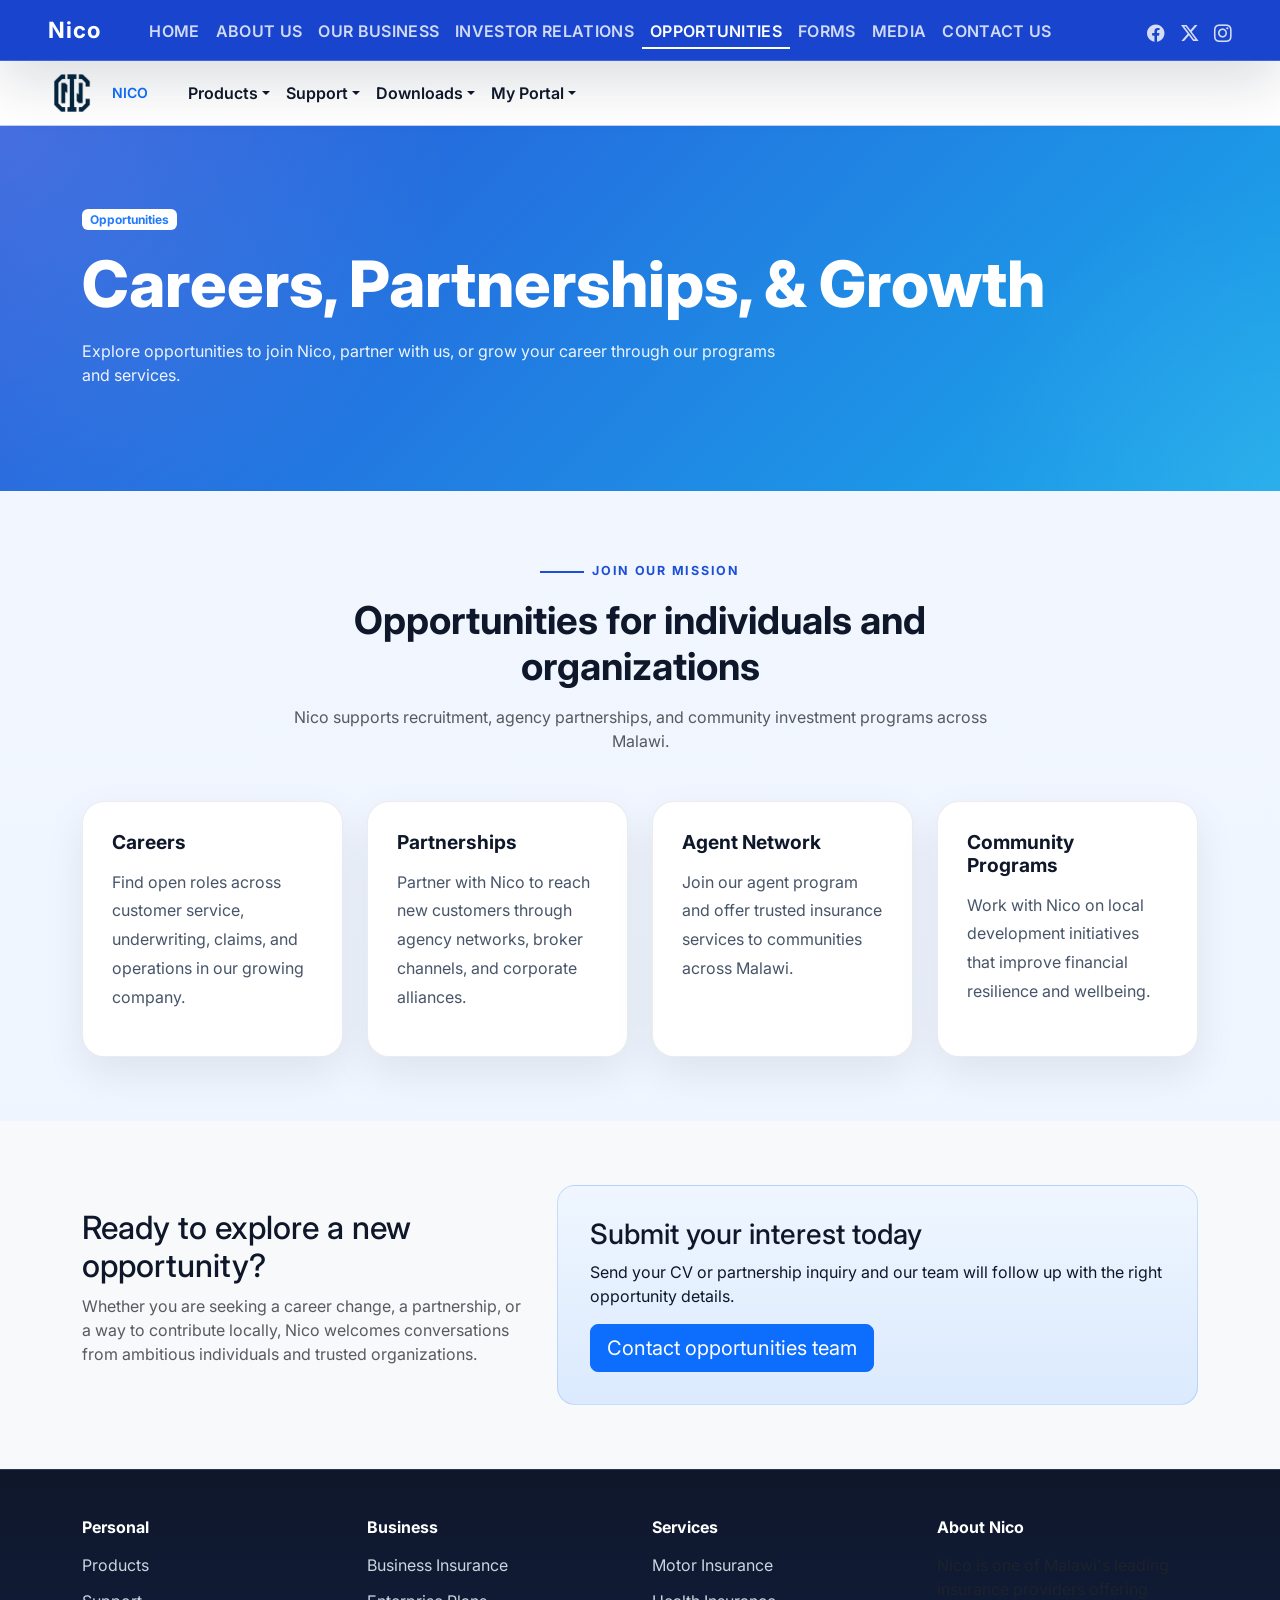
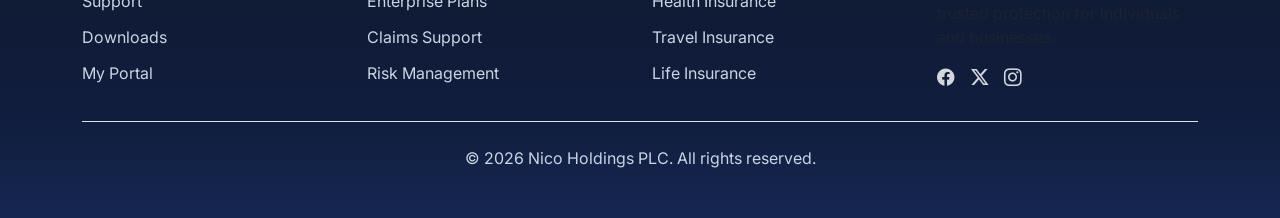
<file: opportunities.html>
<!doctype html>
<html lang="en">
<head>
  <meta charset="utf-8">
  <meta name="viewport" content="width=device-width, initial-scale=1">
  <title>Opportunities | Nico Holdings</title>
  <link rel="preconnect" href="https://fonts.googleapis.com">
  <link rel="preconnect" href="https://fonts.gstatic.com" crossorigin>
  <link href="https://fonts.googleapis.com/css2?family=Inter:wght@400;500;600;700&display=swap" rel="stylesheet">
  <link href="https://cdn.jsdelivr.net/npm/bootstrap-icons@1.11.3/font/bootstrap-icons.min.css" rel="stylesheet">
  <link href="https://cdn.jsdelivr.net/npm/bootstrap@5.3.8/dist/css/bootstrap.min.css" rel="stylesheet">
  <link rel="stylesheet" href="style.css">
  <style>
    .page-hero { background: linear-gradient(135deg, rgba(29,78,216,0.95), rgba(14,165,233,0.95)); color: #fff; padding: 5rem 0; position: relative; overflow: hidden; }
    .page-hero::after { content: ''; position: absolute; inset: 0; background: radial-gradient(circle at top left, rgba(255,255,255,0.14), transparent 34%), radial-gradient(circle at bottom right, rgba(255,255,255,0.08), transparent 24%); pointer-events: none; }
    .page-hero h1 { font-size: clamp(2.6rem, 5vw, 4rem); font-weight: 800; margin-bottom: 1rem; }
    .page-hero p { max-width: 700px; color: rgba(255,255,255,0.92); margin-bottom: 1.5rem; }
    .page-section { padding: 4rem 0; }
    .section-header h2 { font-size: 2.4rem; font-weight: 700; margin-bottom: 1rem; }
    .opportunity-grid { display: grid; gap: 1.5rem; grid-template-columns: repeat(auto-fit, minmax(240px, 1fr)); }
    .opportunity-card { background: #fff; border-radius: 22px; padding: 1.8rem; border: 1px solid rgba(15,23,42,0.08); box-shadow: 0 16px 40px rgba(15,23,42,0.08); }
    .opportunity-card h3 { font-size: 1.2rem; font-weight: 700; margin-bottom: 0.85rem; }
    .opportunity-card p { color: #475569; line-height: 1.8; }
    .cta-box { background: linear-gradient(180deg, #eff6ff, #dbeafe); border-radius: 18px; padding: 2rem; border: 1px solid rgba(37,99,235,0.18); }
    @media (max-width: 767px) { .page-hero { padding: 3rem 0; } }
  </style>
</head>
<body>
  <header class="sticky-top">
    <nav class="navbar navbar-expand-lg glass-nav px-3 px-lg-5">
      <div class="container-fluid px-0">
        <a class="navbar-brand fw-bold" href="index.html">Nico</a>
        <button class="navbar-toggler" type="button" data-bs-toggle="collapse" data-bs-target="#mainNav" aria-controls="mainNav" aria-expanded="false" aria-label="Toggle navigation">
          <span class="navbar-toggler-icon"></span>
        </button>
        <div class="collapse navbar-collapse" id="mainNav" data-bs-auto-close="false">
          <ul class="navbar-nav me-auto mb-2 mb-lg-0 mx-lg-4">
            <li class="nav-item"><a class="nav-link" href="index.html">Home</a></li>
            <li class="nav-item"><a class="nav-link" href="about.html">About Us</a></li>
            <li class="nav-item"><a class="nav-link" href="business.html">Our Business</a></li>
            <li class="nav-item"><a class="nav-link" href="investors.html">Investor Relations</a></li>
            <li class="nav-item"><a class="nav-link active" href="opportunities.html">Opportunities</a></li>
            <li class="nav-item"><a class="nav-link" href="forms.html">Forms</a></li>
            <li class="nav-item"><a class="nav-link" href="media.html">Media</a></li>
            <li class="nav-item"><a class="nav-link" href="contact.html">Contact Us</a></li>
          </ul>
        </div>
        <div class="nav-icons d-flex align-items-center gap-3 ms-auto">
          <a href="https://www.facebook.com/" target="_blank" class="icon-link">
            <i class="bi bi-facebook"></i>
          </a>
          <a href="https://x.com/" target="_blank" class="icon-link">
            <i class="bi bi-twitter-x"></i>
          </a>
          <a href="https://www.instagram.com/" target="_blank" class="icon-link">
            <i class="bi bi-instagram"></i>
          </a>
        </div>
      </div>
    </nav>
    <div class="top-info-bar px-3 px-lg-5">
      <div class="container-fluid px-0 d-flex flex-column flex-md-row align-items-center justify-content-start gap-3 py-2">
        <div class="d-flex align-items-center gap-2 text-primary fw-semibold text-uppercase small">
          <img src="images/company%20logo/company%20logo%20.png" alt="Nico" class="top-logo">
          <span>Nico</span>
        </div>
        <div class="d-flex flex-wrap gap-3 ms-3 ms-md-4">
          <div class="dropdown">
            <a class="dropdown-toggle nav-link text-dark fw-semibold" href="products.html">Products</a>
            <ul class="dropdown-menu">
              <li><a class="dropdown-item" href="products.html#personal">Personal Banking</a></li>
              <li><a class="dropdown-item" href="products.html#business">Business Banking</a></li>
              <li><a class="dropdown-item" href="products.html#loans">Loans</a></li>
            </ul>
          </div>
          <div class="dropdown">
            <a class="dropdown-toggle nav-link text-dark fw-semibold" href="support.html">Support</a>
            <ul class="dropdown-menu">
              <li><a class="dropdown-item" href="support.html#help">Help Center</a></li>
              <li><a class="dropdown-item" href="support.html#faq">FAQs</a></li>
              <li><a class="dropdown-item" href="support.html#chat">Live Chat</a></li>
            </ul>
          </div>
          <div class="dropdown">
            <a class="dropdown-toggle nav-link text-dark fw-semibold" href="downloads.html">Downloads</a>
            <ul class="dropdown-menu">
              <li><a class="dropdown-item" href="downloads.html#app">Mobile App</a></li>
              <li><a class="dropdown-item" href="downloads.html#forms">Forms PDF</a></li>
              <li><a class="dropdown-item" href="downloads.html#reports">Reports</a></li>
            </ul>
          </div>
          <div class="dropdown">
            <a class="dropdown-toggle nav-link text-dark fw-semibold" href="portal.html">My Portal</a>
            <ul class="dropdown-menu">
              <li><a class="dropdown-item" href="portal.html#login">Login</a></li>
              <li><a class="dropdown-item" href="portal.html#register">Register</a></li>
              <li><a class="dropdown-item" href="portal.html#dashboard">Dashboard</a></li>
            </ul>
          </div>
        </div>
      </div>
    </div>
  </header>

  <main>
    <section class="page-hero">
      <div class="container">
        <span class="badge bg-white text-primary mb-3">Opportunities</span>
        <h1>Careers, Partnerships, & Growth</h1>
        <p>Explore opportunities to join Nico, partner with us, or grow your career through our programs and services.</p>
      </div>
    </section>

    <section class="page-section">
      <div class="container">
        <div class="section-header text-center mb-5">
          <p class="section-label">Join our mission</p>
          <h2>Opportunities for individuals and organizations</h2>
          <p class="text-muted">Nico supports recruitment, agency partnerships, and community investment programs across Malawi.</p>
        </div>

        <div class="opportunity-grid">
          <article class="opportunity-card">
            <h3>Careers</h3>
            <p>Find open roles across customer service, underwriting, claims, and operations in our growing company.</p>
          </article>
          <article class="opportunity-card">
            <h3>Partnerships</h3>
            <p>Partner with Nico to reach new customers through agency networks, broker channels, and corporate alliances.</p>
          </article>
          <article class="opportunity-card">
            <h3>Agent Network</h3>
            <p>Join our agent program and offer trusted insurance services to communities across Malawi.</p>
          </article>
          <article class="opportunity-card">
            <h3>Community Programs</h3>
            <p>Work with Nico on local development initiatives that improve financial resilience and wellbeing.</p>
          </article>
        </div>
      </div>
    </section>

    <section class="page-section bg-light">
      <div class="container">
        <div class="row align-items-center gy-4">
          <div class="col-lg-5">
            <h2>Ready to explore a new opportunity?</h2>
            <p class="text-muted">Whether you are seeking a career change, a partnership, or a way to contribute locally, Nico welcomes conversations from ambitious individuals and trusted organizations.</p>
          </div>
          <div class="col-lg-7">
            <div class="cta-box">
              <h3>Submit your interest today</h3>
              <p>Send your CV or partnership inquiry and our team will follow up with the right opportunity details.</p>
              <a href="contact.html" class="btn btn-primary btn-lg">Contact opportunities team</a>
            </div>
          </div>
        </div>
      </div>
    </section>
  </main>

  <footer class="footer py-5">
    <div class="container">
      <div class="row gy-4">
        <div class="col-md-3">
          <h6 class="text-white fw-bold mb-3">Personal</h6>
          <ul class="list-unstyled mb-0">
            <li><a href="products.html#personal">Products</a></li>
            <li><a href="support.html">Support</a></li>
            <li><a href="downloads.html">Downloads</a></li>
            <li><a href="portal.html">My Portal</a></li>
          </ul>
        </div>
        <div class="col-md-3">
          <h6 class="text-white fw-bold mb-3">Business</h6>
          <ul class="list-unstyled mb-0">
            <li><a href="business.html">Business Insurance</a></li>
            <li><a href="products.html#business">Enterprise Plans</a></li>
            <li><a href="support.html">Claims Support</a></li>
            <li><a href="business.html">Risk Management</a></li>
          </ul>
        </div>
        <div class="col-md-3">
          <h6 class="text-white fw-bold mb-3">Services</h6>
          <ul class="list-unstyled mb-0">
            <li><a href="index.html#services">Motor Insurance</a></li>
            <li><a href="index.html#services">Health Insurance</a></li>
            <li><a href="index.html#services">Travel Insurance</a></li>
            <li><a href="index.html#services">Life Insurance</a></li>
          </ul>
        </div>
        <div class="col-md-3">
          <h6 class="text-white fw-bold mb-3">About Nico</h6>
          <p class="text-muted">Nico is one of Malawi's leading insurance providers offering trusted protection for individuals and businesses.</p>
          <div class="d-flex gap-3 mt-3">
            <a href="#" class="icon-link"><i class="bi bi-facebook"></i></a>
            <a href="#" class="icon-link"><i class="bi bi-twitter-x"></i></a>
            <a href="#" class="icon-link"><i class="bi bi-instagram"></i></a>
          </div>
        </div>
      </div>
      <div class="text-center pt-4 mt-4 border-top border-white-10">
        <p class="mb-0">© 2026 Nico Holdings PLC. All rights reserved.</p>
      </div>
    </div>
  </footer>

  <script src="https://cdn.jsdelivr.net/npm/bootstrap@5.3.8/dist/js/bootstrap.bundle.min.js"></script>
  <script src="script.js"></script>
</body>
</html>
</file>
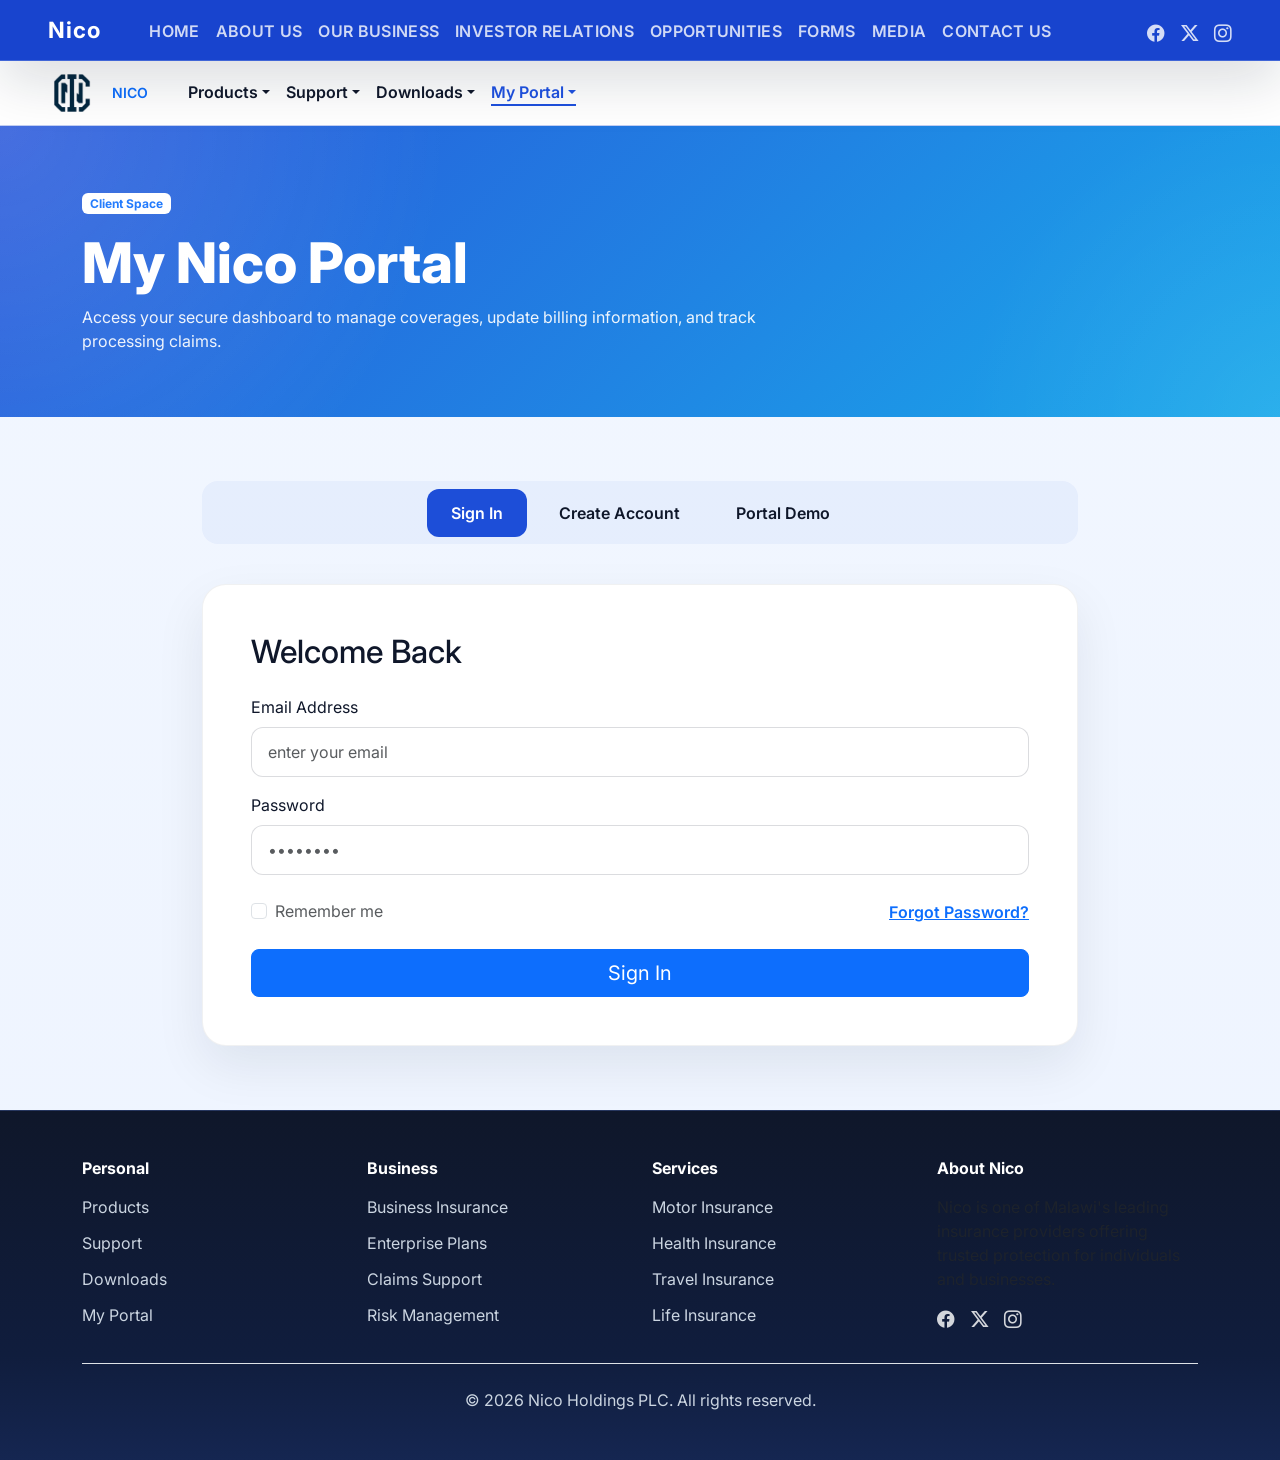
<file: portal.html>
<!doctype html>
<html lang="en">
<head>
  <meta charset="utf-8">
  <meta name="viewport" content="width=device-width, initial-scale=1">
  <title>Customer Portal | Nico Holdings</title>
  <link rel="preconnect" href="https://fonts.googleapis.com">
  <link rel="preconnect" href="https://fonts.gstatic.com" crossorigin>
  <link href="https://fonts.googleapis.com/css2?family=Inter:wght@400;500;600;700&display=swap" rel="stylesheet">
  <link href="https://cdn.jsdelivr.net/npm/bootstrap-icons@1.11.3/font/bootstrap-icons.min.css" rel="stylesheet">
  <link href="https://cdn.jsdelivr.net/npm/bootstrap@5.3.8/dist/css/bootstrap.min.css" rel="stylesheet">
  <link rel="stylesheet" href="style.css">
  <style>
    .page-hero {
      background: linear-gradient(135deg, rgba(29,78,216,0.95), rgba(14,165,233,0.95));
      color: #fff;
      padding: 4rem 0;
      position: relative;
      overflow: hidden;
    }
    .page-hero::after {
      content: '';
      position: absolute;
      inset: 0;
      background: radial-gradient(circle at top left, rgba(255,255,255,0.14), transparent 34%),
                  radial-gradient(circle at bottom right, rgba(255,255,255,0.08), transparent 24%);
      pointer-events: none;
    }
    .page-hero h1 {
      font-size: clamp(2.4rem, 4.5vw, 3.5rem);
      font-weight: 800;
      margin-bottom: 0.5rem;
    }
    .page-hero p {
      max-width: 700px;
      color: rgba(255,255,255,0.92);
      margin-bottom: 0;
    }
    .portal-section {
      padding: 4rem 0;
    }
    .portal-container {
      max-width: 900px;
      margin: 0 auto;
    }
    .portal-tabs {
      border: none;
      background: rgba(29, 78, 216, 0.05);
      padding: 0.5rem;
      border-radius: 16px;
      margin-bottom: 2.5rem;
      display: flex;
      justify-content: center;
      gap: 0.5rem;
    }
    .portal-tabs .nav-link {
      color: var(--text) !important;
      font-weight: 600;
      border-radius: 12px;
      border: none !important;
      padding: 0.75rem 1.5rem;
      transition: background-color 0.25s, color 0.25s;
      text-transform: none;
      letter-spacing: 0;
    }
    .portal-tabs .nav-link.active {
      background-color: var(--primary) !important;
      color: #fff !important;
    }
    .portal-card {
      background: #fff;
      border-radius: 24px;
      padding: 3rem;
      box-shadow: 0 20px 50px rgba(15,23,42,0.08);
      border: 1px solid rgba(15,23,42,0.06);
    }
    .form-control {
      border-radius: 12px;
      padding: 0.75rem 1rem;
      border: 1px solid rgba(15, 23, 42, 0.15);
    }
    .form-control:focus {
      box-shadow: 0 0 0 4px rgba(29, 78, 216, 0.15);
      border-color: var(--primary);
    }
    .dashboard-stat-card {
      background: var(--surface-soft);
      border-radius: 16px;
      padding: 1.5rem;
      border: 1px solid rgba(37,99,235,0.1);
      margin-bottom: 1rem;
    }
    .dashboard-stat-card .value {
      font-size: 1.8rem;
      font-weight: 800;
      color: var(--primary);
    }
    .dashboard-stat-card .label {
      color: #475569;
      font-size: 0.95rem;
      font-weight: 500;
    }
    @media (max-width: 767px) {
      .page-hero { padding: 3rem 0; }
      .portal-card { padding: 1.5rem; }
    }
  </style>
</head>
<body>
  <header class="sticky-top">
    <nav class="navbar navbar-expand-lg glass-nav px-3 px-lg-5">
      <div class="container-fluid px-0">
        <a class="navbar-brand fw-bold" href="index.html">Nico</a>
        <button class="navbar-toggler" type="button" data-bs-toggle="collapse" data-bs-target="#mainNav" aria-controls="mainNav" aria-expanded="false" aria-label="Toggle navigation">
          <span class="navbar-toggler-icon"></span>
        </button>
        <div class="collapse navbar-collapse" id="mainNav" data-bs-auto-close="false">
          <ul class="navbar-nav me-auto mb-2 mb-lg-0 mx-lg-4">
            <li class="nav-item"><a class="nav-link" href="index.html">Home</a></li>
            <li class="nav-item"><a class="nav-link" href="about.html">About Us</a></li>
            <li class="nav-item"><a class="nav-link" href="business.html">Our Business</a></li>
            <li class="nav-item"><a class="nav-link" href="investors.html">Investor Relations</a></li>
            <li class="nav-item"><a class="nav-link" href="opportunities.html">Opportunities</a></li>
            <li class="nav-item"><a class="nav-link" href="forms.html">Forms</a></li>
            <li class="nav-item"><a class="nav-link" href="media.html">Media</a></li>
            <li class="nav-item"><a class="nav-link" href="contact.html">Contact Us</a></li>
          </ul>
        </div>
        <div class="nav-icons d-flex align-items-center gap-3 ms-auto">
          <a href="https://www.facebook.com/" target="_blank" class="icon-link">
            <i class="bi bi-facebook"></i>
          </a>
          <a href="https://x.com/" target="_blank" class="icon-link">
            <i class="bi bi-twitter-x"></i>
          </a>
          <a href="https://www.instagram.com/" target="_blank" class="icon-link">
            <i class="bi bi-instagram"></i>
          </a>
        </div>
      </div>
    </nav>
    <div class="top-info-bar px-3 px-lg-5">
      <div class="container-fluid px-0 d-flex flex-column flex-md-row align-items-center justify-content-start gap-3 py-2">
        <div class="d-flex align-items-center gap-2 text-primary fw-semibold text-uppercase small">
          <img src="images/company%20logo/company%20logo%20.png" alt="Nico" class="top-logo">
          <span>Nico</span>
        </div>
        <div class="d-flex flex-wrap gap-3 ms-3 ms-md-4">
          <div class="dropdown">
            <a class="dropdown-toggle nav-link text-dark fw-semibold" href="products.html">Products</a>
            <ul class="dropdown-menu">
              <li><a class="dropdown-item" href="products.html#personal">Personal Banking</a></li>
              <li><a class="dropdown-item" href="products.html#business">Business Banking</a></li>
              <li><a class="dropdown-item" href="products.html#loans">Loans</a></li>
            </ul>
          </div>
          <div class="dropdown">
            <a class="dropdown-toggle nav-link text-dark fw-semibold" href="support.html">Support</a>
            <ul class="dropdown-menu">
              <li><a class="dropdown-item" href="support.html#help">Help Center</a></li>
              <li><a class="dropdown-item" href="support.html#faq">FAQs</a></li>
              <li><a class="dropdown-item" href="support.html#chat">Live Chat</a></li>
            </ul>
          </div>
          <div class="dropdown">
            <a class="dropdown-toggle nav-link text-dark fw-semibold" href="downloads.html">Downloads</a>
            <ul class="dropdown-menu">
              <li><a class="dropdown-item" href="downloads.html#app">Mobile App</a></li>
              <li><a class="dropdown-item" href="downloads.html#forms">Forms PDF</a></li>
              <li><a class="dropdown-item" href="downloads.html#reports">Reports</a></li>
            </ul>
          </div>
          <div class="dropdown">
            <a class="dropdown-toggle nav-link text-dark fw-semibold active" href="portal.html">My Portal</a>
            <ul class="dropdown-menu">
              <li><a class="dropdown-item" href="portal.html#login">Login</a></li>
              <li><a class="dropdown-item" href="portal.html#register">Register</a></li>
              <li><a class="dropdown-item" href="portal.html#dashboard">Dashboard</a></li>
            </ul>
          </div>
        </div>
      </div>
    </div>
  </header>

  <main>
    <section class="page-hero">
      <div class="container">
        <span class="badge bg-white text-primary mb-3">Client Space</span>
        <h1>My Nico Portal</h1>
        <p>Access your secure dashboard to manage coverages, update billing information, and track processing claims.</p>
      </div>
    </section>

    <section class="portal-section">
      <div class="container portal-container">
        <ul class="nav nav-tabs portal-tabs" id="portalTabs" role="tablist">
          <li class="nav-item" role="presentation">
            <button class="nav-link active" id="login-tab" data-bs-toggle="tab" data-bs-target="#loginPanel" type="button" role="tab" aria-controls="loginPanel" aria-selected="true">Sign In</button>
          </li>
          <li class="nav-item" role="presentation">
            <button class="nav-link" id="register-tab" data-bs-toggle="tab" data-bs-target="#registerPanel" type="button" role="tab" aria-controls="registerPanel" aria-selected="false">Create Account</button>
          </li>
          <li class="nav-item" role="presentation">
            <button class="nav-link" id="dashboard-tab" data-bs-toggle="tab" data-bs-target="#dashboardPanel" type="button" role="tab" aria-controls="dashboardPanel" aria-selected="false">Portal Demo</button>
          </li>
        </ul>

        <div class="tab-content" id="portalTabsContent">
          <!-- LOGIN PANEL -->
          <div class="tab-pane fade show active" id="loginPanel" role="tabpanel" aria-labelledby="login-tab">
            <div class="portal-card">
              <h2 class="mb-4">Welcome Back</h2>
              <form onsubmit="event.preventDefault(); alert('Demo Login successful!');">
                <div class="mb-3">
                  <label class="form-label">Email Address</label>
                  <input type="email" class="form-control" placeholder="enter your email" required>
                </div>
                <div class="mb-4">
                  <label class="form-label">Password</label>
                  <input type="password" class="form-control" placeholder="••••••••" required>
                </div>
                <div class="d-flex justify-content-between align-items-center mb-4">
                  <div class="form-check">
                    <input class="form-check-input" type="checkbox" id="rememberMe">
                    <label class="form-check-label text-muted" for="rememberMe">Remember me</label>
                  </div>
                  <a href="#" class="text-primary fw-semibold">Forgot Password?</a>
                </div>
                <button type="submit" class="btn btn-primary btn-lg w-100">Sign In</button>
              </form>
            </div>
          </div>

          <!-- REGISTER PANEL -->
          <div class="tab-pane fade" id="registerPanel" role="tabpanel" aria-labelledby="register-tab">
            <div class="portal-card">
              <h2 class="mb-4">Register Client Account</h2>
              <form onsubmit="event.preventDefault(); alert('Demo Account Registration successful!');">
                <div class="row g-3 mb-3">
                  <div class="col-md-6">
                    <label class="form-label">First Name</label>
                    <input type="text" class="form-control" placeholder="Jane" required>
                  </div>
                  <div class="col-md-6">
                    <label class="form-label">Last Name</label>
                    <input type="text" class="form-control" placeholder="Doe" required>
                  </div>
                </div>
                <div class="mb-3">
                  <label class="form-label">Email Address</label>
                  <input type="email" class="form-control" placeholder="jane.doe@example.com" required>
                </div>
                <div class="mb-3">
                  <label class="form-label">Policy Number (Optional)</label>
                  <input type="text" class="form-control" placeholder="POL-12345-67">
                </div>
                <div class="row g-3 mb-4">
                  <div class="col-md-6">
                    <label class="form-label">Password</label>
                    <input type="password" class="form-control" placeholder="••••••••" required>
                  </div>
                  <div class="col-md-6">
                    <label class="form-label">Confirm Password</label>
                    <input type="password" class="form-control" placeholder="••••••••" required>
                  </div>
                </div>
                <button type="submit" class="btn btn-primary btn-lg w-100">Create Account</button>
              </form>
            </div>
          </div>

          <!-- DASHBOARD PANEL -->
          <div class="tab-pane fade" id="dashboardPanel" role="tabpanel" aria-labelledby="dashboard-tab">
            <div class="portal-card">
              <div class="d-flex flex-wrap justify-content-between align-items-center mb-4 pb-3 border-bottom">
                <div>
                  <h2 class="mb-1">Jane Doe's Space</h2>
                  <p class="text-muted mb-0">Client ID: NICO-8832-MLW</p>
                </div>
                <div>
                  <span class="badge bg-success py-2 px-3">Active Account</span>
                </div>
              </div>

              <div class="row g-3 mb-4">
                <div class="col-md-4">
                  <div class="dashboard-stat-card text-center">
                    <div class="value">2</div>
                    <div class="label">Active Policies</div>
                  </div>
                </div>
                <div class="col-md-4">
                  <div class="dashboard-stat-card text-center">
                    <div class="value">0</div>
                    <div class="label">Pending Claims</div>
                  </div>
                </div>
                <div class="col-md-4">
                  <div class="dashboard-stat-card text-center">
                    <div class="value">MK 45,000</div>
                    <div class="label">Next Premium Due</div>
                  </div>
                </div>
              </div>

              <h3>My Active Coverages</h3>
              <div class="table-responsive mt-3">
                <table class="table table-hover border">
                  <thead class="table-light">
                    <tr>
                      <th>Policy Details</th>
                      <th>Type</th>
                      <th>Coverage Limit</th>
                      <th>Expiry</th>
                      <th>Status</th>
                    </tr>
                  </thead>
                  <tbody>
                    <tr>
                      <td><strong>POL-9921-MTR</strong><br><span class="text-muted small">Toyota Fortuner</span></td>
                      <td>Motor Comprehensive</td>
                      <td>MK 12,500,000</td>
                      <td>12 Nov 2026</td>
                      <td><span class="badge bg-success-subtle text-success border border-success-subtle">Active</span></td>
                    </tr>
                    <tr>
                      <td><strong>POL-1025-HLT</strong><br><span class="text-muted small">Family Plan</span></td>
                      <td>Health Premier</td>
                      <td>MK 8,000,000</td>
                      <td>05 Mar 2027</td>
                      <td><span class="badge bg-success-subtle text-success border border-success-subtle">Active</span></td>
                    </tr>
                  </tbody>
                </table>
              </div>
            </div>
          </div>
        </div>
      </div>
    </section>
  </main>

  <footer class="footer py-5">
    <div class="container">
      <div class="row gy-4">
        <div class="col-md-3">
          <h6 class="text-white fw-bold mb-3">Personal</h6>
          <ul class="list-unstyled mb-0">
            <li><a href="products.html#personal">Products</a></li>
            <li><a href="support.html">Support</a></li>
            <li><a href="downloads.html">Downloads</a></li>
            <li><a href="portal.html">My Portal</a></li>
          </ul>
        </div>
        <div class="col-md-3">
          <h6 class="text-white fw-bold mb-3">Business</h6>
          <ul class="list-unstyled mb-0">
            <li><a href="business.html">Business Insurance</a></li>
            <li><a href="products.html#business">Enterprise Plans</a></li>
            <li><a href="support.html">Claims Support</a></li>
            <li><a href="business.html">Risk Management</a></li>
          </ul>
        </div>
        <div class="col-md-3">
          <h6 class="text-white fw-bold mb-3">Services</h6>
          <ul class="list-unstyled mb-0">
            <li><a href="index.html#services">Motor Insurance</a></li>
            <li><a href="index.html#services">Health Insurance</a></li>
            <li><a href="index.html#services">Travel Insurance</a></li>
            <li><a href="index.html#services">Life Insurance</a></li>
          </ul>
        </div>
        <div class="col-md-3">
          <h6 class="text-white fw-bold mb-3">About Nico</h6>
          <p class="text-muted">Nico is one of Malawi's leading insurance providers offering trusted protection for individuals and businesses.</p>
          <div class="d-flex gap-3 mt-3">
            <a href="#" class="icon-link"><i class="bi bi-facebook"></i></a>
            <a href="#" class="icon-link"><i class="bi bi-twitter-x"></i></a>
            <a href="#" class="icon-link"><i class="bi bi-instagram"></i></a>
          </div>
        </div>
      </div>
      <div class="text-center pt-4 mt-4 border-top border-white-10">
        <p class="mb-0">© 2026 Nico Holdings PLC. All rights reserved.</p>
      </div>
    </div>
  </footer>

  <script src="https://cdn.jsdelivr.net/npm/bootstrap@5.3.8/dist/js/bootstrap.bundle.min.js"></script>
  <script src="script.js"></script>
</body>
</html>
</file>
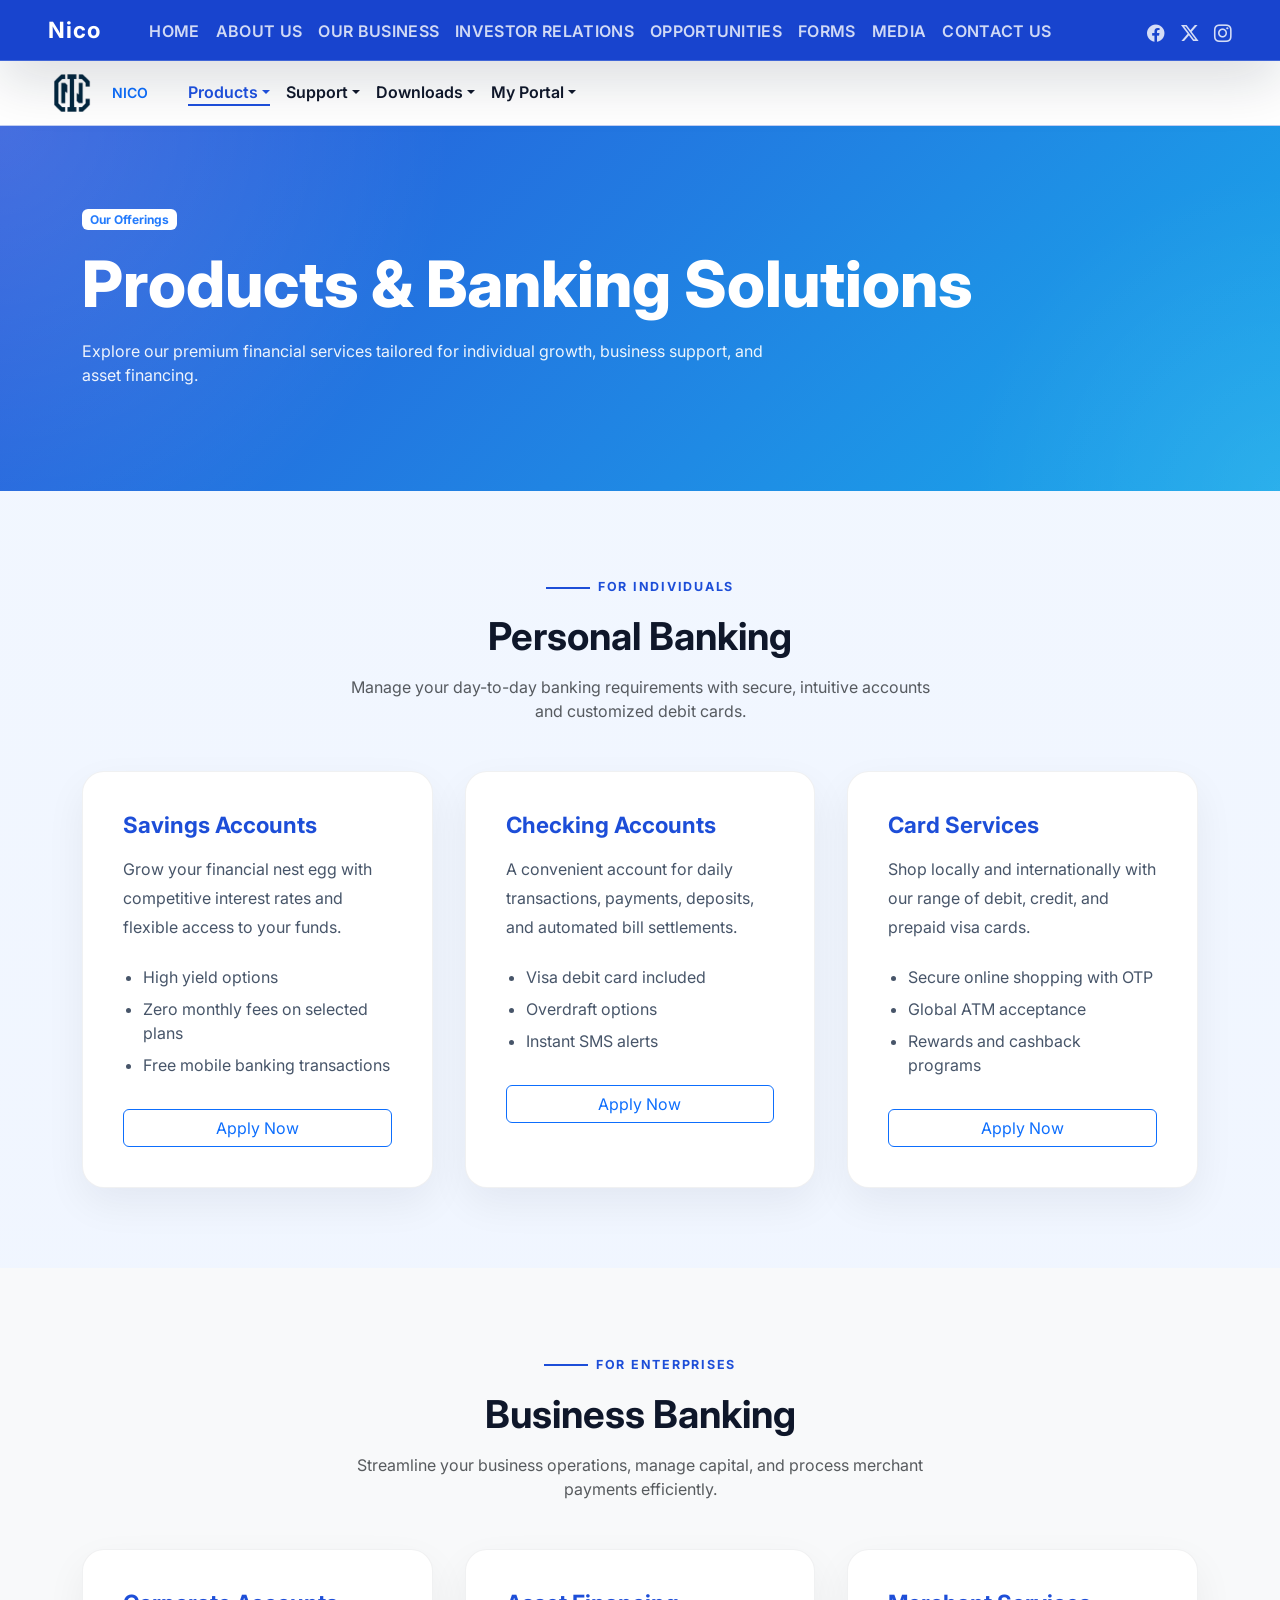
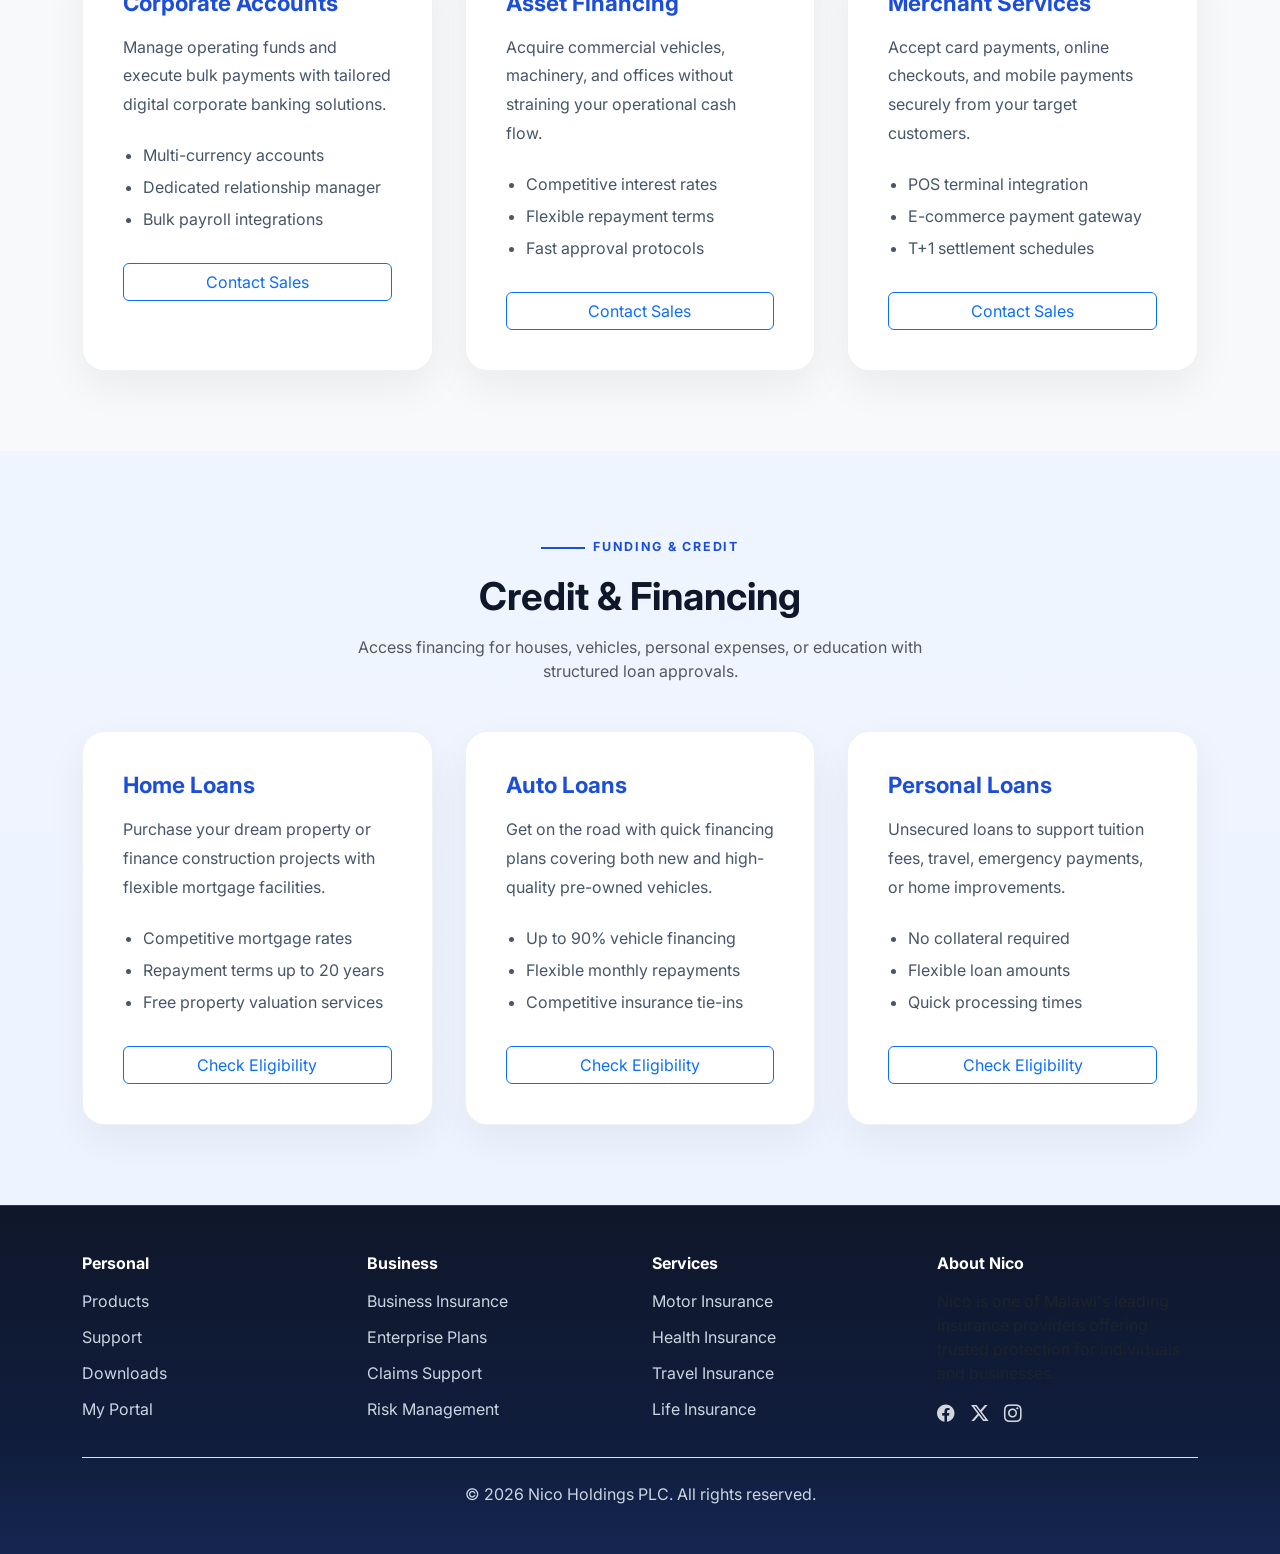
<file: products.html>
<!doctype html>
<html lang="en">
<head>
  <meta charset="utf-8">
  <meta name="viewport" content="width=device-width, initial-scale=1">
  <title>Products & Services | Nico Holdings</title>
  <link rel="preconnect" href="https://fonts.googleapis.com">
  <link rel="preconnect" href="https://fonts.gstatic.com" crossorigin>
  <link href="https://fonts.googleapis.com/css2?family=Inter:wght@400;500;600;700&display=swap" rel="stylesheet">
  <link href="https://cdn.jsdelivr.net/npm/bootstrap-icons@1.11.3/font/bootstrap-icons.min.css" rel="stylesheet">
  <link href="https://cdn.jsdelivr.net/npm/bootstrap@5.3.8/dist/css/bootstrap.min.css" rel="stylesheet">
  <link rel="stylesheet" href="style.css">
  <style>
    .page-hero {
      background: linear-gradient(135deg, rgba(29,78,216,0.95), rgba(14,165,233,0.95));
      color: #fff;
      padding: 5rem 0;
      position: relative;
      overflow: hidden;
    }
    .page-hero::after {
      content: '';
      position: absolute;
      inset: 0;
      background: radial-gradient(circle at top left, rgba(255,255,255,0.14), transparent 34%),
                  radial-gradient(circle at bottom right, rgba(255,255,255,0.08), transparent 24%);
      pointer-events: none;
    }
    .page-hero h1 {
      font-size: clamp(2.6rem, 5vw, 4rem);
      font-weight: 800;
      margin-bottom: 1rem;
    }
    .page-hero p {
      max-width: 700px;
      color: rgba(255,255,255,0.92);
      margin-bottom: 1.5rem;
    }
    .page-section {
      padding: 5rem 0;
    }
    .section-header h2 {
      font-size: 2.4rem;
      font-weight: 700;
      margin-bottom: 1rem;
    }
    .product-grid {
      display: grid;
      gap: 2rem;
      grid-template-columns: repeat(auto-fit, minmax(300px, 1fr));
      margin-top: 3rem;
    }
    .product-card {
      background: #fff;
      border-radius: 22px;
      padding: 2.5rem;
      box-shadow: 0 16px 40px rgba(15,23,42,0.06);
      border: 1px solid rgba(15,23,42,0.06);
      transition: transform 0.3s ease, box-shadow 0.3s ease;
    }
    .product-card:hover {
      transform: translateY(-5px);
      box-shadow: 0 20px 50px rgba(15,23,42,0.1);
    }
    .product-card h3 {
      font-size: 1.4rem;
      font-weight: 700;
      margin-bottom: 1rem;
      color: var(--primary);
    }
    .product-card p {
      color: #475569;
      line-height: 1.8;
      margin-bottom: 1.5rem;
    }
    .product-card ul {
      padding-left: 1.25rem;
      color: #475569;
      margin-bottom: 2rem;
    }
    .product-card ul li {
      margin-bottom: 0.5rem;
    }
    @media (max-width: 767px) {
      .page-hero { padding: 3rem 0; }
    }
  </style>
</head>
<body>
  <header class="sticky-top">
    <nav class="navbar navbar-expand-lg glass-nav px-3 px-lg-5">
      <div class="container-fluid px-0">
        <a class="navbar-brand fw-bold" href="index.html">Nico</a>
        <button class="navbar-toggler" type="button" data-bs-toggle="collapse" data-bs-target="#mainNav" aria-controls="mainNav" aria-expanded="false" aria-label="Toggle navigation">
          <span class="navbar-toggler-icon"></span>
        </button>
        <div class="collapse navbar-collapse" id="mainNav" data-bs-auto-close="false">
          <ul class="navbar-nav me-auto mb-2 mb-lg-0 mx-lg-4">
            <li class="nav-item"><a class="nav-link" href="index.html">Home</a></li>
            <li class="nav-item"><a class="nav-link" href="about.html">About Us</a></li>
            <li class="nav-item"><a class="nav-link" href="business.html">Our Business</a></li>
            <li class="nav-item"><a class="nav-link" href="investors.html">Investor Relations</a></li>
            <li class="nav-item"><a class="nav-link" href="opportunities.html">Opportunities</a></li>
            <li class="nav-item"><a class="nav-link" href="forms.html">Forms</a></li>
            <li class="nav-item"><a class="nav-link" href="media.html">Media</a></li>
            <li class="nav-item"><a class="nav-link" href="contact.html">Contact Us</a></li>
          </ul>
        </div>
        <div class="nav-icons d-flex align-items-center gap-3 ms-auto">
          <a href="https://www.facebook.com/" target="_blank" class="icon-link">
            <i class="bi bi-facebook"></i>
          </a>
          <a href="https://x.com/" target="_blank" class="icon-link">
            <i class="bi bi-twitter-x"></i>
          </a>
          <a href="https://www.instagram.com/" target="_blank" class="icon-link">
            <i class="bi bi-instagram"></i>
          </a>
        </div>
      </div>
    </nav>
    <div class="top-info-bar px-3 px-lg-5">
      <div class="container-fluid px-0 d-flex flex-column flex-md-row align-items-center justify-content-start gap-3 py-2">
        <div class="d-flex align-items-center gap-2 text-primary fw-semibold text-uppercase small">
          <img src="images/company%20logo/company%20logo%20.png" alt="Nico" class="top-logo">
          <span>Nico</span>
        </div>
        <div class="d-flex flex-wrap gap-3 ms-3 ms-md-4">
          <div class="dropdown">
            <a class="dropdown-toggle nav-link text-dark fw-semibold active" href="products.html">Products</a>
            <ul class="dropdown-menu">
              <li><a class="dropdown-item" href="products.html#personal">Personal Banking</a></li>
              <li><a class="dropdown-item" href="products.html#business">Business Banking</a></li>
              <li><a class="dropdown-item" href="products.html#loans">Loans</a></li>
            </ul>
          </div>
          <div class="dropdown">
            <a class="dropdown-toggle nav-link text-dark fw-semibold" href="support.html">Support</a>
            <ul class="dropdown-menu">
              <li><a class="dropdown-item" href="support.html#help">Help Center</a></li>
              <li><a class="dropdown-item" href="support.html#faq">FAQs</a></li>
              <li><a class="dropdown-item" href="support.html#chat">Live Chat</a></li>
            </ul>
          </div>
          <div class="dropdown">
            <a class="dropdown-toggle nav-link text-dark fw-semibold" href="downloads.html">Downloads</a>
            <ul class="dropdown-menu">
              <li><a class="dropdown-item" href="downloads.html#app">Mobile App</a></li>
              <li><a class="dropdown-item" href="downloads.html#forms">Forms PDF</a></li>
              <li><a class="dropdown-item" href="downloads.html#reports">Reports</a></li>
            </ul>
          </div>
          <div class="dropdown">
            <a class="dropdown-toggle nav-link text-dark fw-semibold" href="portal.html">My Portal</a>
            <ul class="dropdown-menu">
              <li><a class="dropdown-item" href="portal.html#login">Login</a></li>
              <li><a class="dropdown-item" href="portal.html#register">Register</a></li>
              <li><a class="dropdown-item" href="portal.html#dashboard">Dashboard</a></li>
            </ul>
          </div>
        </div>
      </div>
    </div>
  </header>

  <main>
    <section class="page-hero">
      <div class="container">
        <span class="badge bg-white text-primary mb-3">Our Offerings</span>
        <h1>Products & Banking Solutions</h1>
        <p>Explore our premium financial services tailored for individual growth, business support, and asset financing.</p>
      </div>
    </section>

    <!-- PERSONAL BANKING -->
    <section id="personal" class="page-section">
      <div class="container">
        <div class="section-header text-center mb-5">
          <p class="section-label">For Individuals</p>
          <h2>Personal Banking</h2>
          <p class="text-muted mx-auto" style="max-width: 600px;">Manage your day-to-day banking requirements with secure, intuitive accounts and customized debit cards.</p>
        </div>

        <div class="product-grid">
          <div class="product-card">
            <h3>Savings Accounts</h3>
            <p>Grow your financial nest egg with competitive interest rates and flexible access to your funds.</p>
            <ul>
              <li>High yield options</li>
              <li>Zero monthly fees on selected plans</li>
              <li>Free mobile banking transactions</li>
            </ul>
            <a href="contact.html" class="btn btn-outline-primary w-100">Apply Now</a>
          </div>
          <div class="product-card">
            <h3>Checking Accounts</h3>
            <p>A convenient account for daily transactions, payments, deposits, and automated bill settlements.</p>
            <ul>
              <li>Visa debit card included</li>
              <li>Overdraft options</li>
              <li>Instant SMS alerts</li>
            </ul>
            <a href="contact.html" class="btn btn-outline-primary w-100">Apply Now</a>
          </div>
          <div class="product-card">
            <h3>Card Services</h3>
            <p>Shop locally and internationally with our range of debit, credit, and prepaid visa cards.</p>
            <ul>
              <li>Secure online shopping with OTP</li>
              <li>Global ATM acceptance</li>
              <li>Rewards and cashback programs</li>
            </ul>
            <a href="contact.html" class="btn btn-outline-primary w-100">Apply Now</a>
          </div>
        </div>
      </div>
    </section>

    <!-- BUSINESS BANKING -->
    <section id="business" class="page-section bg-light">
      <div class="container">
        <div class="section-header text-center mb-5">
          <p class="section-label">For Enterprises</p>
          <h2>Business Banking</h2>
          <p class="text-muted mx-auto" style="max-width: 600px;">Streamline your business operations, manage capital, and process merchant payments efficiently.</p>
        </div>

        <div class="product-grid">
          <div class="product-card">
            <h3>Corporate Accounts</h3>
            <p>Manage operating funds and execute bulk payments with tailored digital corporate banking solutions.</p>
            <ul>
              <li>Multi-currency accounts</li>
              <li>Dedicated relationship manager</li>
              <li>Bulk payroll integrations</li>
            </ul>
            <a href="contact.html" class="btn btn-outline-primary w-100">Contact Sales</a>
          </div>
          <div class="product-card">
            <h3>Asset Financing</h3>
            <p>Acquire commercial vehicles, machinery, and offices without straining your operational cash flow.</p>
            <ul>
              <li>Competitive interest rates</li>
              <li>Flexible repayment terms</li>
              <li>Fast approval protocols</li>
            </ul>
            <a href="contact.html" class="btn btn-outline-primary w-100">Contact Sales</a>
          </div>
          <div class="product-card">
            <h3>Merchant Services</h3>
            <p>Accept card payments, online checkouts, and mobile payments securely from your target customers.</p>
            <ul>
              <li>POS terminal integration</li>
              <li>E-commerce payment gateway</li>
              <li>T+1 settlement schedules</li>
            </ul>
            <a href="contact.html" class="btn btn-outline-primary w-100">Contact Sales</a>
          </div>
        </div>
      </div>
    </section>

    <!-- LOANS -->
    <section id="loans" class="page-section">
      <div class="container">
        <div class="section-header text-center mb-5">
          <p class="section-label">Funding & Credit</p>
          <h2>Credit & Financing</h2>
          <p class="text-muted mx-auto" style="max-width: 600px;">Access financing for houses, vehicles, personal expenses, or education with structured loan approvals.</p>
        </div>

        <div class="product-grid">
          <div class="product-card">
            <h3>Home Loans</h3>
            <p>Purchase your dream property or finance construction projects with flexible mortgage facilities.</p>
            <ul>
              <li>Competitive mortgage rates</li>
              <li>Repayment terms up to 20 years</li>
              <li>Free property valuation services</li>
            </ul>
            <a href="contact.html" class="btn btn-outline-primary w-100">Check Eligibility</a>
          </div>
          <div class="product-card">
            <h3>Auto Loans</h3>
            <p>Get on the road with quick financing plans covering both new and high-quality pre-owned vehicles.</p>
            <ul>
              <li>Up to 90% vehicle financing</li>
              <li>Flexible monthly repayments</li>
              <li>Competitive insurance tie-ins</li>
            </ul>
            <a href="contact.html" class="btn btn-outline-primary w-100">Check Eligibility</a>
          </div>
          <div class="product-card">
            <h3>Personal Loans</h3>
            <p>Unsecured loans to support tuition fees, travel, emergency payments, or home improvements.</p>
            <ul>
              <li>No collateral required</li>
              <li>Flexible loan amounts</li>
              <li>Quick processing times</li>
            </ul>
            <a href="contact.html" class="btn btn-outline-primary w-100">Check Eligibility</a>
          </div>
        </div>
      </div>
    </section>
  </main>

  <footer class="footer py-5">
    <div class="container">
      <div class="row gy-4">
        <div class="col-md-3">
          <h6 class="text-white fw-bold mb-3">Personal</h6>
          <ul class="list-unstyled mb-0">
            <li><a href="products.html#personal">Products</a></li>
            <li><a href="support.html">Support</a></li>
            <li><a href="downloads.html">Downloads</a></li>
            <li><a href="portal.html">My Portal</a></li>
          </ul>
        </div>
        <div class="col-md-3">
          <h6 class="text-white fw-bold mb-3">Business</h6>
          <ul class="list-unstyled mb-0">
            <li><a href="business.html">Business Insurance</a></li>
            <li><a href="products.html#business">Enterprise Plans</a></li>
            <li><a href="support.html">Claims Support</a></li>
            <li><a href="business.html">Risk Management</a></li>
          </ul>
        </div>
        <div class="col-md-3">
          <h6 class="text-white fw-bold mb-3">Services</h6>
          <ul class="list-unstyled mb-0">
            <li><a href="index.html#services">Motor Insurance</a></li>
            <li><a href="index.html#services">Health Insurance</a></li>
            <li><a href="index.html#services">Travel Insurance</a></li>
            <li><a href="index.html#services">Life Insurance</a></li>
          </ul>
        </div>
        <div class="col-md-3">
          <h6 class="text-white fw-bold mb-3">About Nico</h6>
          <p class="text-muted">Nico is one of Malawi's leading insurance providers offering trusted protection for individuals and businesses.</p>
          <div class="d-flex gap-3 mt-3">
            <a href="#" class="icon-link"><i class="bi bi-facebook"></i></a>
            <a href="#" class="icon-link"><i class="bi bi-twitter-x"></i></a>
            <a href="#" class="icon-link"><i class="bi bi-instagram"></i></a>
          </div>
        </div>
      </div>
      <div class="text-center pt-4 mt-4 border-top border-white-10">
        <p class="mb-0">© 2026 Nico Holdings PLC. All rights reserved.</p>
      </div>
    </div>
  </footer>

  <script src="https://cdn.jsdelivr.net/npm/bootstrap@5.3.8/dist/js/bootstrap.bundle.min.js"></script>
  <script src="script.js"></script>
</body>
</html>
</file>
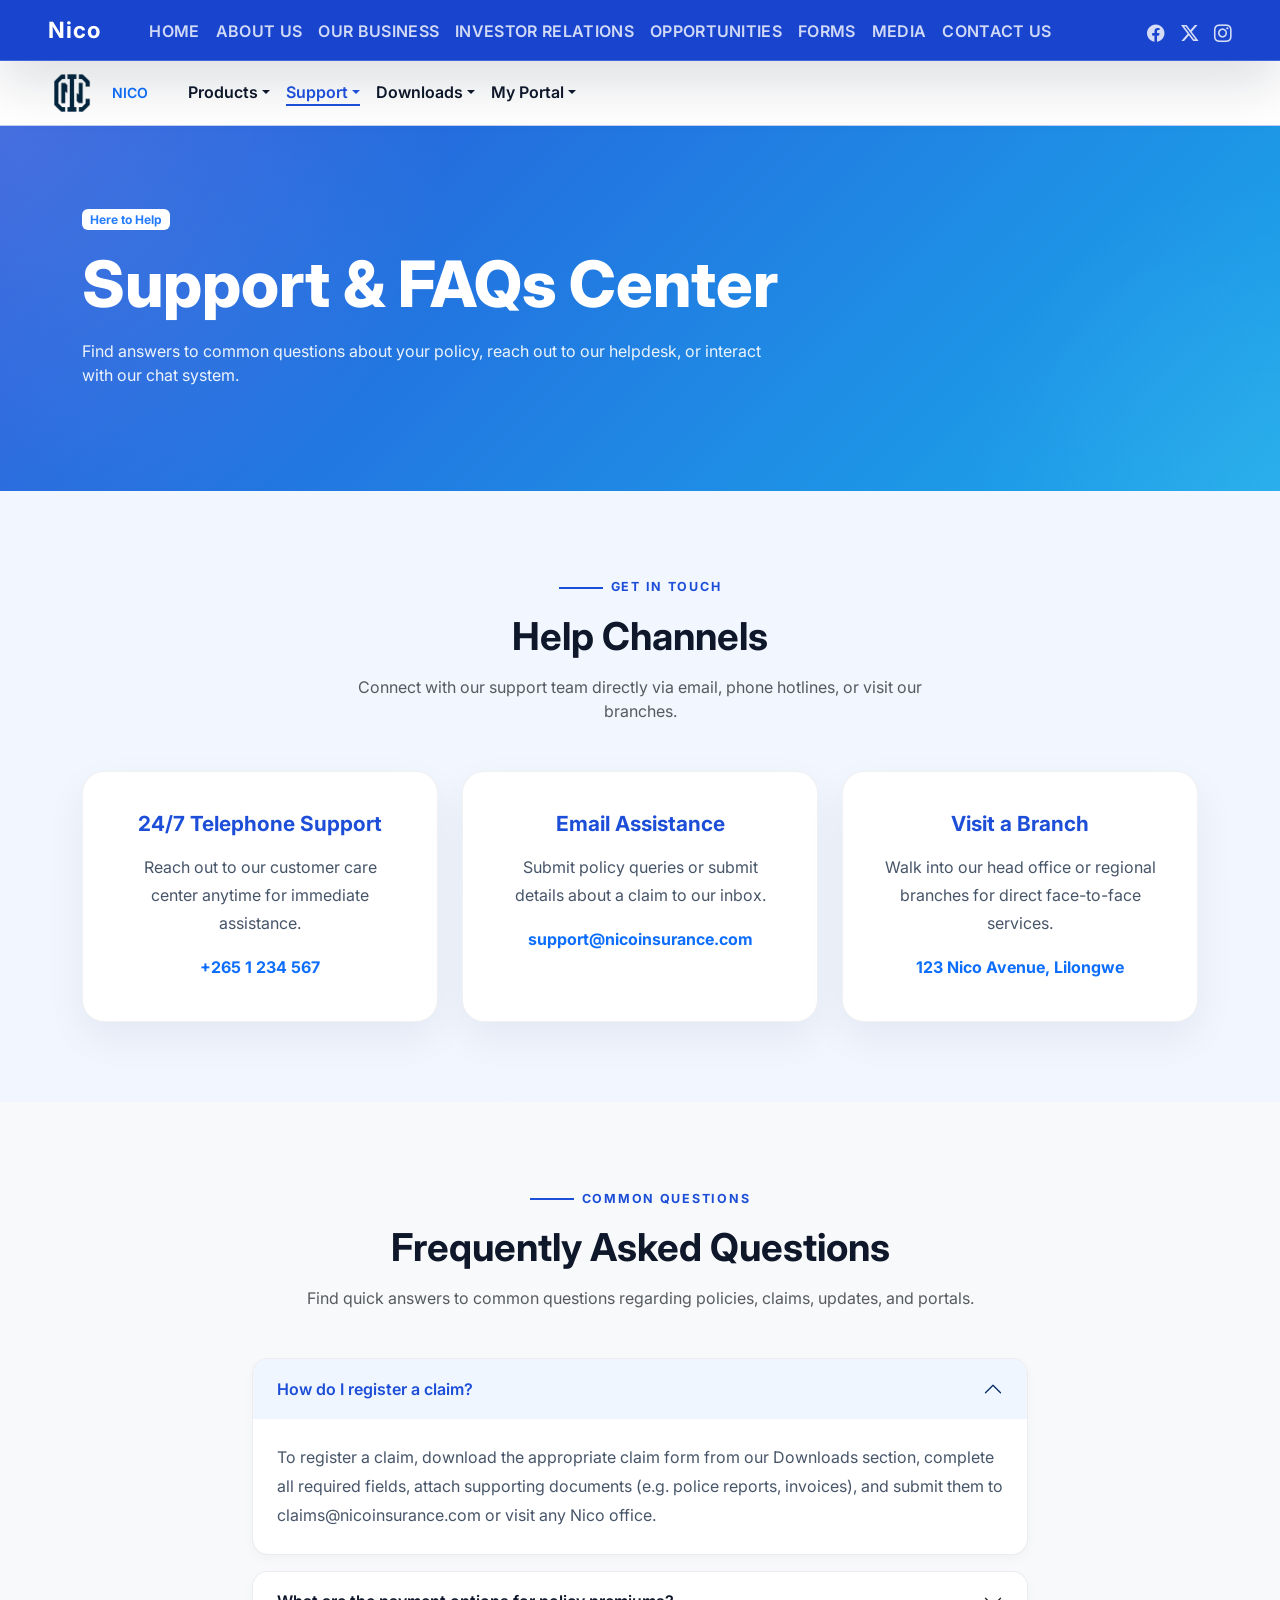
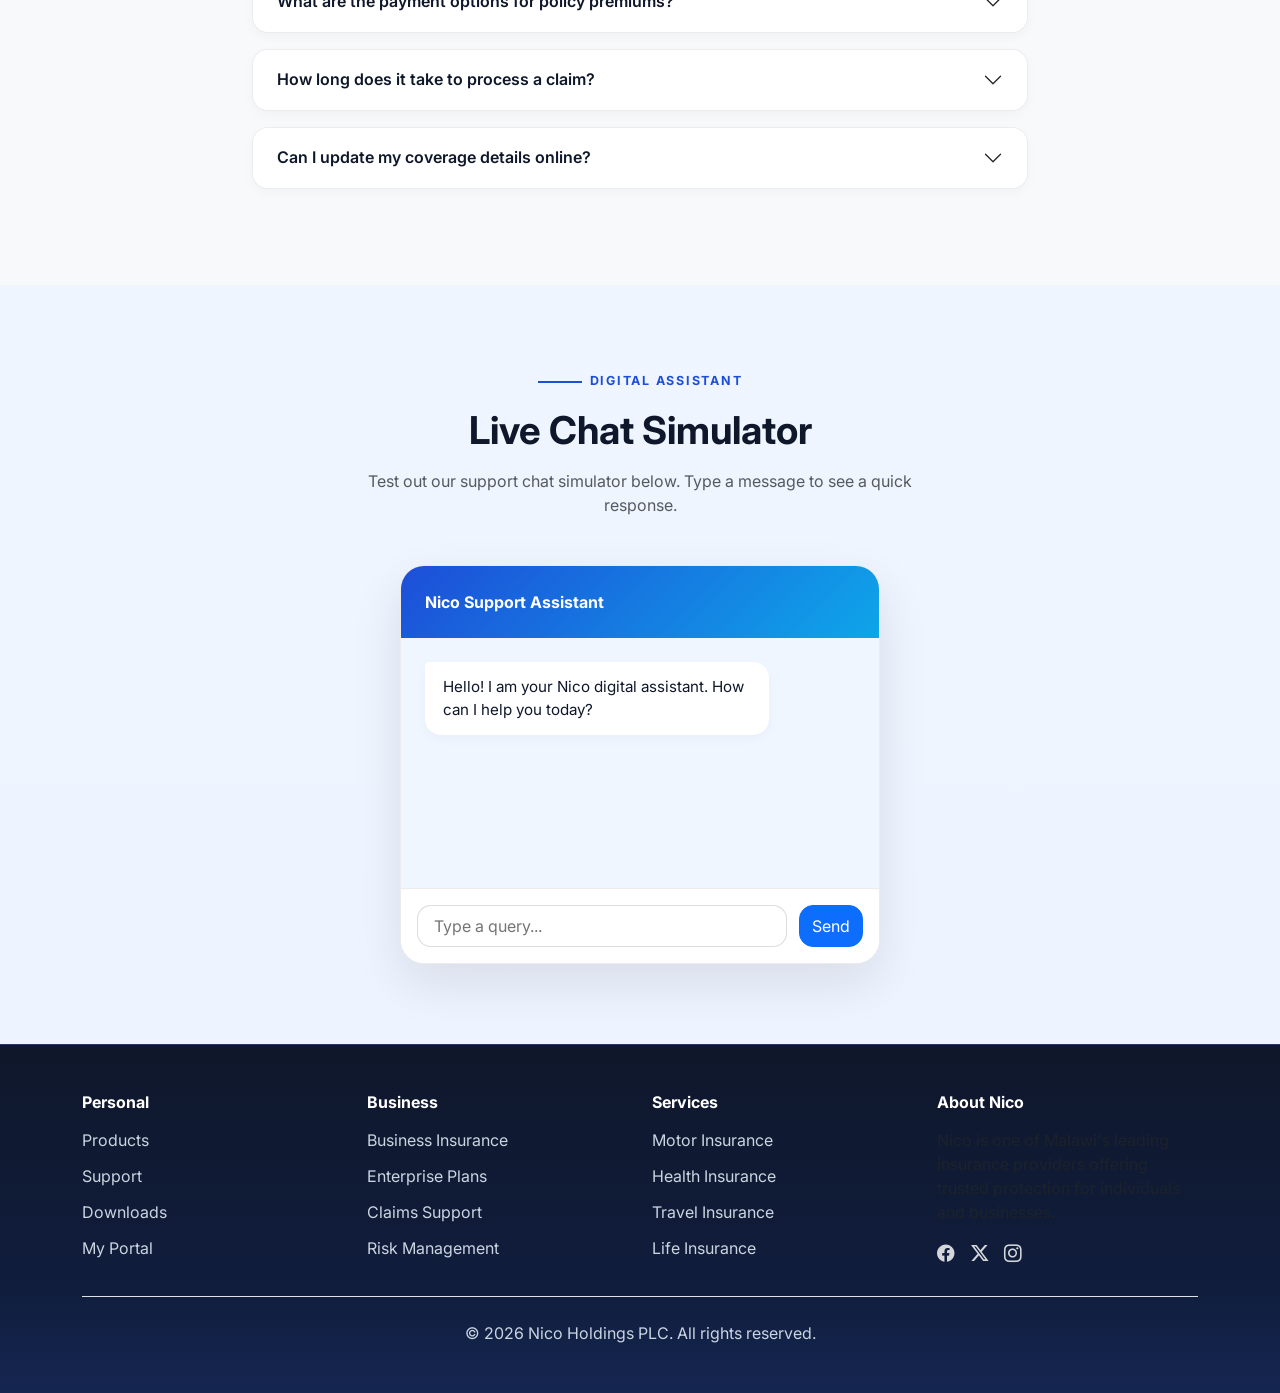
<file: support.html>
<!doctype html>
<html lang="en">
<head>
  <meta charset="utf-8">
  <meta name="viewport" content="width=device-width, initial-scale=1">
  <title>Customer Support & FAQs | Nico Holdings</title>
  <link rel="preconnect" href="https://fonts.googleapis.com">
  <link rel="preconnect" href="https://fonts.gstatic.com" crossorigin>
  <link href="https://fonts.googleapis.com/css2?family=Inter:wght@400;500;600;700&display=swap" rel="stylesheet">
  <link href="https://cdn.jsdelivr.net/npm/bootstrap-icons@1.11.3/font/bootstrap-icons.min.css" rel="stylesheet">
  <link href="https://cdn.jsdelivr.net/npm/bootstrap@5.3.8/dist/css/bootstrap.min.css" rel="stylesheet">
  <link rel="stylesheet" href="style.css">
  <style>
    .page-hero {
      background: linear-gradient(135deg, rgba(29,78,216,0.95), rgba(14,165,233,0.95));
      color: #fff;
      padding: 5rem 0;
      position: relative;
      overflow: hidden;
    }
    .page-hero::after {
      content: '';
      position: absolute;
      inset: 0;
      background: radial-gradient(circle at top left, rgba(255,255,255,0.14), transparent 34%),
                  radial-gradient(circle at bottom right, rgba(255,255,255,0.08), transparent 24%);
      pointer-events: none;
    }
    .page-hero h1 {
      font-size: clamp(2.6rem, 5vw, 4rem);
      font-weight: 800;
      margin-bottom: 1rem;
    }
    .page-hero p {
      max-width: 700px;
      color: rgba(255,255,255,0.92);
      margin-bottom: 1.5rem;
    }
    .page-section {
      padding: 5rem 0;
    }
    .section-header h2 {
      font-size: 2.4rem;
      font-weight: 700;
      margin-bottom: 1rem;
    }
    .support-card {
      background: #fff;
      border-radius: 22px;
      padding: 2.5rem;
      box-shadow: 0 16px 40px rgba(15,23,42,0.06);
      border: 1px solid rgba(15,23,42,0.06);
      height: 100%;
    }
    .support-card h3 {
      font-size: 1.3rem;
      font-weight: 700;
      margin-bottom: 1rem;
      color: var(--primary);
    }
    .support-card p {
      color: #475569;
      line-height: 1.75;
      margin-bottom: 0;
    }
    .chat-widget {
      background: #fff;
      border-radius: 24px;
      box-shadow: 0 20px 50px rgba(15,23,42,0.1);
      border: 1px solid rgba(15,23,42,0.08);
      overflow: hidden;
      max-width: 480px;
      margin: 0 auto;
    }
    .chat-header {
      background: linear-gradient(135deg, var(--primary), var(--secondary));
      color: #fff;
      padding: 1.5rem;
      font-weight: 700;
    }
    .chat-body {
      height: 250px;
      padding: 1.5rem;
      overflow-y: auto;
      background: #eff6ff;
      display: flex;
      flex-direction: column;
      gap: 1rem;
    }
    .chat-bubble {
      padding: 0.85rem 1.1rem;
      border-radius: 16px;
      max-width: 80%;
      font-size: 0.95rem;
      line-height: 1.5;
    }
    .chat-bubble.bot {
      background: #fff;
      color: var(--text);
      align-self: flex-start;
      border-top-left-radius: 4px;
      box-shadow: 0 4px 12px rgba(0,0,0,0.03);
    }
    .chat-bubble.user {
      background: var(--primary);
      color: #fff;
      align-self: flex-end;
      border-top-right-radius: 4px;
      box-shadow: 0 4px 12px rgba(29,78,216,0.15);
    }
    .chat-input-area {
      padding: 1rem;
      background: #fff;
      border-top: 1px solid rgba(15,23,42,0.08);
      display: flex;
      gap: 0.75rem;
    }
    .chat-input-area input {
      flex: 1;
      border: 1px solid rgba(15,23,42,0.15);
      border-radius: 14px;
      padding: 0.5rem 1rem;
      outline: none;
    }
    .chat-input-area input:focus {
      border-color: var(--primary);
    }
    .chat-input-area button {
      border-radius: 14px;
    }
    .faq-accordion .accordion-item {
      border-radius: 16px;
      overflow: hidden;
      border: 1px solid rgba(15,23,42,0.08);
      margin-bottom: 1rem;
      box-shadow: 0 4px 12px rgba(15,23,42,0.03);
    }
    .faq-accordion .accordion-button {
      font-weight: 600;
      color: var(--text);
      padding: 1.25rem 1.5rem;
    }
    .faq-accordion .accordion-button:not(.collapsed) {
      background-color: var(--surface-soft);
      color: var(--primary);
      box-shadow: none;
    }
    .faq-accordion .accordion-body {
      padding: 1.5rem;
      color: #475569;
      line-height: 1.8;
    }
    @media (max-width: 767px) {
      .page-hero { padding: 3rem 0; }
    }
  </style>
</head>
<body>
  <header class="sticky-top">
    <nav class="navbar navbar-expand-lg glass-nav px-3 px-lg-5">
      <div class="container-fluid px-0">
        <a class="navbar-brand fw-bold" href="index.html">Nico</a>
        <button class="navbar-toggler" type="button" data-bs-toggle="collapse" data-bs-target="#mainNav" aria-controls="mainNav" aria-expanded="false" aria-label="Toggle navigation">
          <span class="navbar-toggler-icon"></span>
        </button>
        <div class="collapse navbar-collapse" id="mainNav" data-bs-auto-close="false">
          <ul class="navbar-nav me-auto mb-2 mb-lg-0 mx-lg-4">
            <li class="nav-item"><a class="nav-link" href="index.html">Home</a></li>
            <li class="nav-item"><a class="nav-link" href="about.html">About Us</a></li>
            <li class="nav-item"><a class="nav-link" href="business.html">Our Business</a></li>
            <li class="nav-item"><a class="nav-link" href="investors.html">Investor Relations</a></li>
            <li class="nav-item"><a class="nav-link" href="opportunities.html">Opportunities</a></li>
            <li class="nav-item"><a class="nav-link" href="forms.html">Forms</a></li>
            <li class="nav-item"><a class="nav-link" href="media.html">Media</a></li>
            <li class="nav-item"><a class="nav-link" href="contact.html">Contact Us</a></li>
          </ul>
        </div>
        <div class="nav-icons d-flex align-items-center gap-3 ms-auto">
          <a href="https://www.facebook.com/" target="_blank" class="icon-link">
            <i class="bi bi-facebook"></i>
          </a>
          <a href="https://x.com/" target="_blank" class="icon-link">
            <i class="bi bi-twitter-x"></i>
          </a>
          <a href="https://www.instagram.com/" target="_blank" class="icon-link">
            <i class="bi bi-instagram"></i>
          </a>
        </div>
      </div>
    </nav>
    <div class="top-info-bar px-3 px-lg-5">
      <div class="container-fluid px-0 d-flex flex-column flex-md-row align-items-center justify-content-start gap-3 py-2">
        <div class="d-flex align-items-center gap-2 text-primary fw-semibold text-uppercase small">
          <img src="images/company%20logo/company%20logo%20.png" alt="Nico" class="top-logo">
          <span>Nico</span>
        </div>
        <div class="d-flex flex-wrap gap-3 ms-3 ms-md-4">
          <div class="dropdown">
            <a class="dropdown-toggle nav-link text-dark fw-semibold" href="products.html">Products</a>
            <ul class="dropdown-menu">
              <li><a class="dropdown-item" href="products.html#personal">Personal Banking</a></li>
              <li><a class="dropdown-item" href="products.html#business">Business Banking</a></li>
              <li><a class="dropdown-item" href="products.html#loans">Loans</a></li>
            </ul>
          </div>
          <div class="dropdown">
            <a class="dropdown-toggle nav-link text-dark fw-semibold active" href="support.html">Support</a>
            <ul class="dropdown-menu">
              <li><a class="dropdown-item" href="support.html#help">Help Center</a></li>
              <li><a class="dropdown-item" href="support.html#faq">FAQs</a></li>
              <li><a class="dropdown-item" href="support.html#chat">Live Chat</a></li>
            </ul>
          </div>
          <div class="dropdown">
            <a class="dropdown-toggle nav-link text-dark fw-semibold" href="downloads.html">Downloads</a>
            <ul class="dropdown-menu">
              <li><a class="dropdown-item" href="downloads.html#app">Mobile App</a></li>
              <li><a class="dropdown-item" href="downloads.html#forms">Forms PDF</a></li>
              <li><a class="dropdown-item" href="downloads.html#reports">Reports</a></li>
            </ul>
          </div>
          <div class="dropdown">
            <a class="dropdown-toggle nav-link text-dark fw-semibold" href="portal.html">My Portal</a>
            <ul class="dropdown-menu">
              <li><a class="dropdown-item" href="portal.html#login">Login</a></li>
              <li><a class="dropdown-item" href="portal.html#register">Register</a></li>
              <li><a class="dropdown-item" href="portal.html#dashboard">Dashboard</a></li>
            </ul>
          </div>
        </div>
      </div>
    </div>
  </header>

  <main>
    <section class="page-hero">
      <div class="container">
        <span class="badge bg-white text-primary mb-3">Here to Help</span>
        <h1>Support & FAQs Center</h1>
        <p>Find answers to common questions about your policy, reach out to our helpdesk, or interact with our chat system.</p>
      </div>
    </section>

    <!-- HELP CENTER -->
    <section id="help" class="page-section">
      <div class="container">
        <div class="section-header text-center mb-5">
          <p class="section-label">Get in touch</p>
          <h2>Help Channels</h2>
          <p class="text-muted mx-auto" style="max-width: 600px;">Connect with our support team directly via email, phone hotlines, or visit our branches.</p>
        </div>

        <div class="row g-4 justify-content-center">
          <div class="col-md-4">
            <div class="support-card text-center">
              <h3>24/7 Telephone Support</h3>
              <p class="mb-3">Reach out to our customer care center anytime for immediate assistance.</p>
              <p class="fw-bold text-primary">+265 1 234 567</p>
            </div>
          </div>
          <div class="col-md-4">
            <div class="support-card text-center">
              <h3>Email Assistance</h3>
              <p class="mb-3">Submit policy queries or submit details about a claim to our inbox.</p>
              <p class="fw-bold text-primary">support@nicoinsurance.com</p>
            </div>
          </div>
          <div class="col-md-4">
            <div class="support-card text-center">
              <h3>Visit a Branch</h3>
              <p class="mb-3">Walk into our head office or regional branches for direct face-to-face services.</p>
              <p class="fw-bold text-primary">123 Nico Avenue, Lilongwe</p>
            </div>
          </div>
        </div>
      </div>
    </section>

    <!-- FAQS ACCORDION -->
    <section id="faq" class="page-section bg-light">
      <div class="container" style="max-width: 800px;">
        <div class="section-header text-center mb-5">
          <p class="section-label">Common Questions</p>
          <h2>Frequently Asked Questions</h2>
          <p class="text-muted">Find quick answers to common questions regarding policies, claims, updates, and portals.</p>
        </div>

        <div class="accordion faq-accordion" id="faqAccordion">
          <div class="accordion-item">
            <h2 class="accordion-header" id="headingOne">
              <button class="accordion-button" type="button" data-bs-toggle="collapse" data-bs-target="#collapseOne" aria-expanded="true" aria-controls="collapseOne">
                How do I register a claim?
              </button>
            </h2>
            <div id="collapseOne" class="accordion-collapse collapse show" aria-labelledby="headingOne" data-bs-parent="#faqAccordion">
              <div class="accordion-body">
                To register a claim, download the appropriate claim form from our Downloads section, complete all required fields, attach supporting documents (e.g. police reports, invoices), and submit them to claims@nicoinsurance.com or visit any Nico office.
              </div>
            </div>
          </div>

          <div class="accordion-item">
            <h2 class="accordion-header" id="headingTwo">
              <button class="accordion-button collapsed" type="button" data-bs-toggle="collapse" data-bs-target="#collapseTwo" aria-expanded="false" aria-controls="collapseTwo">
                What are the payment options for policy premiums?
              </button>
            </h2>
            <div id="collapseTwo" class="accordion-collapse collapse" aria-labelledby="headingTwo" data-bs-parent="#faqAccordion">
              <div class="accordion-body">
                We accept bank transfers, credit/debit card payments via our online portal, direct debit orders, and mobile money services (Airtel Money and TNM Mpamba).
              </div>
            </div>
          </div>

          <div class="accordion-item">
            <h2 class="accordion-header" id="headingThree">
              <button class="accordion-button collapsed" type="button" data-bs-toggle="collapse" data-bs-target="#collapseThree" aria-expanded="false" aria-controls="collapseThree">
                How long does it take to process a claim?
              </button>
            </h2>
            <div id="collapseThree" class="accordion-collapse collapse" aria-labelledby="headingThree" data-bs-parent="#faqAccordion">
              <div class="accordion-body">
                Standard claims are reviewed and processed within 5 to 10 working days after receipt of all required supporting documentation. Complex commercial claims may require additional inspection time.
              </div>
            </div>
          </div>

          <div class="accordion-item">
            <h2 class="accordion-header" id="headingFour">
              <button class="accordion-button collapsed" type="button" data-bs-toggle="collapse" data-bs-target="#collapseFour" aria-expanded="false" aria-controls="collapseFour">
                Can I update my coverage details online?
              </button>
            </h2>
            <div id="collapseFour" class="accordion-collapse collapse" aria-labelledby="headingFour" data-bs-parent="#faqAccordion">
              <div class="accordion-body">
                Yes, logged-in users can update address listings, add beneficiaries, and adjust specific coverage limits inside their Portal dashboard. Alternatively, you can download a Policy Update Form.
              </div>
            </div>
          </div>
        </div>
      </div>
    </section>

    <!-- LIVE CHAT -->
    <section id="chat" class="page-section">
      <div class="container">
        <div class="section-header text-center mb-5">
          <p class="section-label">Digital Assistant</p>
          <h2>Live Chat Simulator</h2>
          <p class="text-muted mx-auto" style="max-width: 600px;">Test out our support chat simulator below. Type a message to see a quick response.</p>
        </div>

        <div class="chat-widget">
          <div class="chat-header">
            <span>Nico Support Assistant</span>
          </div>
          <div class="chat-body" id="chatBody">
            <div class="chat-bubble bot">
              Hello! I am your Nico digital assistant. How can I help you today?
            </div>
          </div>
          <div class="chat-input-area">
            <input type="text" id="chatInput" placeholder="Type a query...">
            <button class="btn btn-primary" onclick="sendSimulatedMessage()">Send</button>
          </div>
        </div>
      </div>
    </section>
  </main>

  <footer class="footer py-5">
    <div class="container">
      <div class="row gy-4">
        <div class="col-md-3">
          <h6 class="text-white fw-bold mb-3">Personal</h6>
          <ul class="list-unstyled mb-0">
            <li><a href="products.html#personal">Products</a></li>
            <li><a href="support.html">Support</a></li>
            <li><a href="downloads.html">Downloads</a></li>
            <li><a href="portal.html">My Portal</a></li>
          </ul>
        </div>
        <div class="col-md-3">
          <h6 class="text-white fw-bold mb-3">Business</h6>
          <ul class="list-unstyled mb-0">
            <li><a href="business.html">Business Insurance</a></li>
            <li><a href="products.html#business">Enterprise Plans</a></li>
            <li><a href="support.html">Claims Support</a></li>
            <li><a href="business.html">Risk Management</a></li>
          </ul>
        </div>
        <div class="col-md-3">
          <h6 class="text-white fw-bold mb-3">Services</h6>
          <ul class="list-unstyled mb-0">
            <li><a href="index.html#services">Motor Insurance</a></li>
            <li><a href="index.html#services">Health Insurance</a></li>
            <li><a href="index.html#services">Travel Insurance</a></li>
            <li><a href="index.html#services">Life Insurance</a></li>
          </ul>
        </div>
        <div class="col-md-3">
          <h6 class="text-white fw-bold mb-3">About Nico</h6>
          <p class="text-muted">Nico is one of Malawi's leading insurance providers offering trusted protection for individuals and businesses.</p>
          <div class="d-flex gap-3 mt-3">
            <a href="#" class="icon-link"><i class="bi bi-facebook"></i></a>
            <a href="#" class="icon-link"><i class="bi bi-twitter-x"></i></a>
            <a href="#" class="icon-link"><i class="bi bi-instagram"></i></a>
          </div>
        </div>
      </div>
      <div class="text-center pt-4 mt-4 border-top border-white-10">
        <p class="mb-0">© 2026 Nico Holdings PLC. All rights reserved.</p>
      </div>
    </div>
  </footer>

  <script src="https://cdn.jsdelivr.net/npm/bootstrap@5.3.8/dist/js/bootstrap.bundle.min.js"></script>
  <script src="script.js"></script>
  <script>
    function sendSimulatedMessage() {
      const input = document.getElementById('chatInput');
      const text = input.value.trim();
      if (!text) return;
      
      const chatBody = document.getElementById('chatBody');
      
      // User bubble
      const userBubble = document.createElement('div');
      userBubble.className = 'chat-bubble user';
      userBubble.textContent = text;
      chatBody.appendChild(userBubble);
      
      input.value = '';
      chatBody.scrollTop = chatBody.scrollHeight;
      
      // Simulated Bot bubble
      setTimeout(() => {
        const botBubble = document.createElement('div');
        botBubble.className = 'chat-bubble bot';
        
        const normalized = text.toLowerCase();
        if (normalized.includes('claim')) {
          botBubble.textContent = "To claim, fill out the Claim Form under our Downloads page.";
        } else if (normalized.includes('portal') || normalized.includes('login')) {
          botBubble.textContent = "You can login or register your account in 'My Portal' at portal.html.";
        } else if (normalized.includes('phone') || normalized.includes('call') || normalized.includes('contact')) {
          botBubble.textContent = "You can call our hotline at +265 1 234 567 or email support@nicoinsurance.com.";
        } else {
          botBubble.textContent = "Thanks for testing! For customized queries, please contact our help desk directly.";
        }
        
        chatBody.appendChild(botBubble);
        chatBody.scrollTop = chatBody.scrollHeight;
      }, 750);
    }
    
    // Allow enter key press to send message
    document.getElementById('chatInput').addEventListener('keypress', function(e) {
      if (e.key === 'Enter') {
        sendSimulatedMessage();
      }
    });
  </script>
</body>
</html>
</file>
<file: style.css>
:root {
  --primary: #1d4ed8;
  --primary-dark: #1e40af;
  --primary-soft: #bfdbfe;
  --secondary: #0ea5e9;
  --bg: #e8f1ff;
  --card: #ffffff;
  --text: #0f172a;
  --muted: #475569;
  --border: #cfe4ff;
  --surface-soft: #eff6ff;
  --nav-bg: #0f3dcc;
  --nav-surface: rgba(15, 61, 204, 0.96);
  --hero-overlay: rgba(9, 30, 66, 0.45);
}

* {
  box-sizing: border-box;
}

body {
  margin: 0;
  min-height: 100vh;
  background: linear-gradient(180deg, #f2f7ff 0%, #eef4ff 100%);
  color: var(--text);
  font-family: "Inter", "Segoe UI", sans-serif;
}

a {
  color: var(--primary);
}

a:hover,
a:focus {
  color: var(--primary-dark);
  text-decoration: none;
}

.glass-nav {
  background: var(--nav-surface) !important;
  backdrop-filter: blur(10px);
  border-bottom: 1px solid rgba(255, 255, 255, 0.18);
  box-shadow: 0 18px 56px rgba(15, 23, 42, 0.16);
}

.navbar-brand {
  color: #ffffff !important;
  font-size: 1.4rem;
  letter-spacing: 0.05em;
}

.navbar-nav .nav-link {
  color: rgba(255, 255, 255, 0.8) !important;
  font-weight: 600;
  text-transform: uppercase;
  letter-spacing: 0.02em;
  position: relative;
  padding-bottom: 6px;
}

.navbar-nav .nav-link::after {
  content: '';
  position: absolute;
  bottom: 0;
  left: 0;
  width: 100%;
  height: 2px;
  background-color: #ffffff;
  transform: scaleX(0);
  transform-origin: right;
  transition: transform 0.3s ease;
}

.navbar-nav .nav-link:hover::after,
.navbar-nav .nav-link.active::after {
  transform: scaleX(1);
  transform-origin: left;
}

.navbar-nav .nav-link:hover,
.navbar-nav .nav-link.active {
  color: #ffffff !important;
}

.icon-link {
  color: rgba(255, 255, 255, 0.82);
  font-size: 1.1rem;
  transition: color 0.25s ease;
}

.icon-link:hover {
  color: #ffffff;
}

.icon-link:hover {
  color: var(--primary);
}

.top-info-bar {
  background: rgba(255, 255, 255, 0.96);
  border-bottom: 1px solid rgba(15, 61, 204, 0.25);
}

.top-info-bar .nav-link,
.top-info-bar .dropdown-toggle {
  color: var(--text) !important;
}

.top-info-bar .nav-link:hover,
.top-info-bar .nav-link:focus,
.top-info-bar .dropdown-toggle:hover,
.top-info-bar .dropdown-toggle:focus {
  color: var(--primary-dark) !important;
}

.top-info-bar .nav-link.active,
.top-info-bar .dropdown-toggle.active {
  color: var(--primary) !important;
  border-bottom: 2px solid var(--primary);
  font-weight: 700;
}

.top-info-bar .top-logo {
  height: 48px;
  width: auto;
  display: block;
  margin-right: 8px;
}

@media (min-width: 992px) {
  .top-info-bar .dropdown:hover .dropdown-menu {
    display: block;
    margin-top: 0;
  }
}



.hero-section {
  position: relative;
  overflow: hidden;
}

.hero-section::before {
  content: '';
  position: absolute;
  inset: 0;
  background: linear-gradient(180deg, rgba(15, 61, 204, 0.42), rgba(15, 61, 204, 0.16));
  pointer-events: none;
}

.hero-slide {
  min-height: 580px;
  background-size: cover;
  background-position: center;
}

.hero-slide-1 {
  background-image: linear-gradient(180deg, rgba(37, 99, 235, 0.36), rgba(37, 99, 235, 0.14)), url('images/top/1.jpeg');
}

.hero-slide-2 {
  background-image: linear-gradient(180deg, rgba(37, 99, 235, 0.36), rgba(37, 99, 235, 0.14)), url('images/top/2.jpeg');
}

.hero-slide-3 {
  background-image: linear-gradient(180deg, rgba(37, 99, 235, 0.36), rgba(37, 99, 235, 0.14)), url('images/top/3.jpeg');
}

.hero-slide-4 {
  background-image: linear-gradient(180deg, rgba(37, 99, 235, 0.36), rgba(37, 99, 235, 0.14)), url('images/top/4.jpeg');
}

.hero-slide-5 {
  background-image: linear-gradient(180deg, rgba(37, 99, 235, 0.36), rgba(37, 99, 235, 0.14)), url('images/top/6.jpg');
}

.hero-overlay {
  position: absolute;
  inset: 0;
  background: linear-gradient(180deg, rgba(15, 23, 42, 0.2), rgba(15, 23, 42, 0.35));
}

.hero-caption {
  position: absolute;
  inset: 0;
  display: flex;
  align-items: center;
  justify-content: center;
  padding: 5rem 2rem;
}

.hero-caption .container {
  max-width: 760px;
  text-align: left;
}

.hero-caption .eyebrow {
  display: inline-block;
  margin-bottom: 1rem;
  color: #ffffff;
  letter-spacing: 0.18em;
  text-transform: uppercase;
  font-size: 0.78rem;
  font-weight: 700;
}

.hero-caption h1 {
  font-size: clamp(2.8rem, 5vw, 4.8rem);
  line-height: 1.02;
  max-width: 700px;
  color: #ffffff;
  text-shadow: 0 24px 48px rgba(0, 0, 0, 0.22);
}

.hero-caption p {
  max-width: 620px;
  color: rgba(255, 255, 255, 0.95);
  font-size: 1.1rem;
  margin: 1.5rem 0 2rem;
  text-shadow: 0 12px 24px rgba(0, 0, 0, 0.12);
}

.hero-actions {
  display: flex;
  flex-wrap: wrap;
  gap: 1rem;
}

.hero-actions .btn {
  min-width: 160px;
  box-shadow: 0 18px 35px rgba(10, 56, 125, 0.18);
}

.hero-actions .btn-primary {
  background: linear-gradient(135deg, var(--primary), var(--secondary));
  border-color: transparent;
}

.hero-actions .btn-primary:hover {
  background: linear-gradient(135deg, #1d4ed8, #0ea5e9);
}

.hero-actions .btn-outline-primary {
  border-color: rgba(255,255,255,0.65);
  color: #ffffff;
}

.hero-actions .btn-outline-primary:hover {
  background: rgba(255,255,255,0.14);
}

.section-header {
  max-width: 740px;
  margin: 0 auto 2rem;
}

.section-label {
  display: inline-flex;
  align-items: center;
  gap: 0.5rem;
  margin-bottom: 1rem;
  color: var(--primary);
  text-transform: uppercase;
  font-weight: 700;
  letter-spacing: 0.14em;
  font-size: 0.78rem;
}

.section-label::before {
  content: '';
  width: 44px;
  height: 2px;
  background: var(--primary);
}

.section-copy {
  max-width: 680px;
}

.service-slider {
  overflow-x: auto;
  overflow-y: hidden;
  padding: 2.5rem 0 3rem 0;
}

.services-section {
  background: linear-gradient(180deg, rgba(59, 130, 246, 0.08), rgba(255, 255, 255, 0.95));
  border-radius: 32px;
  padding: 3.25rem 0 2.5rem 0;
  box-shadow: inset 0 0 0 1px rgba(37, 99, 235, 0.08);
}

.service-track {
  display: flex;
  flex-wrap: nowrap;
  gap: 1.75rem;
  transition: transform 0.65s ease;
  padding: 0 0.5rem;
}

.service-card {
  flex: 0 0 320px;
  flex: 0 0 calc(33.333% - 2rem);
  min-width: 280px;
  border-radius: 26px;
  background-size: cover;
  background-position: center;
  box-shadow: 0 22px 72px rgba(15, 23, 42, 0.12);
  transition: transform 0.35s ease, box-shadow 0.35s ease;
  position: relative;
  overflow: hidden;
  min-height: 360px;
  display: flex;
  flex-direction: column;
  justify-content: flex-end;
}

.service-card::before {
  content: '';
  position: absolute;
  inset: 0;
  background: linear-gradient(180deg, rgba(9, 30, 66, 0.12), rgba(0, 0, 0, 0.5));
  z-index: 0;
}

.service-card:hover {
  transform: translateY(-8px);
  box-shadow: 0 24px 80px rgba(15, 23, 42, 0.14);
}

.service-image {
  position: absolute;
  top: 0;
  left: 0;
  width: 100%;
  height: 100%;
  background-size: cover;
  background-position: center;
  z-index: 0;
}

.service-card-1 .service-image {
  background-image: url('images/bottom/1.jpeg');
}

.service-card-2 .service-image {
  background-image: url('images/bottom/2.jpeg');
}

.service-card-3 .service-image {
  background-image: url('images/bottom/3.jpeg');
}

.service-card-4 .service-image {
  background-image: url('images/bottom/4.jpeg');
}

.service-card-5 .service-image {
  background-image: url('images/bottom/1.jpeg');
}

.service-card-6 .service-image {
  background-image: url('images/bottom/2.jpeg');
}

.service-card::after {
  content: '';
  position: absolute;
  bottom: 0;
  left: 0;
  right: 0;
  height: 180px;
  background: linear-gradient(180deg, rgba(0, 0, 0, 0), rgba(0, 0, 0, 0.8));
  z-index: 1;
}

.service-card i {
  display: none;
}

.service-card h5 {
  margin-bottom: 0.5rem;
  font-weight: 700;
  position: relative;
  z-index: 2;
  color: white;
  font-size: 1.2rem;
}

.service-card p {
  color: rgba(255, 255, 255, 0.94);
  line-height: 1.7;
  position: relative;
  z-index: 2;
  font-size: 0.95rem;
  padding: 0 1.5rem 1.8rem 1.5rem;
}

.news-card {
  border-radius: 24px;
  overflow: hidden;
  position: relative;
  box-shadow: 0 16px 50px rgba(15, 23, 42, 0.14);
  min-height: 330px;
}

.news-section {
  padding: 3rem 0 3.5rem 0;
  background: linear-gradient(180deg, rgba(239, 246, 255, 0.9), rgba(226, 241, 255, 0.98));
}

.news-card img {
  width: 100%;
  height: 100%;
  object-fit: cover;
  display: block;
  transition: transform 0.4s ease;
}

.news-card:hover img {
  transform: scale(1.04);
}

.news-card-overlay {
  position: absolute;
  inset: 0;
  background: linear-gradient(to top, rgba(15, 23, 42, 0.8), rgba(15, 23, 42, 0.12));
}

.news-card h5,
.news-card p {
  color: #ffffff;
}

.news-card .badge {
  background: rgba(37, 99, 235, 0.18);
  color: #ffffff;
  border-radius: 999px;
  font-weight: 600;
}

.footer {
  background: linear-gradient(180deg, #0f172a 0%, #101d3d 70%, #152651 100%);
  color: #cbd5e1;
  border-top: 1px solid rgba(255, 255, 255, 0.08);
}

.footer-list a,
.footer ul li a {
  display: inline-block;
  color: #cbd5e1;
  margin-bottom: 0.75rem;
  text-decoration: none;
  transition: color 0.25s ease, transform 0.25s ease;
}

.footer-list a:hover,
.footer ul li a:hover {
  color: #ffffff;
  transform: translateX(4px);
}


@media (max-width: 991px) {
  .hero-caption {
    padding: 3rem 1.25rem;
  }

  .service-card {
    flex: 0 0 calc(50% - 1rem);
  }
}

@media (max-width: 767px) {
  .hero-caption {
    padding: 2.5rem 1rem;
  }

  .hero-caption h1 {
    font-size: 2.5rem;
  }

  .service-card {
    flex: 0 0 100%;
  }

  .service-track {
    gap: 0.85rem;
  }
}
</file>
